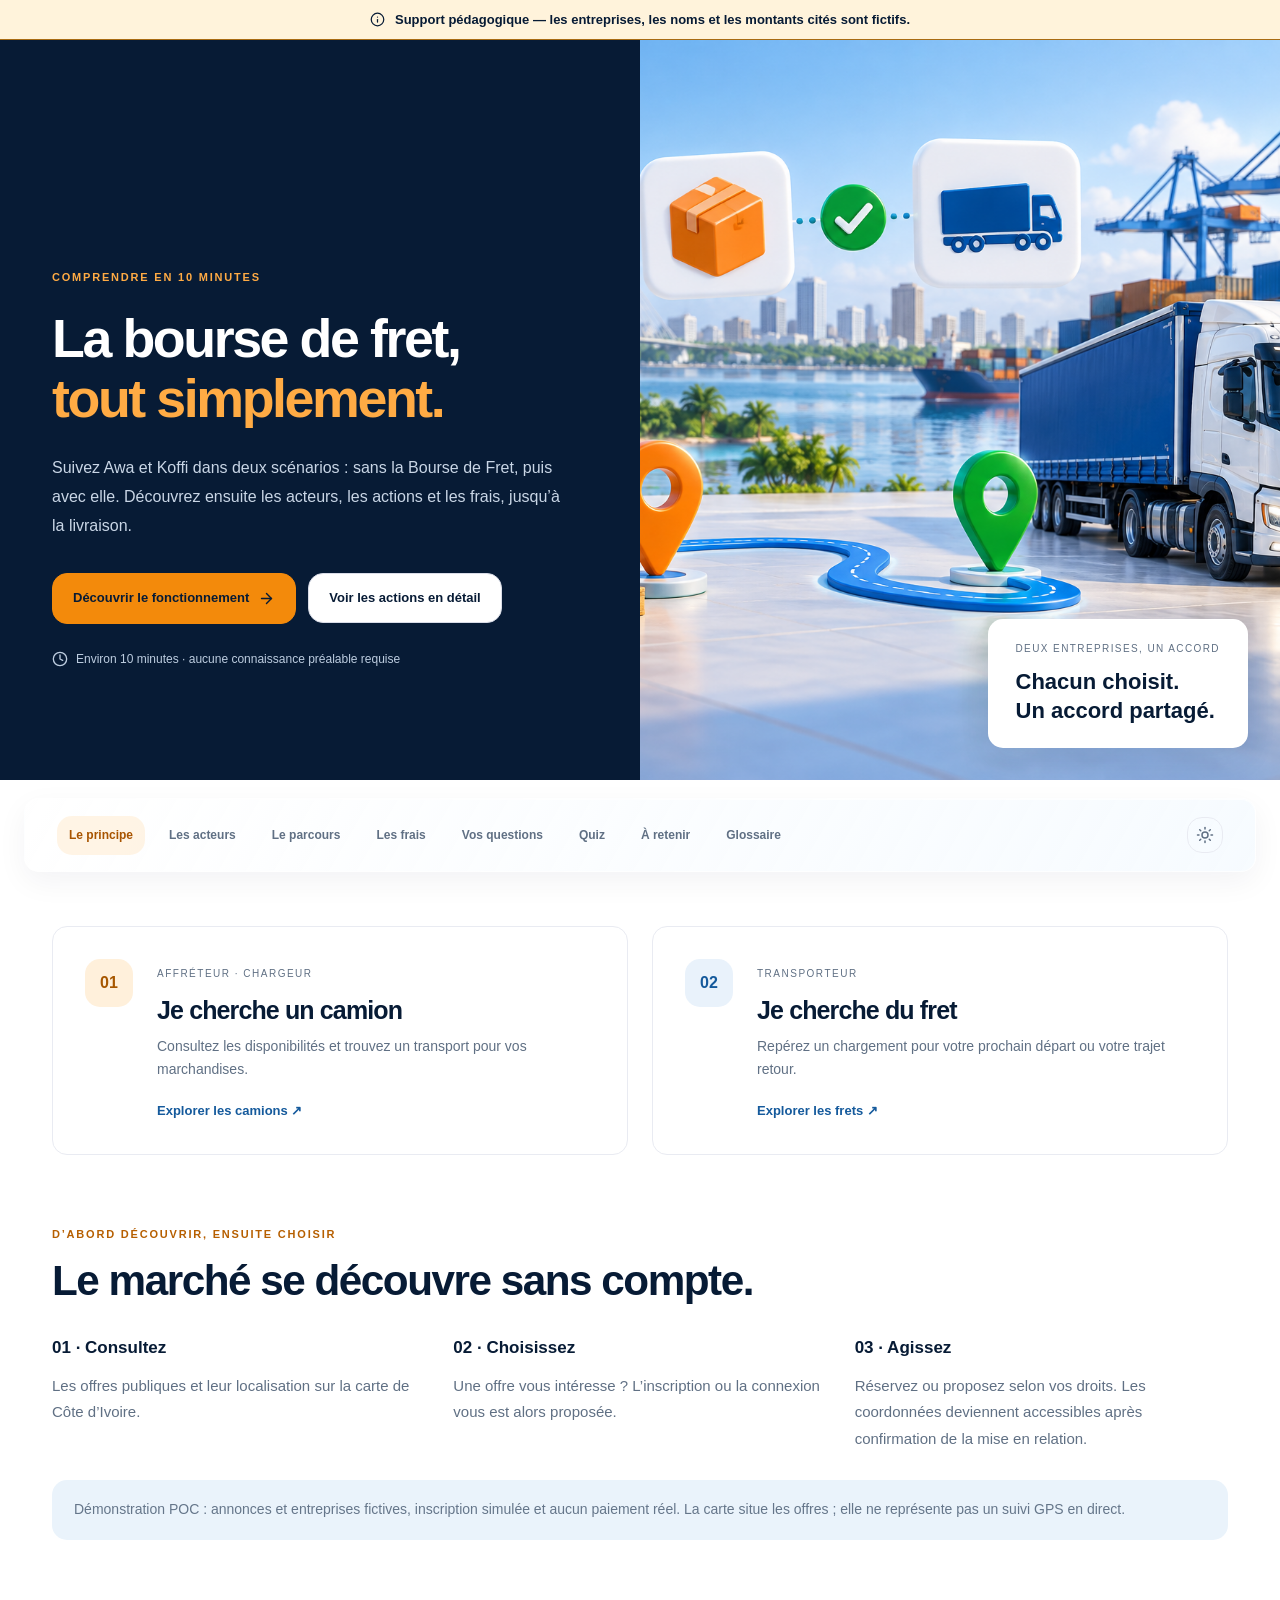
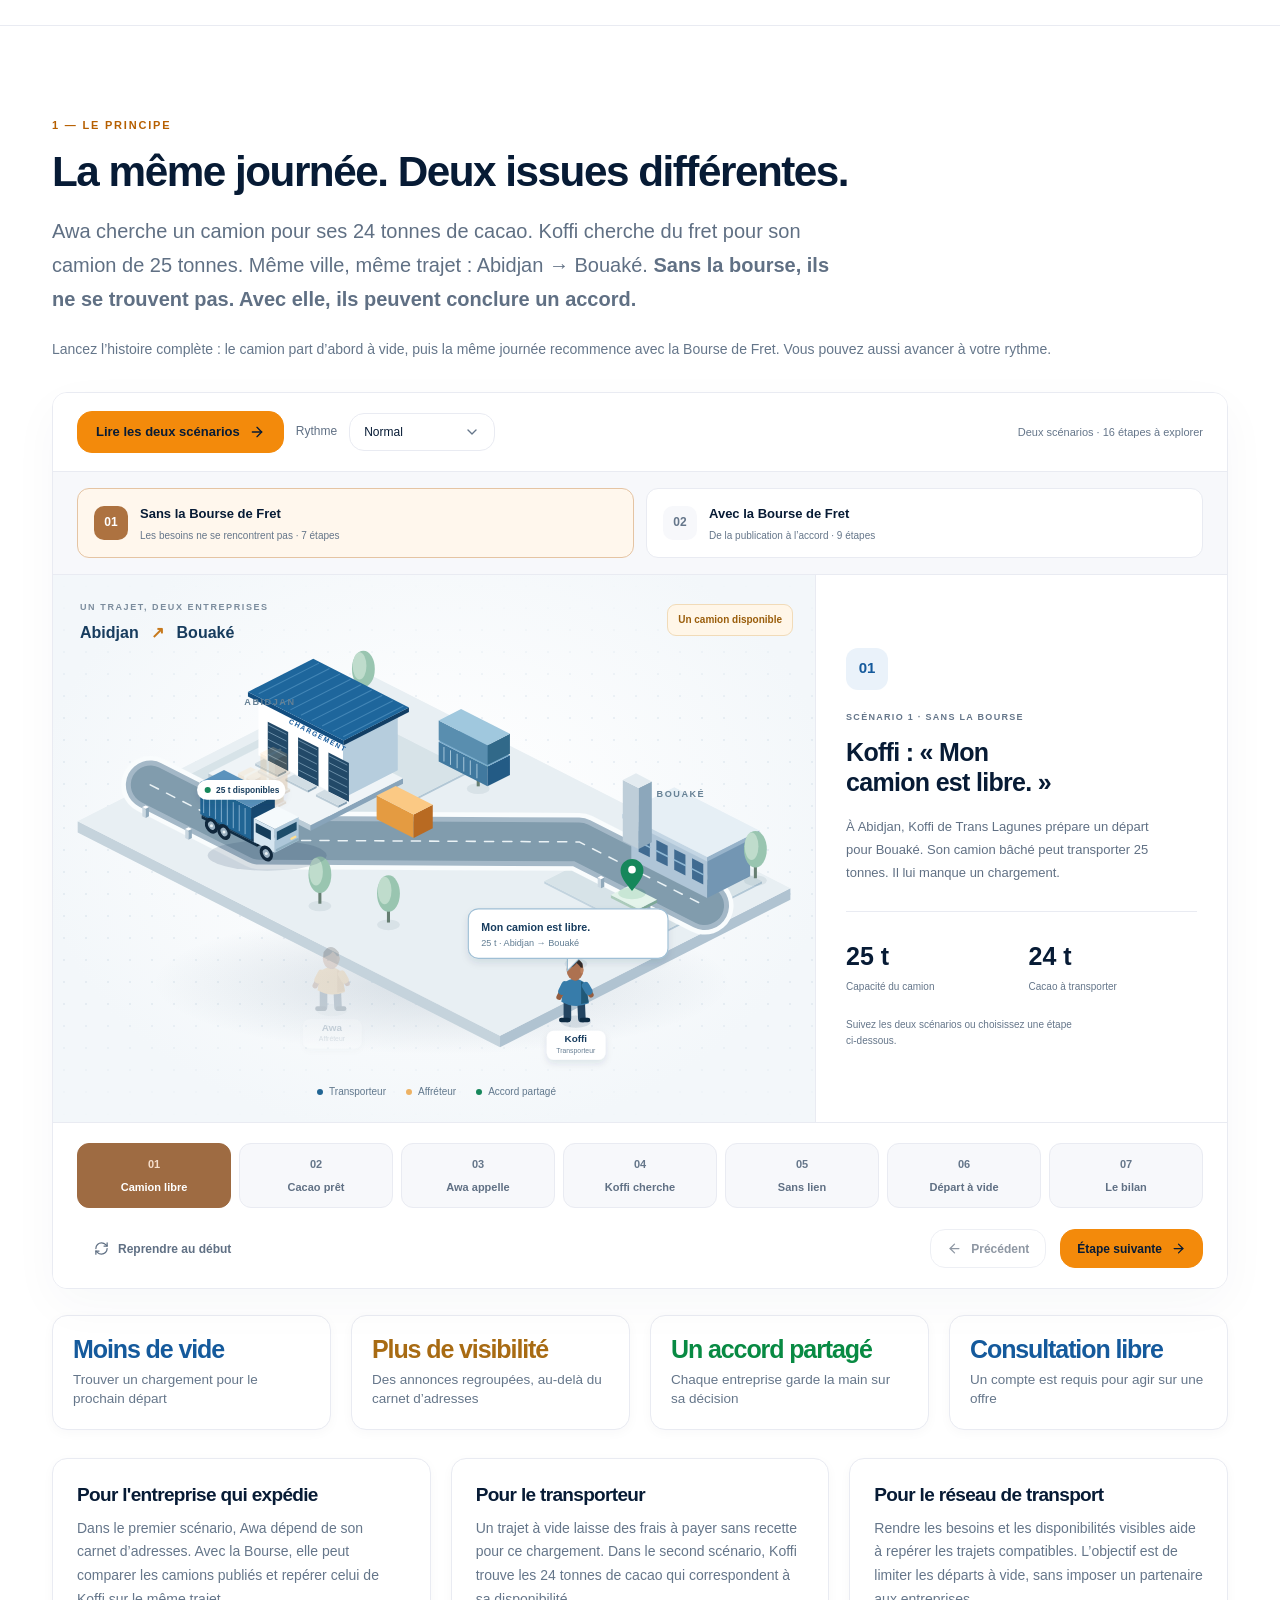
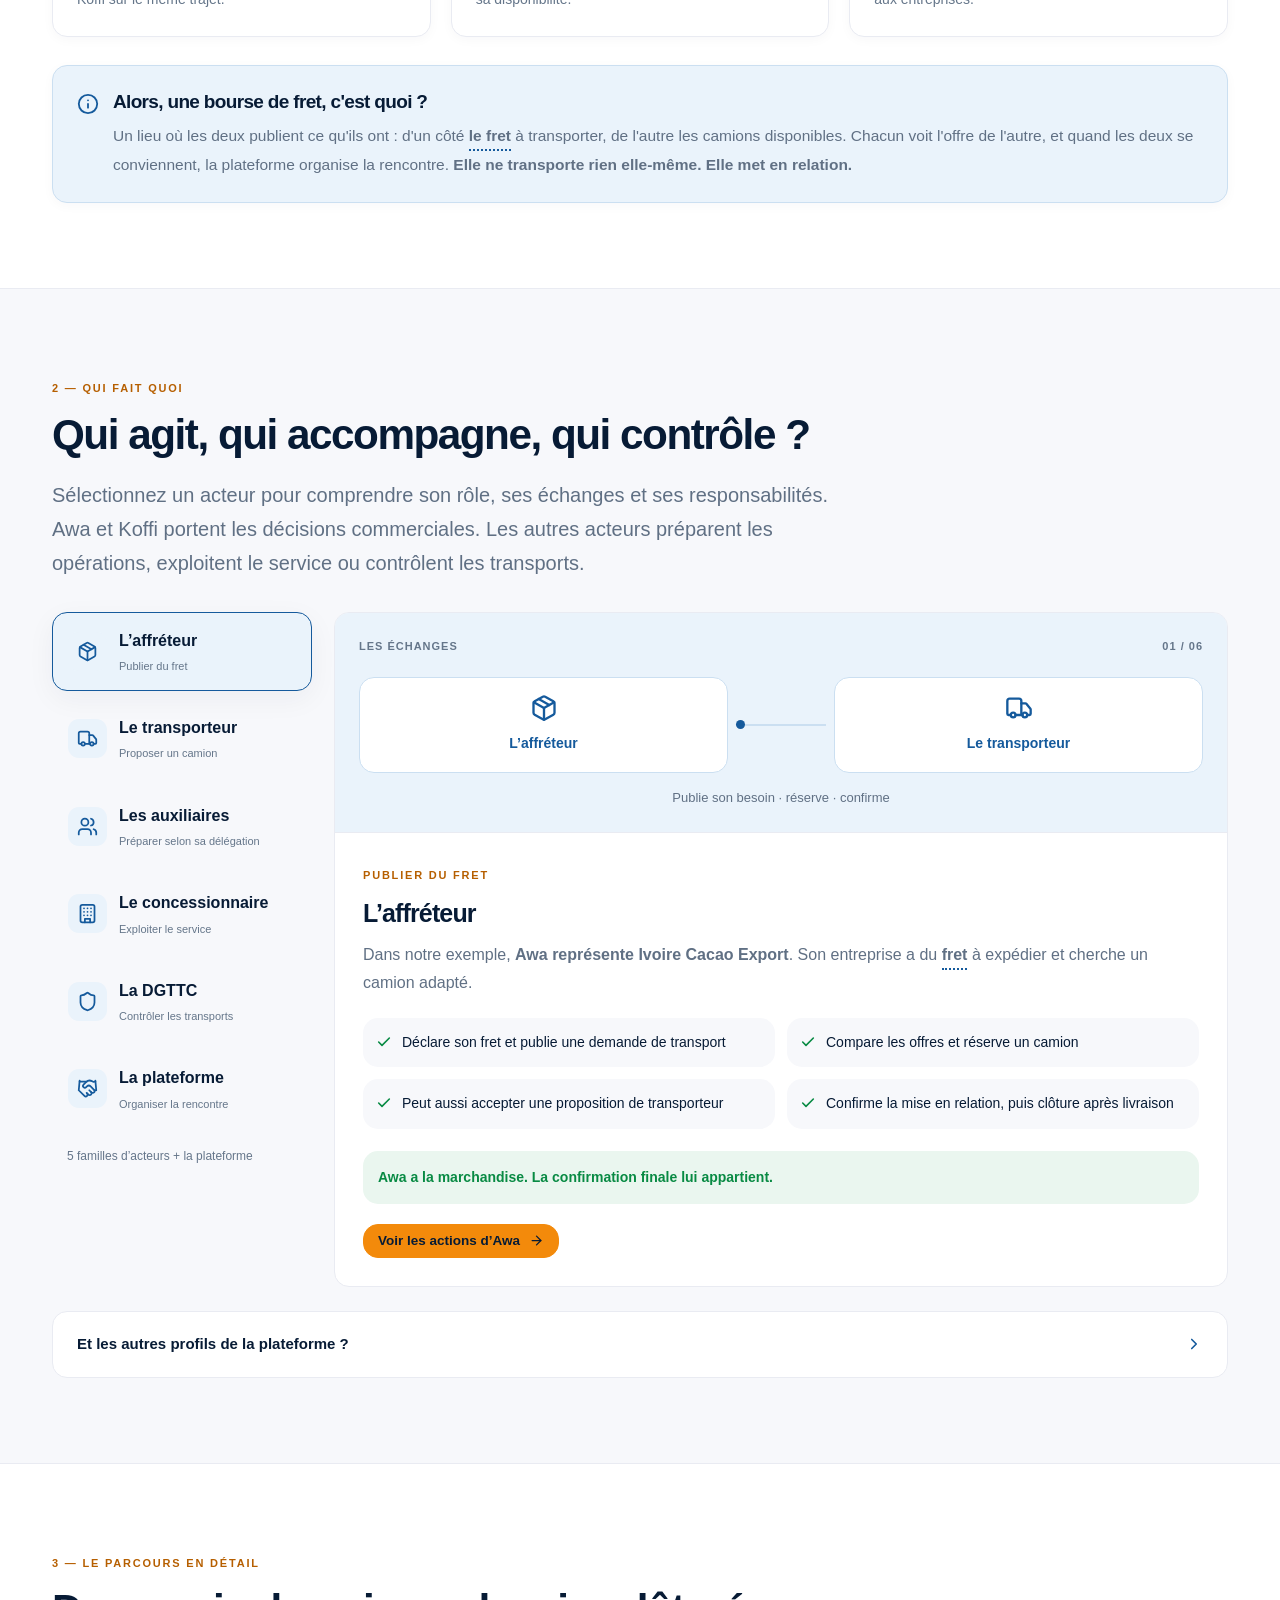
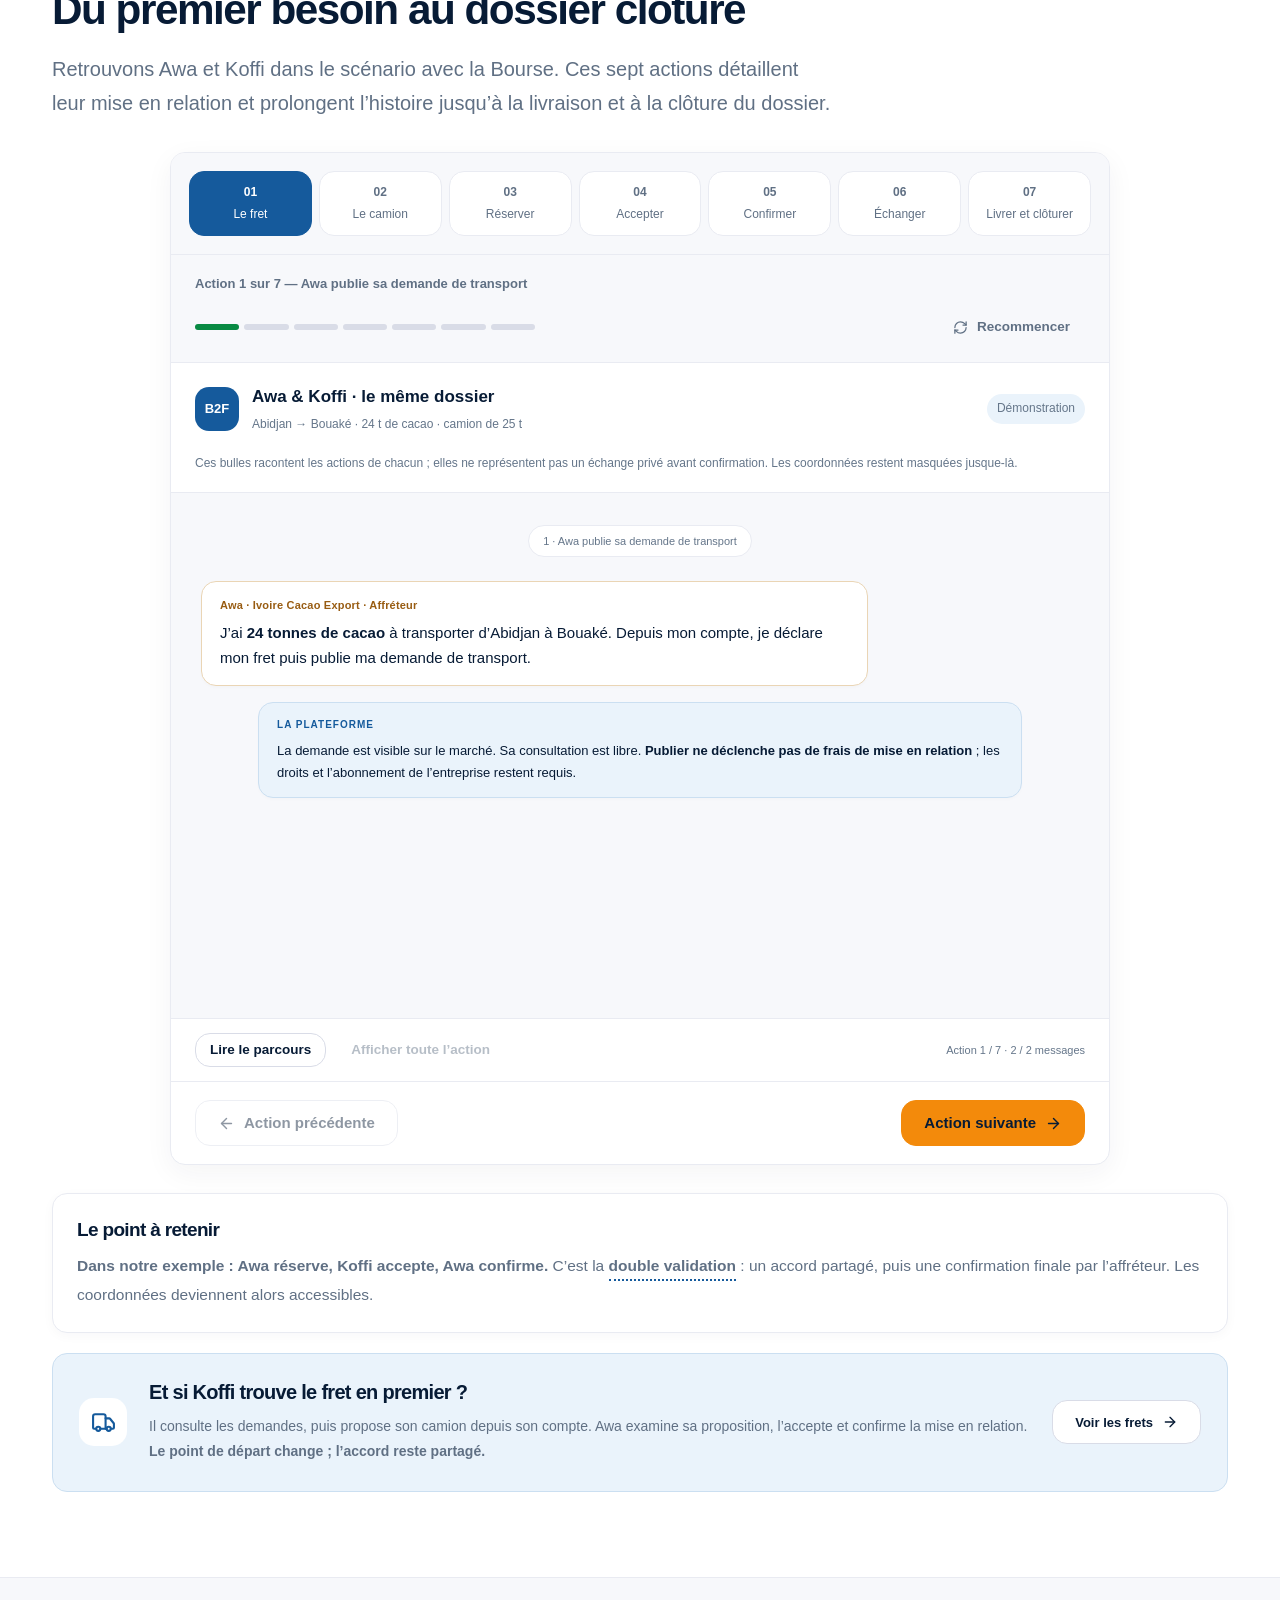
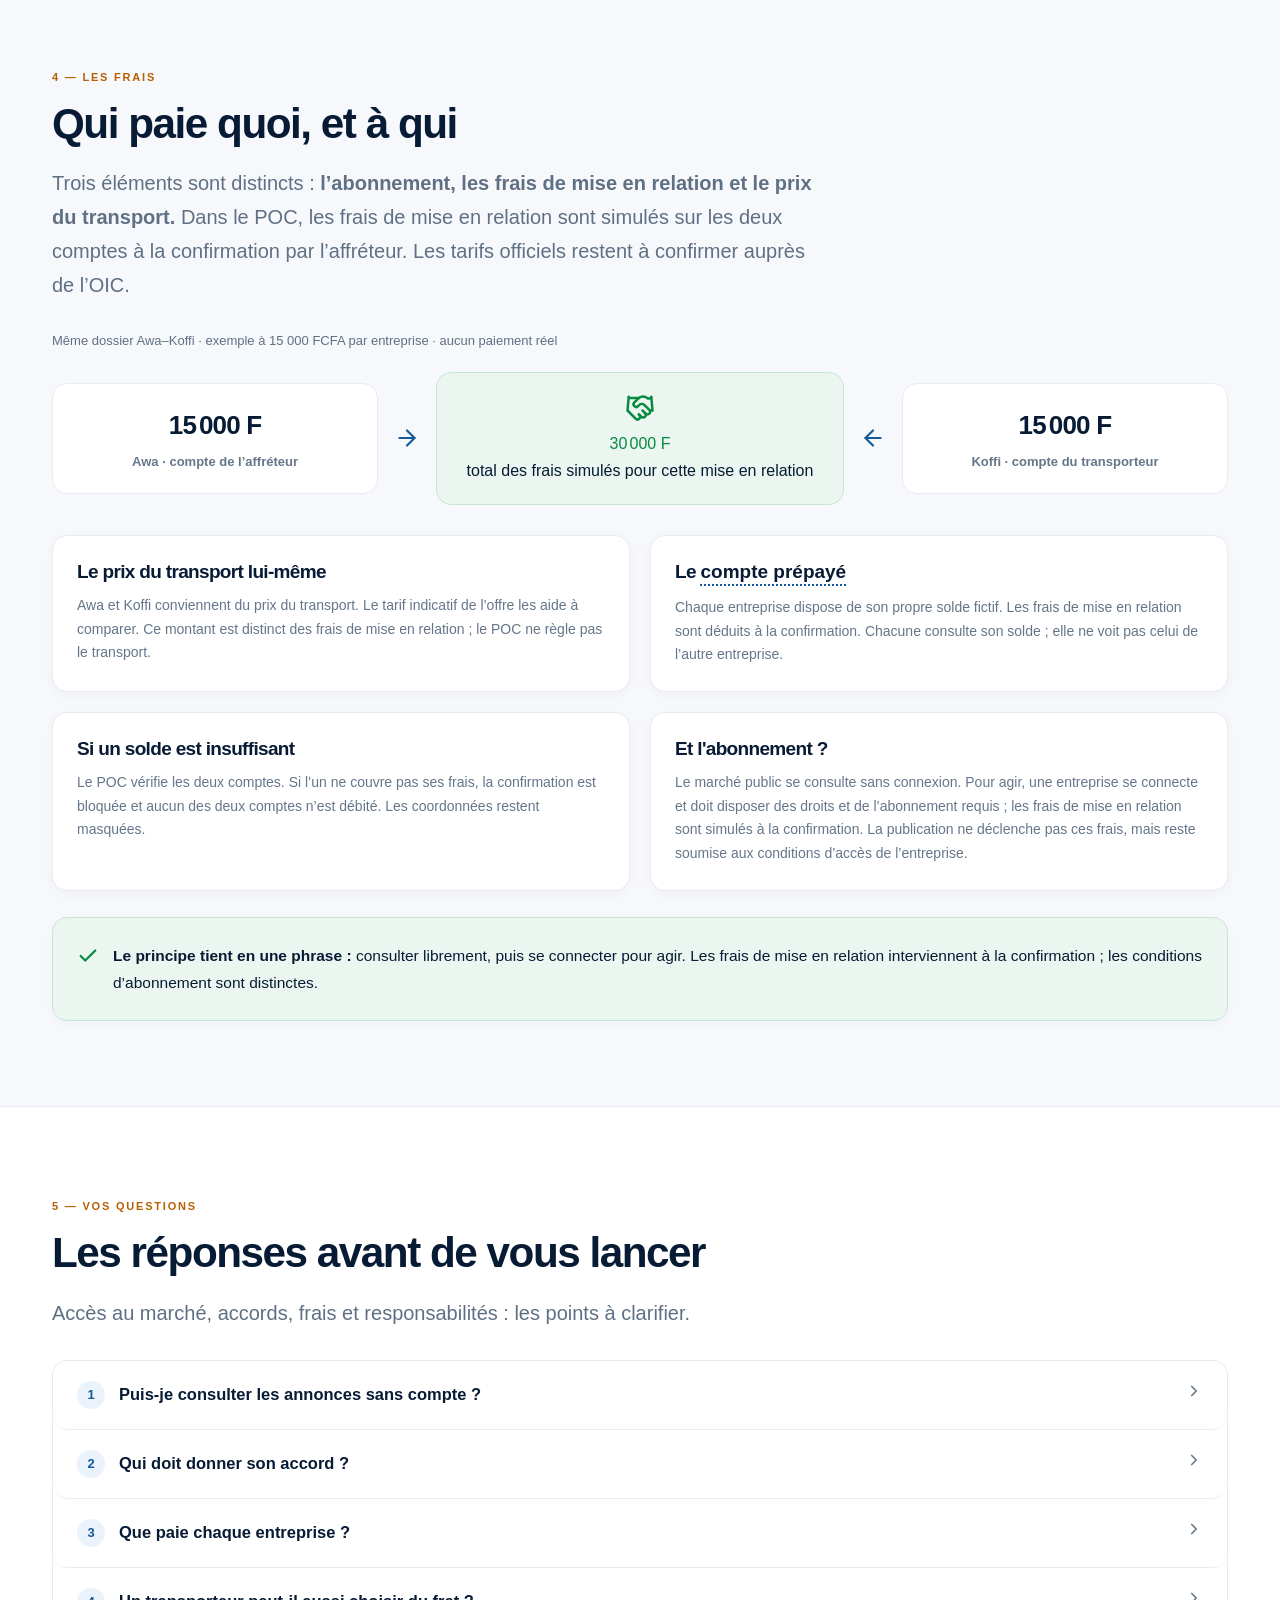
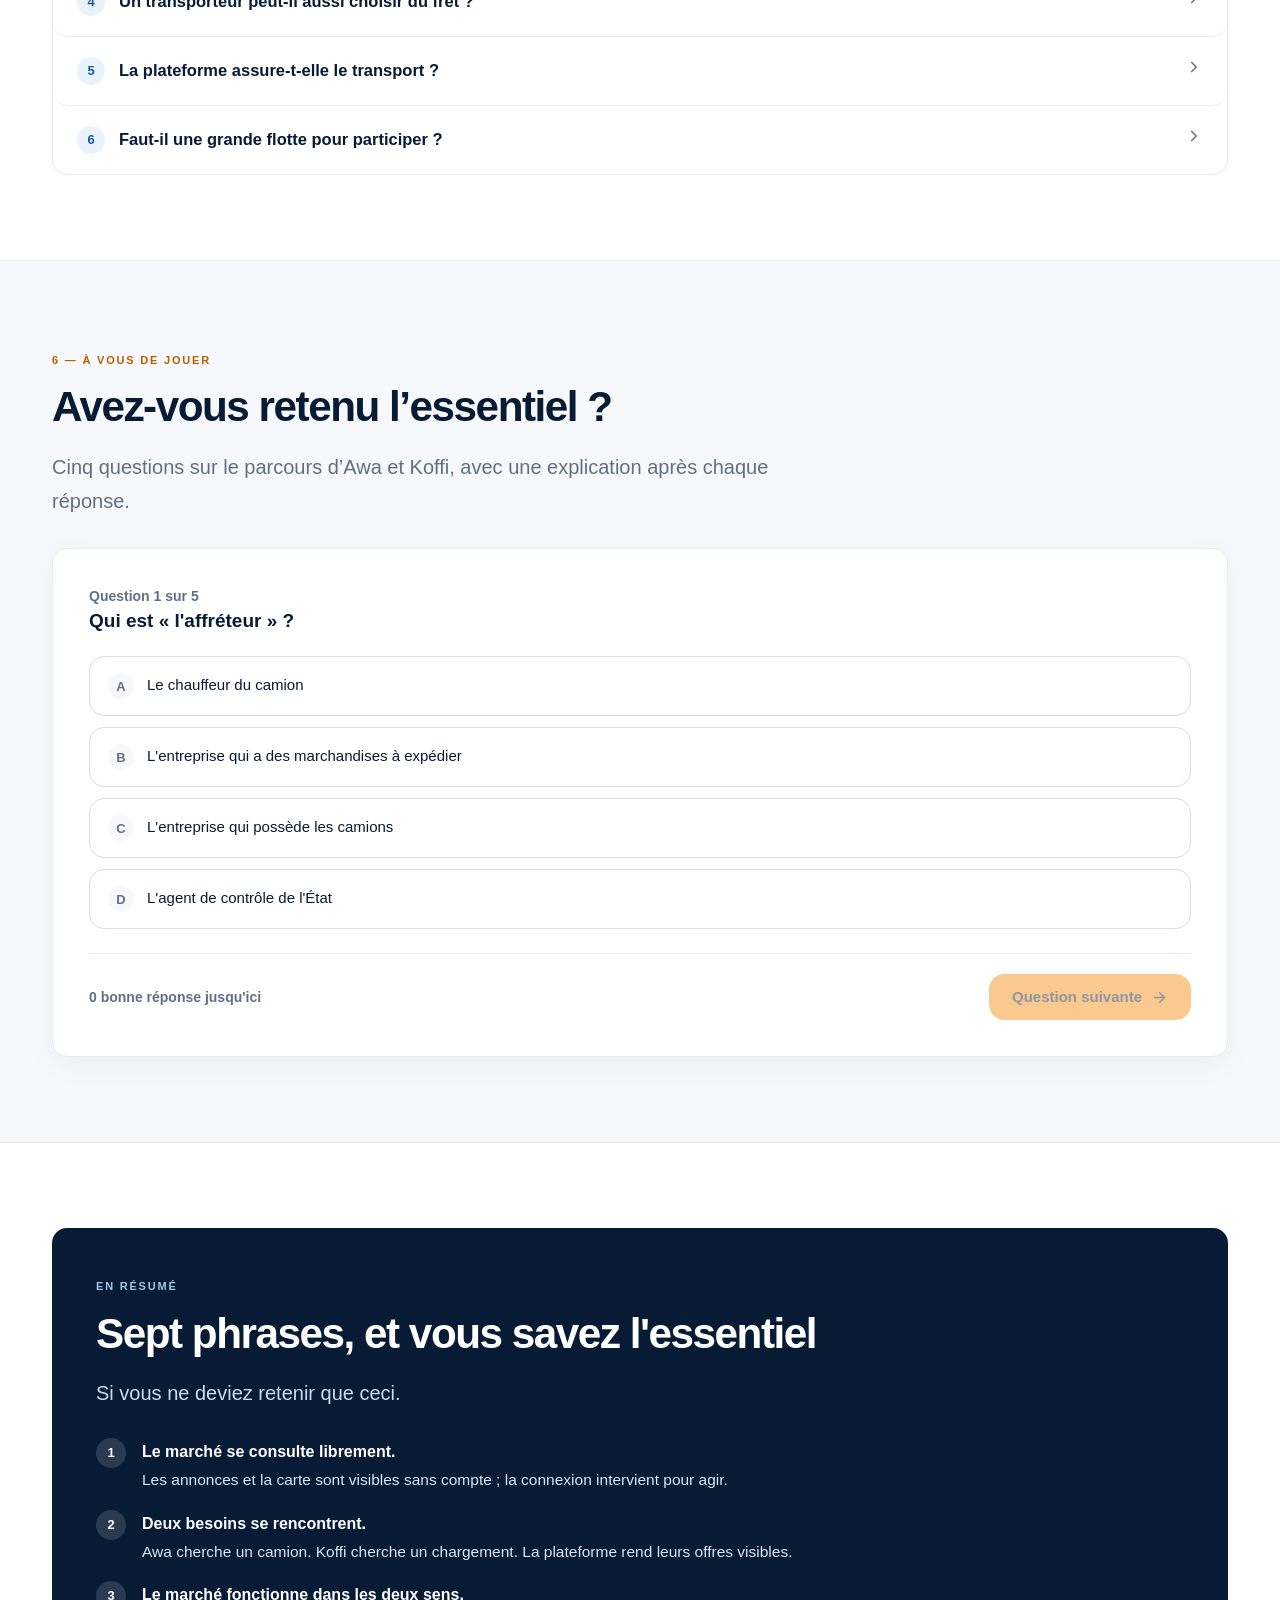
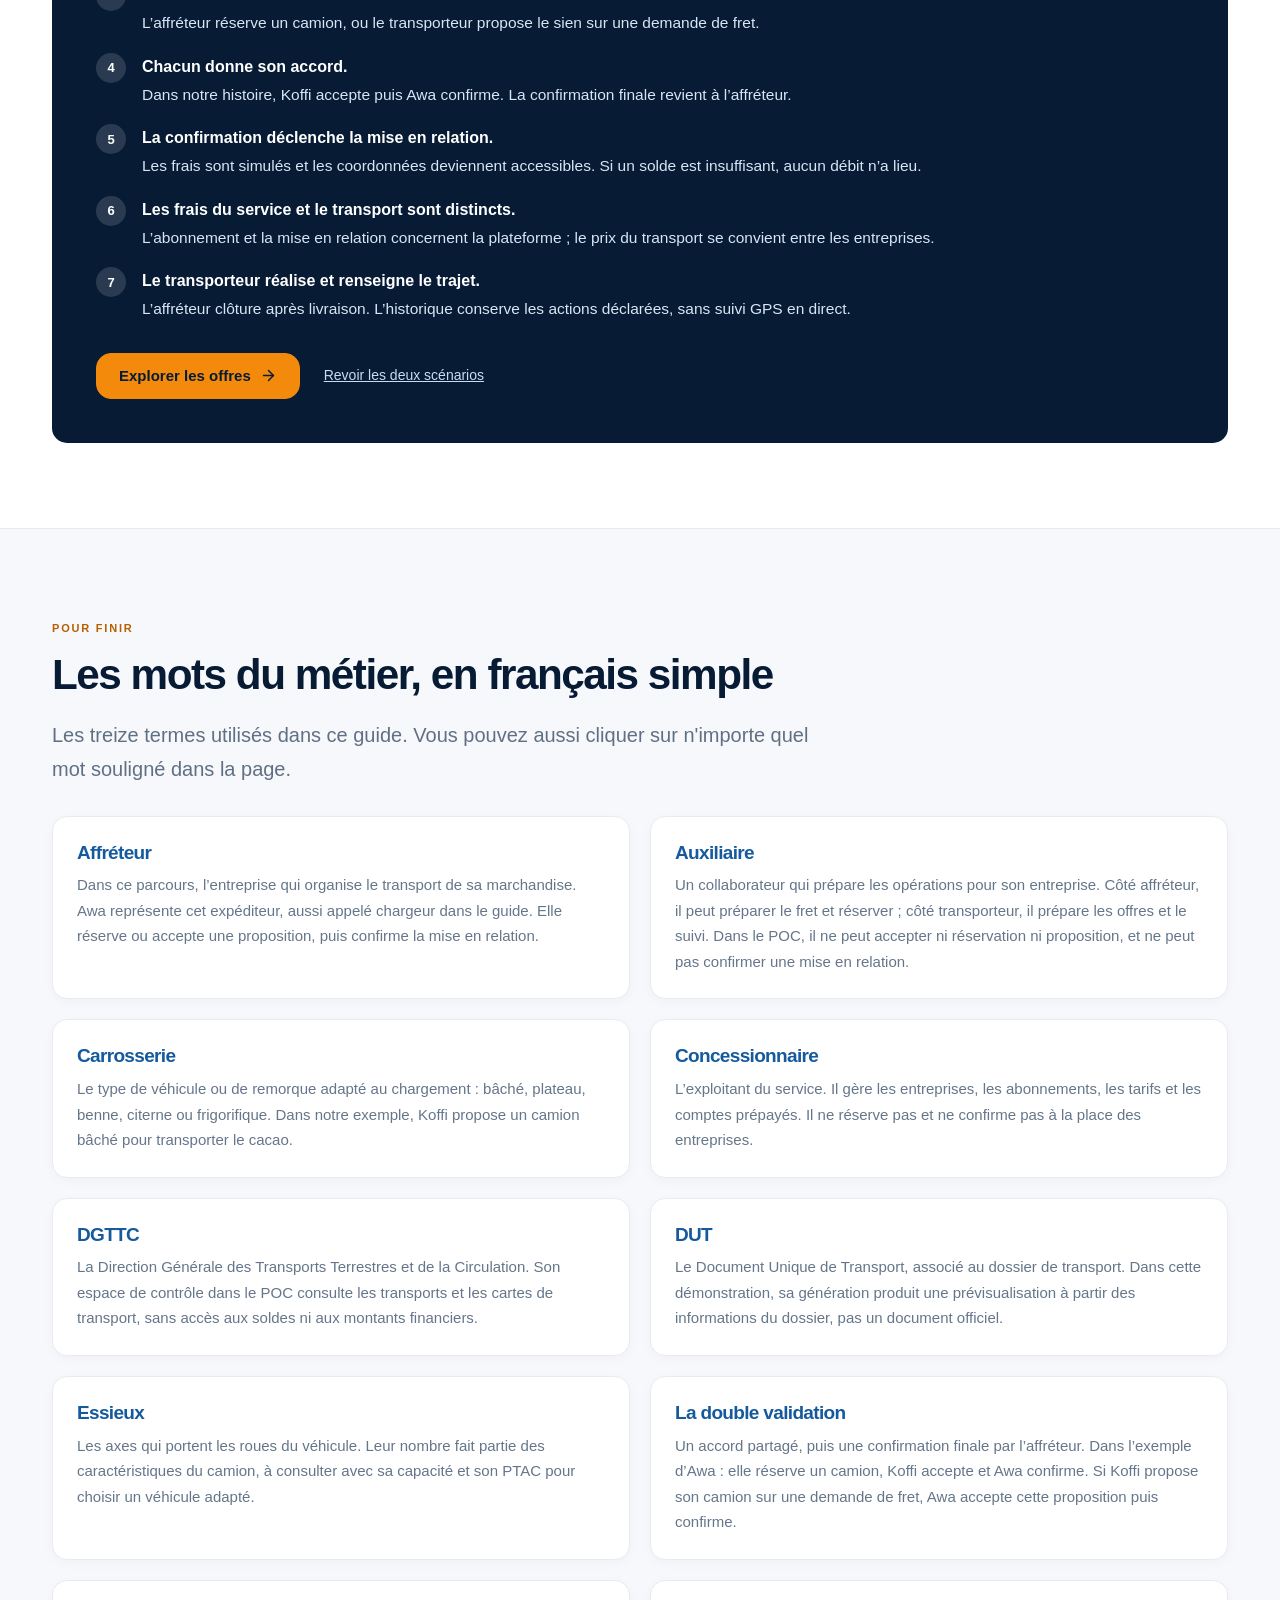
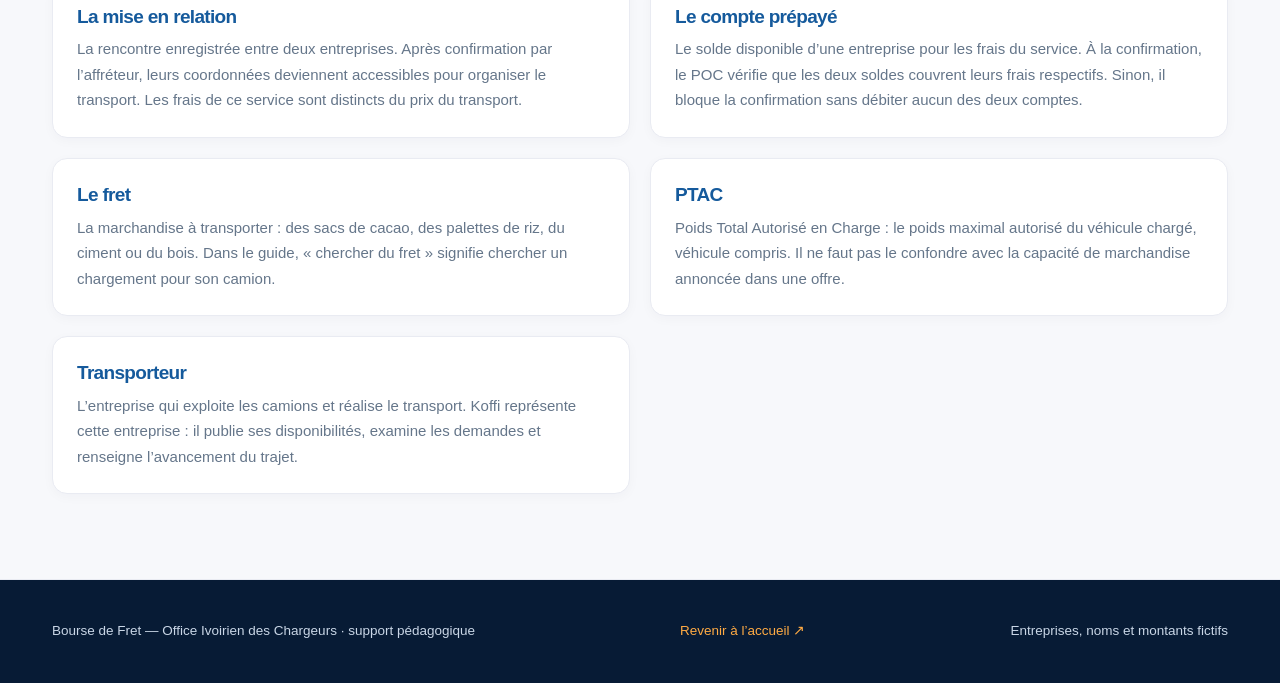
<file: comprendre.html>
<!DOCTYPE html>
<html lang="fr" data-theme="light">
<head>
<meta charset="UTF-8">
<meta name="viewport" content="width=device-width, initial-scale=1.0">
<title>Comprendre la Bourse de Fret — Office Ivoirien des Chargeurs</title>
<meta name="description" content="Explication interactive du fonctionnement d'une bourse de fret, pour qui n'en a jamais entendu parler.">
<style>
/* ==========================================================================
   Page pédagogique B2F — autonome, aucune dépendance réseau.
   Jetons repris du design system B2F (cf. 02-design-system-b2f.md).
   ========================================================================== */
:root{
  --bg:#f6f8fc; --surface:#fff; --surface-2:#f7f8fb; --surface-sunken:#eef0f6;
  --text:#122b46; --text-secondary:#52657c; --text-muted:#65768a;
  --border:#e9ebf2; --border-strong:#d9dce7; --border-hairline:#f0f1f6;
  --accent:#155a9c; --accent-hover:#104b85; --accent-soft:#e9f2fb;
  --accent-soft-border:#cee1f5; --accent-ring:#155a9c30;
  --navy:#163f6e;
  --signature:#088a43; --signature-hover:#066f35;
  --signature-soft:#eaf6ef; --signature-soft-border:#c5e6d3; --signature-on:#fff;
  --success:#168766; --success-soft:#e4f6ee;
  --warning:#a86b13; --warning-soft:#fff3db;
  --error:#d64e67;   --error-soft:#fdebf0;
  --r-sm:6px; --r-md:8px; --r-lg:12px; --r-xl:16px; --r-pill:999px; --r-control:7px;
  --sh-1:0 3px 12px #25283908; --sh-2:0 8px 28px #2528390d; --sh-3:0 16px 50px #122b4618;
  --s1:4px; --s2:8px; --s3:16px; --s4:24px; --s5:32px; --s6:48px;
  --font:'Instrument Sans',-apple-system,BlinkMacSystemFont,'Segoe UI',Helvetica,Arial,sans-serif;
}
:root[data-theme="dark"]{
  color-scheme:dark;
  --bg:#1a1a1a; --surface:#242424; --surface-2:#2a2a2a; --surface-sunken:#303030;
  --text:#ececf3; --text-secondary:#b0b0bd; --text-muted:#9b9ba9;
  --border:#343438; --border-strong:#4c4c55; --border-hairline:#2e2e32;
  --accent:#80baf0; --accent-hover:#a7d4fa; --accent-soft:#20364a; --accent-soft-border:#335978;
  --navy:#16233a;
  --signature:#5ecfc0; --signature-soft:#153b37; --signature-soft-border:#2a5f59; --signature-on:#08322e;
  --success:#67c9a3; --success-soft:#163b31;
  --warning:#edc16e; --warning-soft:#443821;
  --error:#fa90a5;   --error-soft:#48272f;
  --sh-1:none; --sh-2:none; --sh-3:0 16px 50px #0006;
}

*,*::before,*::after{box-sizing:border-box}
html{-webkit-text-size-adjust:100%;scroll-behavior:smooth}
body{
  margin:0;font-family:var(--font);background:var(--bg);color:var(--text);
  font-size:16px;font-weight:500;line-height:1.65;-webkit-font-smoothing:antialiased;
}
h1,h2,h3,h4{margin:0;font-weight:700;letter-spacing:-.4px;line-height:1.25}
h1{font-size:clamp(30px,4.4vw,48px);letter-spacing:-1.3px}
h2{font-size:clamp(24px,3vw,32px);letter-spacing:-.8px}
h3{font-size:19px}
p{margin:0}
ul{margin:0;padding:0;list-style:none}
button{font-family:inherit}
a{color:var(--accent)}
:focus-visible{outline:2px solid var(--accent);outline-offset:3px;border-radius:4px}
.sr-only{position:absolute;width:1px;height:1px;padding:0;margin:-1px;overflow:hidden;clip:rect(0,0,0,0);white-space:nowrap;border:0}
[hidden]{display:none!important}

/* ---------- Mise en page ---------- */
.wrap{max-width:1080px;margin-inline:auto;padding-inline:24px}
section{padding-block:clamp(48px,7vw,86px)}
section+section{border-top:1px solid var(--border)}
.eyebrow{
  display:inline-flex;align-items:center;gap:8px;font-size:12px;font-weight:700;
  letter-spacing:1.4px;text-transform:uppercase;color:var(--accent);margin-bottom:14px;
}
.lede{font-size:clamp(17px,2vw,20px);color:var(--text-secondary);line-height:1.7;max-width:70ch;margin-top:18px}
.note{font-size:14px;color:var(--text-muted);line-height:1.7}

/* ---------- En-tête ---------- */
.topbar{
  position:sticky;top:0;z-index:50;background:color-mix(in srgb,var(--surface) 88%,transparent);
  backdrop-filter:blur(10px);border-bottom:1px solid var(--border);
}
.topbar .wrap{display:flex;align-items:center;gap:16px;height:64px}
.logo{display:flex;align-items:center;gap:12px;font-weight:700}
.logo .mark{
  width:40px;height:40px;border-radius:10px;background:var(--navy);color:#fff;
  display:grid;place-items:center;font-size:13px;font-weight:800;letter-spacing:-.5px;flex:none;
}
.logo small{display:block;font-size:11px;font-weight:600;color:var(--text-muted);letter-spacing:.2px}
.topbar nav{margin-left:auto;display:flex;gap:4px;align-items:center}
.topbar nav a{
  font-size:13.5px;font-weight:600;color:var(--text-secondary);text-decoration:none;
  padding:8px 12px;border-radius:var(--r-control);
}
.topbar nav a:hover{background:var(--surface-2);color:var(--accent)}
.icon-btn{
  background:transparent;border:1px solid var(--border);color:var(--text-secondary);
  cursor:pointer;padding:8px;border-radius:var(--r-control);display:flex;
}
.icon-btn:hover{color:var(--accent);border-color:var(--accent-soft-border);background:var(--accent-soft)}
@media(max-width:820px){ .topbar nav a{display:none} }

/* ---------- Hero ---------- */
.hero{background:linear-gradient(180deg,var(--accent-soft),transparent);border-top:0}
.hero .wrap{display:grid;grid-template-columns:minmax(0,1.15fr) minmax(300px,.85fr);gap:clamp(28px,5vw,64px);align-items:center}
.hero h1 span{color:var(--accent)}
.hero-actions{display:flex;gap:12px;flex-wrap:wrap;margin-top:32px}
.reading-time{display:flex;align-items:center;gap:8px;font-size:13.5px;color:var(--text-muted);margin-top:22px}
@media(max-width:860px){ .hero .wrap{grid-template-columns:1fr} }

/* Illustration : camion / route */
.scene{
  background:var(--surface);border:1px solid var(--border);border-radius:var(--r-xl);
  padding:0;box-shadow:var(--sh-2);overflow:hidden;
}
.scene svg{display:block;width:100%;height:auto}
.hero-road{animation:hero-road 2.4s linear infinite}
@keyframes hero-road{to{stroke-dashoffset:-40}}
.hero-truck{animation:hero-bob 2.6s ease-in-out infinite}
@keyframes hero-bob{0%,100%{transform:translateY(0)}50%{transform:translateY(-3.5px)}}

/* ---------- Boutons ---------- */
.btn{
  display:inline-flex;align-items:center;justify-content:center;gap:9px;
  font-size:15px;font-weight:650;padding:13px 22px;border-radius:var(--r-control);
  border:1px solid transparent;cursor:pointer;line-height:1.2;text-decoration:none;
  transition:background .2s,border-color .2s,box-shadow .2s,color .2s;
}
.btn:disabled{opacity:.45;cursor:not-allowed}
.btn-primary{background:var(--accent);color:#fff;border-color:var(--accent);box-shadow:0 4px 12px #155a9c22}
.btn-primary:hover:not(:disabled){background:var(--accent-hover);border-color:var(--accent-hover)}
.btn-signature{background:var(--signature);color:var(--signature-on);border-color:var(--signature)}
.btn-signature:hover:not(:disabled){background:var(--signature-hover);border-color:var(--signature-hover)}
.btn-secondary{background:var(--surface);color:var(--text);border-color:var(--border-strong)}
.btn-secondary:hover:not(:disabled){border-color:var(--text-secondary)}
.btn-ghost{background:transparent;color:var(--text-secondary);border-color:transparent}
.btn-ghost:hover:not(:disabled){background:var(--surface-2);color:var(--text)}
.btn-sm{padding:8px 14px;font-size:13.5px}

/* ---------- Cartes ---------- */
.card{
  background:var(--surface);border:1px solid var(--border);border-radius:var(--r-lg);
  padding:24px;box-shadow:var(--sh-1);
}
.grid{display:grid;gap:20px}
.grid-2{grid-template-columns:repeat(auto-fit,minmax(300px,1fr))}
.grid-3{grid-template-columns:repeat(auto-fit,minmax(250px,1fr))}

/* ---------- Glossaire ---------- */
.term{
  border:0;background:none;padding:0;font:inherit;color:inherit;cursor:help;
  border-bottom:2px dotted var(--accent);font-weight:650;
}
.term:hover{color:var(--accent)}
.glossary-pop{
  position:fixed;z-index:200;max-width:330px;background:var(--surface);
  border:1px solid var(--accent-soft-border);border-radius:var(--r-md);
  padding:16px 18px;box-shadow:var(--sh-3);font-size:14.5px;line-height:1.65;
}
.glossary-pop strong{display:block;color:var(--accent);margin-bottom:5px;font-size:15px}
.glossary-pop .close{
  position:absolute;top:8px;right:8px;background:none;border:0;cursor:pointer;
  color:var(--text-muted);padding:5px;border-radius:50%;display:flex;
}
.glossary-pop .close:hover{background:var(--surface-2);color:var(--text)}

/* ---------- Scène animée ---------- */
.stage{
  background:var(--surface);border:1px solid var(--border);border-radius:var(--r-xl);
  overflow:hidden;box-shadow:var(--sh-2);margin-top:30px;
}
.stage-canvas{position:relative;overflow:hidden;background:linear-gradient(180deg,var(--accent-soft) 0%,var(--surface) 62%)}
:root[data-theme="dark"] .stage-canvas{background:linear-gradient(180deg,#1d2a38 0%,var(--surface) 62%)}
/* Hauteur fixe : le cadrage (viewBox) bouge, pas la mise en page. */
.stage-canvas svg{display:block;width:100%;height:clamp(290px,34vw,400px)}

.stage-caption{
  border-top:1px solid var(--border);padding:20px 26px;display:flex;gap:16px;align-items:flex-start;
  min-height:104px;background:var(--surface);
}
.stage-caption .num{
  width:34px;height:34px;border-radius:50%;flex:none;display:grid;place-items:center;
  font-size:14px;font-weight:800;background:var(--accent);color:#fff;
}
.stage-caption.bad .num{background:var(--error)}
.stage-caption.good .num{background:var(--signature)}
.stage-caption h3{font-size:18px;margin-bottom:5px}
.stage-caption p{font-size:15px;color:var(--text-secondary);line-height:1.7;max-width:74ch}

.stage-controls{
  display:flex;align-items:center;gap:14px;flex-wrap:wrap;
  padding:16px 26px;border-top:1px solid var(--border);background:var(--surface-2);
}
.stage-dots{display:flex;gap:6px;margin-right:auto}
.stage-dots button{
  width:11px;height:11px;border-radius:50%;border:0;padding:0;cursor:pointer;
  background:var(--border-strong);transition:background .25s,transform .25s;
}
.stage-dots button.done{background:var(--accent-soft-border)}
.stage-dots button.active{background:var(--accent);transform:scale(1.35)}

/* Le trait de mise en relation : un flux qui circule entre les deux écrans */
#link-line{animation:flux 1.1s linear infinite}
@keyframes flux{to{stroke-dashoffset:-28}}
@media(prefers-reduced-motion:reduce){#link-line{animation:none}}

/* Bulles de dialogue dans la scène */
.bubble-text{font:600 13px var(--font);fill:var(--text)}
.bubble-text.small{font-size:11.5px;fill:var(--text-secondary);font-weight:500}
.city-label{font:700 12px var(--font);fill:var(--text-muted);letter-spacing:1.2px}
.screen-text{font:700 10px var(--font);fill:#fff}

/* Chiffres du bilan, sous la scène */
.stat-row{display:grid;grid-template-columns:repeat(auto-fit,minmax(168px,1fr));gap:20px;margin-top:26px}
.stat-box{
  background:var(--surface);border:1px solid var(--border);border-radius:var(--r-lg);
  padding:20px;box-shadow:var(--sh-1);
}
.stat-box b{display:block;font-size:31px;font-weight:750;letter-spacing:-1.1px;line-height:1.1;font-variant-numeric:tabular-nums}
.stat-box span{display:block;font-size:13.5px;color:var(--text-muted);margin-top:6px;line-height:1.45}

/* ---------- Acteurs ---------- */
.actor{
  background:var(--surface);border:1px solid var(--border);border-radius:var(--r-lg);
  padding:22px;align-self:start;
  transition:border-color .2s,box-shadow .2s,background .2s;
}
.actor:hover{border-color:var(--accent-soft-border);box-shadow:var(--sh-2)}
.actor.is-open{border-color:var(--accent-soft-border);background:var(--accent-soft)}
/* Seul l'en-tête est le contrôle : le corps contient des boutons de glossaire,
   qu'un <button> englobant ne peut pas légalement contenir. */
.actor-head{
  display:flex;align-items:center;gap:14px;width:100%;
  background:none;border:0;padding:0;margin:0;font:inherit;color:inherit;
  text-align:left;cursor:pointer;
}
.actor-head:focus-visible{outline:2px solid var(--accent);outline-offset:5px;border-radius:var(--r-sm)}
.actor-ident{min-width:0}
.actor-chevron{margin-left:auto;display:flex;color:var(--text-muted);transition:transform .2s,color .2s}
.actor.is-open .actor-chevron{transform:rotate(90deg);color:var(--accent)}
.actor-icon{
  width:46px;height:46px;border-radius:12px;display:grid;place-items:center;flex:none;
  background:var(--accent-soft);color:var(--accent);
}
.actor.is-open .actor-icon{background:var(--surface)}
.actor h3{font-size:17px}
.actor .role{font-size:13px;color:var(--text-muted);font-weight:600}
.actor-key{margin-top:14px;color:var(--signature);font-weight:650}
.actor-body{margin-top:16px;padding-top:16px;border-top:1px solid var(--border);font-size:14.5px;color:var(--text-secondary);line-height:1.7}
.actor-body strong{color:var(--text)}
.actor-body ul{margin-top:10px;display:grid;gap:7px}
.actor-body li{display:flex;gap:9px;align-items:flex-start}
.actor-body li svg{color:var(--signature);flex:none;margin-top:4px}

/* ---------- Simulation du parcours ---------- */
.sim{background:var(--surface);border:1px solid var(--border);border-radius:var(--r-xl);overflow:hidden;box-shadow:var(--sh-2)}
.sim-head{
  display:flex;align-items:center;justify-content:space-between;gap:16px;flex-wrap:wrap;
  padding:18px 24px;background:var(--surface-2);border-bottom:1px solid var(--border);
}
.sim-progress{display:flex;gap:5px;flex:1;min-width:180px;max-width:340px}
.sim-progress i{flex:1;height:6px;border-radius:3px;background:var(--border-strong);transition:background .3s}
.sim-progress i.done{background:var(--accent)}
.sim-progress i.current{background:var(--signature)}
.sim-step-label{font-size:13px;font-weight:700;color:var(--text-secondary);white-space:nowrap}

.sim-stage{display:grid;grid-template-columns:1fr 1fr;gap:1px;background:var(--border)}
.sim-side{background:var(--surface);padding:24px;min-height:290px}
.sim-side.acting{background:var(--accent-soft)}
.sim-side-head{display:flex;align-items:center;gap:11px;margin-bottom:18px}
.sim-avatar{
  width:42px;height:42px;border-radius:50%;display:grid;place-items:center;flex:none;
  font-weight:750;font-size:13px;background:var(--surface-2);color:var(--text-secondary);
  border:1px solid var(--border-strong);
}
.sim-side.acting .sim-avatar{background:var(--accent);color:#fff;border-color:var(--accent)}
.sim-side-head strong{display:block;font-size:15.5px}
.sim-side-head span{display:block;font-size:12.5px;color:var(--text-muted);font-weight:600}
.sim-badge{
  display:inline-flex;align-items:center;gap:6px;font-size:12px;font-weight:700;
  padding:5px 11px;border-radius:5px;margin-bottom:14px;
}
.sim-badge.wait{background:var(--surface-sunken);color:var(--text-secondary)}
.sim-badge.act{background:var(--warning-soft);color:var(--warning)}
.sim-badge.ok{background:var(--signature-soft);color:var(--signature)}
.sim-badge.done{background:var(--success-soft);color:var(--success)}
.sim-text{font-size:14.5px;color:var(--text-secondary);line-height:1.75}
.sim-text strong{color:var(--text)}
.sim-wallet{
  margin-top:18px;border:1px solid var(--border);border-radius:var(--r-md);
  padding:12px 14px;display:flex;align-items:center;justify-content:space-between;gap:12px;
  background:var(--surface);font-size:13.5px;
}
.sim-wallet span{color:var(--text-muted);font-weight:600}
.sim-wallet b{font-size:16px;font-variant-numeric:tabular-nums;font-weight:750}
.sim-wallet.debited{border-color:var(--error);background:var(--error-soft)}
.sim-wallet.debited b{color:var(--error)}

.sim-middle{
  grid-column:1/-1;background:var(--surface-2);padding:20px 24px;border-top:1px solid var(--border);
  display:flex;align-items:flex-start;gap:12px;font-size:14.5px;line-height:1.7;
}
.sim-middle svg{color:var(--accent);flex:none;margin-top:3px}
.sim-middle strong{color:var(--text)}
.sim-foot{display:flex;align-items:center;justify-content:space-between;gap:12px;flex-wrap:wrap;padding:18px 24px;border-top:1px solid var(--border)}
@media(max-width:760px){ .sim-stage{grid-template-columns:1fr} .sim-side{min-height:0} }

/* ---------- Argent ---------- */
.money-flow{display:grid;grid-template-columns:1fr auto 1.25fr auto 1fr;gap:16px;align-items:center;margin:26px 0}
.money-box{
  background:var(--surface);border:1px solid var(--border);border-radius:var(--r-lg);
  padding:20px;text-align:center;
}
.money-box .amount{font-size:26px;font-weight:750;font-variant-numeric:tabular-nums;letter-spacing:-.8px}
.money-box .who{font-size:13px;color:var(--text-muted);font-weight:650;margin-top:4px}
.money-arrow{display:grid;place-items:center;color:var(--accent)}
.money-center{
  background:var(--signature-soft);border:1px solid var(--signature-soft-border);
  border-radius:var(--r-lg);padding:20px;text-align:center;
}
@media(max-width:860px){ .money-flow{grid-template-columns:1fr} .money-arrow{transform:rotate(90deg)!important} }

/* ---------- Idées reçues ---------- */
.faq{border:1px solid var(--border);border-radius:var(--r-lg);overflow:hidden;background:var(--surface)}
.faq details{border-bottom:1px solid var(--border)}
.faq details:last-child{border-bottom:0}
.faq summary{
  list-style:none;cursor:pointer;padding:20px 24px;font-size:16.5px;font-weight:650;
  display:flex;align-items:center;gap:14px;
}
.faq summary::-webkit-details-marker{display:none}
.faq summary:hover{background:var(--surface-2)}
.faq summary .chev{margin-left:auto;color:var(--text-muted);transition:transform .2s;flex:none}
.faq details[open] summary .chev{transform:rotate(90deg)}
.faq .answer{padding:0 24px 22px 62px;font-size:15px;color:var(--text-secondary);line-height:1.75}
.faq .answer strong{color:var(--text)}
.faq .tag{
  width:28px;height:28px;border-radius:50%;display:grid;place-items:center;flex:none;
  font-size:13px;font-weight:800;background:var(--accent-soft);color:var(--accent);
}

/* ---------- Quiz ---------- */
.quiz{background:var(--surface);border:1px solid var(--border);border-radius:var(--r-xl);padding:clamp(24px,4vw,36px);box-shadow:var(--sh-2)}
.quiz-q{font-size:19px;font-weight:700;line-height:1.4;margin-bottom:22px}
.quiz-opts{display:grid;gap:11px}
.quiz-opt{
  display:flex;align-items:flex-start;gap:13px;padding:16px 18px;border-radius:var(--r-md);
  border:1px solid var(--border-strong);background:var(--surface);cursor:pointer;
  font:inherit;font-size:15px;color:var(--text);text-align:left;transition:border-color .2s,background .2s;
}
.quiz-opt:hover:not(:disabled){border-color:var(--accent)}
.quiz-opt .letter{
  width:26px;height:26px;border-radius:var(--r-sm);display:grid;place-items:center;flex:none;
  font-size:13px;font-weight:750;background:var(--surface-2);color:var(--text-secondary);
}
.quiz-opt.right{border-color:var(--success);background:var(--success-soft)}
.quiz-opt.right .letter{background:var(--success);color:#fff}
.quiz-opt.wrong{border-color:var(--error);background:var(--error-soft)}
.quiz-opt.wrong .letter{background:var(--error);color:#fff}
.quiz-feedback{
  margin-top:20px;padding:16px 18px;border-radius:var(--r-md);font-size:14.5px;line-height:1.7;
  border:1px solid var(--accent-soft-border);background:var(--accent-soft);
}
.quiz-foot{display:flex;align-items:center;justify-content:space-between;gap:14px;flex-wrap:wrap;margin-top:24px;padding-top:20px;border-top:1px solid var(--border)}
.quiz-score{font-size:14px;font-weight:650;color:var(--text-secondary)}

/* ---------- Résumé final ---------- */
.recap{background:var(--navy);color:#fff;border-radius:var(--r-xl);padding:clamp(28px,4vw,44px)}
.recap h2{color:#fff}
.recap .lede{color:#c9dcf0}
.recap ol{counter-reset:r;display:grid;gap:16px;margin-top:28px;padding:0;list-style:none}
.recap li{display:flex;gap:16px;align-items:flex-start;counter-increment:r}
.recap li::before{
  content:counter(r);width:30px;height:30px;border-radius:50%;flex:none;
  display:grid;place-items:center;font-size:13px;font-weight:800;
  background:rgba(255,255,255,.14);color:#fff;
}
.recap li div{font-size:15.5px;line-height:1.7;color:#d8e6f4}
.recap li strong{color:#fff;display:block;font-size:16px;margin-bottom:2px}

footer{padding-block:40px;border-top:1px solid var(--border);color:var(--text-muted);font-size:13.5px}
footer .wrap{display:flex;justify-content:space-between;gap:16px;flex-wrap:wrap}

.demo-ribbon{
  background:var(--warning-soft);color:var(--text);border-bottom:1px solid var(--warning);
  padding:9px 16px;font-size:13px;font-weight:650;display:flex;align-items:center;justify-content:center;gap:10px;text-align:center;
}

@media(prefers-reduced-motion:reduce){
  html{scroll-behavior:auto}
  *{transition:none!important;animation:none!important}
}
</style>
<link rel="stylesheet" href="css/comprendre-interactif.css?v=20261009-carte-2">
<link rel="stylesheet" href="css/comprendre-accueil.css?v=20261009-carte-2">
<link rel="stylesheet" href="css/menu-public.css?v=20261009-carte-2">
<link rel="stylesheet" href="css/comprendre-scene.css?v=20261009-carte-2">
<!-- Lot b0 : recherche intégrée aux listes de choix -->
<link rel="stylesheet" href="css/lot-b0.css">
</head>
<body>

<svg width="0" height="0" style="position:absolute" aria-hidden="true" focusable="false">
  <symbol id="i-truck" viewBox="0 0 24 24" fill="none" stroke="currentColor" stroke-width="2" stroke-linecap="round" stroke-linejoin="round"><path d="M14 18V6a2 2 0 0 0-2-2H4a2 2 0 0 0-2 2v11a1 1 0 0 0 1 1h2"/><path d="M15 18H9"/><path d="M19 18h2a1 1 0 0 0 1-1v-3.65a1 1 0 0 0-.22-.624l-3.48-4.35A1 1 0 0 0 17.52 8H14"/><circle cx="17" cy="18" r="2"/><circle cx="7" cy="18" r="2"/></symbol>
  <symbol id="i-package" viewBox="0 0 24 24" fill="none" stroke="currentColor" stroke-width="2" stroke-linecap="round" stroke-linejoin="round"><path d="m7.5 4.27 9 5.15"/><path d="M21 8a2 2 0 0 0-1-1.73l-7-4a2 2 0 0 0-2 0l-7 4A2 2 0 0 0 3 8v8a2 2 0 0 0 1 1.73l7 4a2 2 0 0 0 2 0l7-4A2 2 0 0 0 21 16Z"/><path d="m3.3 7 8.7 5 8.7-5"/><path d="M12 22V12"/></symbol>
  <symbol id="i-handshake" viewBox="0 0 24 24" fill="none" stroke="currentColor" stroke-width="2" stroke-linecap="round" stroke-linejoin="round"><path d="m11 17 2 2a1 1 0 1 0 3-3"/><path d="m14 14 2.5 2.5a1 1 0 1 0 3-3l-3.88-3.88a3 3 0 0 0-4.24 0l-.88.88a1 1 0 1 1-3-3l2.81-2.81a5.79 5.79 0 0 1 7.06-.87l.47.28a2 2 0 0 0 1.42.25L21 4"/><path d="m21 3 1 11h-2"/><path d="M3 3 2 14l6.5 6.5a1 1 0 1 0 3-3"/><path d="M3 4h8"/></symbol>
  <symbol id="i-wallet" viewBox="0 0 24 24" fill="none" stroke="currentColor" stroke-width="2" stroke-linecap="round" stroke-linejoin="round"><path d="M19 7V4a1 1 0 0 0-1-1H5a2 2 0 0 0 0 4h15a1 1 0 0 1 1 1v4h-3a2 2 0 0 0 0 4h3a1 1 0 0 0 1-1v-2a1 1 0 0 0-1-1"/><path d="M3 5v14a2 2 0 0 0 2 2h15a1 1 0 0 0 1-1v-4"/></symbol>
  <symbol id="i-shield" viewBox="0 0 24 24" fill="none" stroke="currentColor" stroke-width="2" stroke-linecap="round" stroke-linejoin="round"><path d="M20 13c0 5-3.5 7.5-7.66 8.95a1 1 0 0 1-.67-.01C7.5 20.5 4 18 4 13V6a1 1 0 0 1 1-1c2 0 4.5-1.2 6.24-2.72a1.17 1.17 0 0 1 1.52 0C14.51 3.81 17 5 19 5a1 1 0 0 1 1 1z"/></symbol>
  <symbol id="i-users" viewBox="0 0 24 24" fill="none" stroke="currentColor" stroke-width="2" stroke-linecap="round" stroke-linejoin="round"><path d="M16 21v-2a4 4 0 0 0-4-4H6a4 4 0 0 0-4 4v2"/><circle cx="9" cy="7" r="4"/><path d="M22 21v-2a4 4 0 0 0-3-3.87"/><path d="M16 3.13a4 4 0 0 1 0 7.75"/></symbol>
  <symbol id="i-building" viewBox="0 0 24 24" fill="none" stroke="currentColor" stroke-width="2" stroke-linecap="round" stroke-linejoin="round"><rect width="16" height="20" x="4" y="2" rx="2"/><path d="M9 22v-4h6v4"/><path d="M8 6h.01"/><path d="M16 6h.01"/><path d="M12 6h.01"/><path d="M12 10h.01"/><path d="M12 14h.01"/><path d="M16 10h.01"/><path d="M16 14h.01"/><path d="M8 10h.01"/><path d="M8 14h.01"/></symbol>
  <symbol id="i-check" viewBox="0 0 24 24" fill="none" stroke="currentColor" stroke-width="2.4" stroke-linecap="round" stroke-linejoin="round"><path d="M20 6 9 17l-5-5"/></symbol>
  <symbol id="i-x" viewBox="0 0 24 24" fill="none" stroke="currentColor" stroke-width="2.4" stroke-linecap="round" stroke-linejoin="round"><path d="M18 6 6 18"/><path d="m6 6 12 12"/></symbol>
  <symbol id="i-arrow-right" viewBox="0 0 24 24" fill="none" stroke="currentColor" stroke-width="2" stroke-linecap="round" stroke-linejoin="round"><path d="M5 12h14"/><path d="m12 5 7 7-7 7"/></symbol>
  <symbol id="i-arrow-left" viewBox="0 0 24 24" fill="none" stroke="currentColor" stroke-width="2" stroke-linecap="round" stroke-linejoin="round"><path d="m12 19-7-7 7-7"/><path d="M19 12H5"/></symbol>
  <symbol id="i-chevron-right" viewBox="0 0 24 24" fill="none" stroke="currentColor" stroke-width="2.2" stroke-linecap="round" stroke-linejoin="round"><path d="m9 18 6-6-6-6"/></symbol>
  <symbol id="i-info" viewBox="0 0 24 24" fill="none" stroke="currentColor" stroke-width="2" stroke-linecap="round" stroke-linejoin="round"><circle cx="12" cy="12" r="10"/><path d="M12 16v-4"/><path d="M12 8h.01"/></symbol>
  <symbol id="i-alert" viewBox="0 0 24 24" fill="none" stroke="currentColor" stroke-width="2" stroke-linecap="round" stroke-linejoin="round"><path d="m21.73 18-8-14a2 2 0 0 0-3.48 0l-8 14A2 2 0 0 0 4 21h16a2 2 0 0 0 1.73-3"/><path d="M12 9v4"/><path d="M12 17h.01"/></symbol>
  <symbol id="i-clock" viewBox="0 0 24 24" fill="none" stroke="currentColor" stroke-width="2" stroke-linecap="round" stroke-linejoin="round"><circle cx="12" cy="12" r="10"/><path d="M12 6v6l4 2"/></symbol>
  <symbol id="i-sun" viewBox="0 0 24 24" fill="none" stroke="currentColor" stroke-width="2" stroke-linecap="round" stroke-linejoin="round"><circle cx="12" cy="12" r="4"/><path d="M12 2v2"/><path d="M12 20v2"/><path d="m4.93 4.93 1.41 1.41"/><path d="m17.66 17.66 1.41 1.41"/><path d="M2 12h2"/><path d="M20 12h2"/><path d="m6.34 17.66-1.41 1.41"/><path d="m19.07 4.93-1.41 1.41"/></symbol>
  <symbol id="i-moon" viewBox="0 0 24 24" fill="none" stroke="currentColor" stroke-width="2" stroke-linecap="round" stroke-linejoin="round"><path d="M12 3a6 6 0 0 0 9 9 9 9 0 1 1-9-9"/></symbol>
  <symbol id="i-phone" viewBox="0 0 24 24" fill="none" stroke="currentColor" stroke-width="2" stroke-linecap="round" stroke-linejoin="round"><path d="M13.832 16.568a1 1 0 0 0 1.213-.303l.355-.465A2 2 0 0 1 17 15h3a2 2 0 0 1 2 2v3a2 2 0 0 1-2 2A18 18 0 0 1 2 4a2 2 0 0 1 2-2h3a2 2 0 0 1 2 2v3a2 2 0 0 1-.8 1.6l-.468.351a1 1 0 0 0-.292 1.233 14 14 0 0 0 6.392 6.384"/></symbol>
  <symbol id="i-search" viewBox="0 0 24 24" fill="none" stroke="currentColor" stroke-width="2" stroke-linecap="round" stroke-linejoin="round"><circle cx="11" cy="11" r="8"/><path d="m21 21-4.3-4.3"/></symbol>
  <symbol id="i-refresh" viewBox="0 0 24 24" fill="none" stroke="currentColor" stroke-width="2" stroke-linecap="round" stroke-linejoin="round"><path d="M3 12a9 9 0 0 1 9-9 9.75 9.75 0 0 1 6.74 2.74L21 8"/><path d="M21 3v5h-5"/><path d="M21 12a9 9 0 0 1-9 9 9.75 9.75 0 0 1-6.74-2.74L3 16"/><path d="M8 16H3v5"/></symbol>
  <!-- Lot b0 : recherche intégrée aux listes de choix (lucide-static 0.468.0) -->
  <symbol id="ic-search" viewBox="0 0 24 24" fill="none" stroke="currentColor" stroke-width="2" stroke-linecap="round" stroke-linejoin="round"><circle cx="11" cy="11" r="8"/><path d="m21 21-4.3-4.3"/></symbol>
  <symbol id="ic-chevron-down" viewBox="0 0 24 24" fill="none" stroke="currentColor" stroke-width="2" stroke-linecap="round" stroke-linejoin="round"><path d="m6 9 6 6 6-6"/></symbol>
  <symbol id="ic-check" viewBox="0 0 24 24" fill="none" stroke="currentColor" stroke-width="2" stroke-linecap="round" stroke-linejoin="round"><path d="M20 6 9 17l-5-5"/></symbol>
</svg>

<div class="demo-ribbon">
  <svg width="15" height="15" aria-hidden="true"><use href="#i-info"/></svg>
  Support pédagogique — les entreprises, les noms et les montants cités sont fictifs.
</div>


<main>

<!-- ============================ HERO ============================ -->
<section class="hero">
  <div class="guide-public-header" id="guide-public-header"></div>
  <div class="wrap">
    <div>
      <span class="eyebrow">Comprendre en 10 minutes</span>
      <h1>La bourse de fret,<br><span>tout simplement.</span></h1>
      <p class="lede">
        Suivez Awa et Koffi dans deux scénarios : sans la Bourse de Fret, puis avec elle. Découvrez ensuite les acteurs, les actions et les frais, jusqu’à la livraison.
      </p>
      <div class="hero-actions">
        <a class="btn btn-primary" href="#probleme">Découvrir le fonctionnement <svg width="17" height="17" aria-hidden="true"><use href="#i-arrow-right"/></svg></a>
        <a class="btn btn-secondary" href="#parcours">Voir les actions en détail</a>
      </div>
      <p class="reading-time">
        <svg width="16" height="16" aria-hidden="true"><use href="#i-clock"/></svg>
        Environ 10 minutes · aucune connaissance préalable requise
      </p>
    </div>
    <div class="scene guide-visual"><img src="assets/bourse-fret-originale.png" alt="Camion et marchandises : la rencontre entre les acteurs du fret" fetchpriority="high"><div class="guide-visual-caption"><span>DEUX ENTREPRISES, UN ACCORD</span><strong>Chacun choisit.<br>Un accord partagé.</strong></div></div>
  </div>
</section>

<div class="topbar guide-local-nav" aria-label="Navigation du guide">
  <div class="wrap">
    <nav aria-label="Sommaire">
      <a href="#probleme">Le principe</a>
      <a href="#acteurs">Les acteurs</a>
      <a href="#parcours">Le parcours</a>
      <a href="#argent">Les frais</a>
      <a href="#idees">Vos questions</a>
      <a href="#quiz">Quiz</a>
      <a href="#essentiel">À retenir</a>
            <a href="#glossaire">Glossaire</a>
    </nav>
    <button type="button" class="icon-btn" id="theme-toggle" aria-label="Changer le thème">
      <svg width="18" height="18" aria-hidden="true"><use href="#i-sun"/></svg>
    </button>
  </div>
</div>


<section class="guide-entry" aria-label="Choisir votre besoin">
  <div class="wrap">
    <div class="guide-needs">
      <a href="index.html#/explorer?type=camions" class="guide-need"><span class="guide-number">01</span><div><small>AFFRÉTEUR · CHARGEUR</small><h2>Je cherche un camion</h2><p>Consultez les disponibilités et trouvez un transport pour vos marchandises.</p><strong>Explorer les camions ↗</strong></div></a>
      <a href="index.html#/explorer?type=frets" class="guide-need"><span class="guide-number">02</span><div><small>TRANSPORTEUR</small><h2>Je cherche du fret</h2><p>Repérez un chargement pour votre prochain départ ou votre trajet retour.</p><strong>Explorer les frets ↗</strong></div></a>
    </div>
    <div class="guide-public"><span class="eyebrow">D’abord découvrir, ensuite choisir</span><h2>Le marché se découvre sans compte.</h2><div class="guide-journey"><p><b>01 · Consultez</b>Les offres publiques et leur localisation sur la carte de Côte d’Ivoire.</p><p><b>02 · Choisissez</b>Une offre vous intéresse ? L’inscription ou la connexion vous est alors proposée.</p><p><b>03 · Agissez</b>Réservez ou proposez selon vos droits. Les coordonnées deviennent accessibles après confirmation de la mise en relation.</p></div><p class="note">Démonstration POC : annonces et entreprises fictives, inscription simulée et aucun paiement réel. La carte situe les offres ; elle ne représente pas un suivi GPS en direct.</p></div>
  </div>
</section>

<!-- ============================ LE PROBLÈME ============================ -->
<section id="probleme">
  <div class="wrap">
    <span class="eyebrow">1 — Le principe</span>
    <h2>La même journée. Deux issues différentes.</h2>
    <p class="lede">
      Awa cherche un camion pour ses 24 tonnes de cacao. Koffi cherche du fret pour son camion de 25 tonnes. Même ville, même trajet : Abidjan → Bouaké. <strong>Sans la bourse, ils ne se trouvent pas. Avec elle, ils peuvent conclure un accord.</strong>
    </p>

    <p class="note" style="margin-top:22px">
      Lancez l’histoire complète : le camion part d’abord à vide, puis la même journée recommence avec la Bourse de Fret. Vous pouvez aussi avancer à votre rythme.
    </p>

    <div class="stage stage-diorama">
      <div class="story-scenarios" role="group" aria-label="Les deux scénarios">
        <button type="button" data-story-scenario="sans" aria-pressed="true"><span class="story-scenario-number">01</span><span><strong>Sans la Bourse de Fret</strong><small>Les besoins ne se rencontrent pas · 7 étapes</small></span></button>
        <button type="button" data-story-scenario="avec" aria-pressed="false"><span class="story-scenario-number">02</span><span><strong>Avec la Bourse de Fret</strong><small>De la publication à l’accord · 9 étapes</small></span></button>
      </div>
      <div class="stage-canvas">
        <div class="scene-heading"><span>UN TRAJET, DEUX ENTREPRISES</span><strong>Abidjan <span aria-hidden="true">↗</span> Bouaké</strong></div>
        <div class="scene-phase" aria-hidden="true">Camion disponible</div>
<svg id="stage-svg" viewBox="0 0 1000 620" preserveAspectRatio="xMidYMid meet" role="img"><title id="stage-desc">Awa exprime son besoin de transport et Koffi propose son camion. Leurs annonces se rencontrent sur la Bourse de Fret, puis ils donnent chacun leur accord.</title><defs><radialGradient id="site-shadow"><stop stop-color="#325675" stop-opacity=".18"/><stop offset="1" stop-color="#325675" stop-opacity="0"/></radialGradient><filter id="soft-shadow" x="-40%" y="-70%" width="180%" height="240%"><feDropShadow dx="0" dy="5" stdDeviation="5" flood-color="#183852" flood-opacity=".1"/></filter><filter id="hub-shadow" x="-40%" y="-60%" width="180%" height="240%"><feDropShadow dx="0" dy="10" stdDeviation="14" flood-color="#153e63" flood-opacity=".15"/></filter></defs><g class="diorama-world"><ellipse cx="510" cy="476" rx="379" ry="94" fill="url(#site-shadow)"/><polygon points="32.4,279.0 586.6,560.6 586.6,545.6 32.4,264.0" fill="#c5d3dc" /><polygon points="967.6,367.0 586.6,560.6 586.6,545.6 967.6,352.0" fill="#b0c3d1" /><polygon points="413.4,70.4 967.6,352.0 586.6,545.6 32.4,264.0" fill="#e8eff3" /><polygon points="151.0,220.1 329.4,310.7 329.4,307.7 151.0,217.1" fill="#c2d3de" /><polygon points="545.9,200.7 329.4,310.7 329.4,307.7 545.9,197.7" fill="#b2c7d5" /><polygon points="367.5,107.1 545.9,197.7 329.4,307.7 151.0,217.1" fill="#d7e3e8" /><polygon points="644.6,345.9 787.5,418.5 787.5,415.5 644.6,342.9" fill="#c2d3de" /><polygon points="930.4,345.9 787.5,418.5 787.5,415.5 930.4,342.9" fill="#b2c7d5" /><polygon points="787.5,270.3 930.4,342.9 787.5,415.5 644.6,342.9" fill="#d7e3e8" /><polyline points="127.6,216.4 270.5,289.0 690.5,291.2 855.1,374.8" fill="none" stroke="#f9fcfd" stroke-width="76" stroke-linecap="round" stroke-linejoin="round" /><polyline points="127.6,216.4 270.5,289.0 690.5,291.2 855.1,374.8" fill="none" stroke="#a4b8c7" stroke-width="64" stroke-linecap="round" stroke-linejoin="round" /><polyline points="127.6,216.4 270.5,289.0 690.5,291.2 855.1,374.8" fill="none" stroke="#819cad" stroke-width="51" stroke-linecap="round" stroke-linejoin="round" /><polyline points="127.6,216.4 270.5,289.0 690.5,291.2 855.1,374.8" fill="none" stroke="#eaf2f5" stroke-width="2" stroke-linecap="round" stroke-linejoin="round" stroke-dasharray="12 12"/><polyline points="127.6,216.4 270.5,289.0 690.5,291.2 855.1,374.8" fill="none" stroke="#159c71" stroke-width="5" stroke-linecap="round" stroke-linejoin="round" class="scene-route-success" stroke-dasharray="9 11"/><polyline points="127.6,216.4 270.5,289.0 690.5,291.2 855.1,374.8" fill="none" stroke="#cc8050" stroke-width="5" stroke-linecap="round" stroke-linejoin="round" class="scene-route-empty" stroke-dasharray="9 11"/><polygon points="117.2,257.5 121.6,259.7 121.6,247.7 117.2,245.5" fill="#cbd8e1" /><polygon points="125.9,257.5 121.6,259.7 121.6,247.7 125.9,245.5" fill="#90a9bb" /><polygon points="121.6,243.3 125.9,245.5 121.6,247.7 117.2,245.5" fill="#fff" /><polygon points="173.5,286.1 177.8,288.3 177.8,276.3 173.5,274.1" fill="#cbd8e1" /><polygon points="182.2,286.1 177.8,288.3 177.8,276.3 182.2,274.1" fill="#90a9bb" /><polygon points="177.8,271.9 182.2,274.1 177.8,276.3 173.5,274.1" fill="#fff" /><polygon points="714.8,349.9 719.1,352.1 719.1,340.1 714.8,337.9" fill="#cbd8e1" /><polygon points="723.4,349.9 719.1,352.1 719.1,340.1 723.4,337.9" fill="#90a9bb" /><polygon points="719.1,335.7 723.4,337.9 719.1,340.1 714.8,337.9" fill="#fff" /><polygon points="775.4,380.7 779.7,382.9 779.7,370.9 775.4,368.7" fill="#cbd8e1" /><polygon points="784.0,380.7 779.7,382.9 779.7,370.9 784.0,368.7" fill="#90a9bb" /><polygon points="779.7,366.5 784.0,368.7 779.7,370.9 775.4,368.7" fill="#fff" /><polygon points="758.9,314.2 858.5,364.8 858.5,311.8 758.9,261.2" fill="#afc5d7" /><polygon points="914.8,336.2 858.5,364.8 858.5,311.8 914.8,283.2" fill="#7396b3" /><polygon points="815.2,232.6 914.8,283.2 858.5,311.8 758.9,261.2" fill="#d4e2ec" /><polygon points="746.8,260.2 858.5,317.0 858.5,311.0 746.8,254.2" fill="#c4d6e4" /><polygon points="926.9,282.2 858.5,317.0 858.5,311.0 926.9,276.2" fill="#97b3ca" /><polygon points="815.2,219.5 926.9,276.2 858.5,311.0 746.8,254.2" fill="#e6eff5" /><polygon points="768.5,304.0 783.2,311.4 783.2,284.4 768.5,277.0" fill="#406b91" /><polyline points="768.5,291.0 783.2,298.4" fill="none" stroke="#91b9d5" stroke-width="2" stroke-linecap="round" stroke-linejoin="round" /><polygon points="791.8,315.8 806.6,323.3 806.6,296.3 791.8,288.8" fill="#406b91" /><polyline points="791.8,302.8 806.6,310.3" fill="none" stroke="#91b9d5" stroke-width="2" stroke-linecap="round" stroke-linejoin="round" /><polygon points="815.2,327.7 829.9,335.2 829.9,308.2 815.2,300.7" fill="#406b91" /><polyline points="815.2,314.7 829.9,322.2" fill="none" stroke="#91b9d5" stroke-width="2" stroke-linecap="round" stroke-linejoin="round" /><polygon points="838.6,339.6 853.3,347.1 853.3,320.1 838.6,312.6" fill="#406b91" /><polyline points="838.6,326.6 853.3,334.1" fill="none" stroke="#91b9d5" stroke-width="2" stroke-linecap="round" stroke-linejoin="round" /><polygon points="747.7,290.0 768.5,300.6 768.5,220.6 747.7,210.0" fill="#beced9" /><polygon points="785.8,291.8 768.5,300.6 768.5,220.6 785.8,211.8" fill="#8ca7bb" /><polygon points="765.0,201.2 785.8,211.8 768.5,220.6 747.7,210.0" fill="#e3ebf0" /><ellipse cx="407.3" cy="105.2" rx="15" ry="7" fill="#133f5912"/><path d="M407.3 102.2v-29" stroke="#667e72" stroke-width="4"/><ellipse cx="407.3" cy="64.2" rx="15" ry="24" fill="#99c5b0"/><ellipse cx="402.3" cy="60.2" rx="9" ry="18" fill="#bfdccc"/><ellipse cx="558.0" cy="221.3" rx="15" ry="7" fill="#133f5912"/><path d="M558.0 218.3v-29" stroke="#667e72" stroke-width="4"/><ellipse cx="558.0" cy="180.3" rx="15" ry="24" fill="#99c5b0"/><ellipse cx="553.0" cy="176.3" rx="9" ry="18" fill="#bfdccc"/><ellipse cx="686.2" cy="451.0" rx="15" ry="7" fill="#133f5912"/><path d="M686.2 448.0v-29" stroke="#667e72" stroke-width="4"/><ellipse cx="686.2" cy="410.0" rx="15" ry="24" fill="#99c5b0"/><ellipse cx="681.2" cy="406.0" rx="9" ry="18" fill="#bfdccc"/><ellipse cx="921.7" cy="341.9" rx="15" ry="7" fill="#133f5912"/><path d="M921.7 338.9v-29" stroke="#667e72" stroke-width="4"/><ellipse cx="921.7" cy="300.9" rx="15" ry="24" fill="#99c5b0"/><ellipse cx="916.7" cy="296.9" rx="9" ry="18" fill="#bfdccc"/><ellipse cx="350.2" cy="375.3" rx="15" ry="7" fill="#133f5912"/><path d="M350.2 372.3v-29" stroke="#667e72" stroke-width="4"/><ellipse cx="350.2" cy="334.3" rx="15" ry="24" fill="#99c5b0"/><ellipse cx="345.2" cy="330.3" rx="9" ry="18" fill="#bfdccc"/><ellipse cx="440.2" cy="400.0" rx="15" ry="7" fill="#133f5912"/><path d="M440.2 397.0v-29" stroke="#667e72" stroke-width="4"/><ellipse cx="440.2" cy="359.0" rx="15" ry="24" fill="#99c5b0"/><ellipse cx="435.2" cy="355.0" rx="9" ry="18" fill="#bfdccc"/><polygon points="506.1,185.8 570.1,218.3 570.1,192.3 506.1,159.8" fill="#41799f" /><polygon points="599.6,203.4 570.1,218.3 570.1,192.3 599.6,177.4" fill="#235b85" /><polygon points="535.5,144.8 599.6,177.4 570.1,192.3 506.1,159.8" fill="#79accd" /><polygon points="506.1,157.8 570.1,190.3 570.1,164.3 506.1,131.8" fill="#598eaf" /><polygon points="599.6,175.4 570.1,190.3 570.1,164.3 599.6,149.4" fill="#316989" /><polygon points="535.5,116.8 599.6,149.4 570.1,164.3 506.1,131.8" fill="#a0c8de" /><polyline points="513.0,185.2 513.0,167.2" fill="none" stroke="#c6deec" stroke-width="1" stroke-linecap="round" stroke-linejoin="round" /><polyline points="521.6,189.6 521.6,171.6" fill="none" stroke="#c6deec" stroke-width="1" stroke-linecap="round" stroke-linejoin="round" /><polyline points="530.3,194.0 530.3,176.0" fill="none" stroke="#c6deec" stroke-width="1" stroke-linecap="round" stroke-linejoin="round" /><polyline points="539.0,198.4 539.0,180.4" fill="none" stroke="#c6deec" stroke-width="1" stroke-linecap="round" stroke-linejoin="round" /><polyline points="547.6,202.8 547.6,184.8" fill="none" stroke="#c6deec" stroke-width="1" stroke-linecap="round" stroke-linejoin="round" /><polyline points="556.3,207.2 556.3,189.2" fill="none" stroke="#c6deec" stroke-width="1" stroke-linecap="round" stroke-linejoin="round" /><polygon points="203.8,208.2 338.1,276.4 338.1,269.4 203.8,201.2" fill="#bacbd6" /><polygon points="459.3,214.8 338.1,276.4 338.1,269.4 459.3,207.8" fill="#88a4ba" /><polygon points="325.1,139.6 459.3,207.8 338.1,269.4 203.8,201.2" fill="#eff4f7" /><polygon points="269.6,177.4 380.5,233.8 380.5,156.8 269.6,100.4" fill="#fff" /><polygon points="452.4,197.2 380.5,233.8 380.5,156.8 452.4,120.2" fill="#b6cddd" /><polygon points="341.5,63.9 452.4,120.2 380.5,156.8 269.6,100.4" fill="#e6eff5" /><polygon points="255.8,100.4 381.4,164.2 381.4,158.2 255.8,94.4" fill="#124d7f" /><polygon points="467.1,120.7 381.4,164.2 381.4,158.2 467.1,114.7" fill="#123e64" /><polygon points="341.5,50.9 467.1,114.7 381.4,158.2 255.8,94.4" fill="#1e669c" /><polyline points="348.4,56.9 270.5,96.5" fill="none" stroke="#4386b6" stroke-width="1.4" stroke-linecap="round" stroke-linejoin="round" /><polyline points="362.3,64.0 284.4,103.6" fill="none" stroke="#4386b6" stroke-width="1.4" stroke-linecap="round" stroke-linejoin="round" /><polyline points="376.2,71.0 298.2,110.6" fill="none" stroke="#4386b6" stroke-width="1.4" stroke-linecap="round" stroke-linejoin="round" /><polyline points="390.0,78.0 312.1,117.6" fill="none" stroke="#4386b6" stroke-width="1.4" stroke-linecap="round" stroke-linejoin="round" /><polyline points="403.9,85.1 325.9,124.7" fill="none" stroke="#4386b6" stroke-width="1.4" stroke-linecap="round" stroke-linejoin="round" /><polyline points="417.7,92.1 339.8,131.7" fill="none" stroke="#4386b6" stroke-width="1.4" stroke-linecap="round" stroke-linejoin="round" /><polyline points="431.6,99.2 353.6,138.8" fill="none" stroke="#4386b6" stroke-width="1.4" stroke-linecap="round" stroke-linejoin="round" /><polyline points="445.4,106.2 367.5,145.8" fill="none" stroke="#4386b6" stroke-width="1.4" stroke-linecap="round" stroke-linejoin="round" /><polyline points="459.3,113.2 381.4,152.8" fill="none" stroke="#4386b6" stroke-width="1.4" stroke-linecap="round" stroke-linejoin="round" /><polygon points="281.8,184.5 308.6,198.1 308.6,147.1 281.8,133.5" fill="#224968" /><polyline points="282.6,176.8 306.0,188.7" fill="none" stroke="#6b8ea7" stroke-width="1.3" stroke-linecap="round" stroke-linejoin="round" /><polyline points="282.6,166.8 306.0,178.7" fill="none" stroke="#6b8ea7" stroke-width="1.3" stroke-linecap="round" stroke-linejoin="round" /><polyline points="282.6,156.8 306.0,168.7" fill="none" stroke="#6b8ea7" stroke-width="1.3" stroke-linecap="round" stroke-linejoin="round" /><polyline points="282.6,146.8 306.0,158.7" fill="none" stroke="#6b8ea7" stroke-width="1.3" stroke-linecap="round" stroke-linejoin="round" /><polyline points="282.6,137.8 306.0,149.7" fill="none" stroke="#6b8ea7" stroke-width="1.3" stroke-linecap="round" stroke-linejoin="round" /><polygon points="265.3,191.1 294.8,206.0 294.8,203.0 265.3,188.1" fill="#b9cad5" /><polygon points="306.0,200.3 294.8,206.0 294.8,203.0 306.0,197.3" fill="#849fb3" /><polygon points="276.6,182.4 306.0,197.3 294.8,203.0 265.3,188.1" fill="#d1dde4" /><polygon points="321.6,204.7 348.4,218.4 348.4,167.4 321.6,153.7" fill="#224968" /><polyline points="322.5,197.0 345.9,208.9" fill="none" stroke="#6b8ea7" stroke-width="1.3" stroke-linecap="round" stroke-linejoin="round" /><polyline points="322.5,187.0 345.9,198.9" fill="none" stroke="#6b8ea7" stroke-width="1.3" stroke-linecap="round" stroke-linejoin="round" /><polyline points="322.5,177.0 345.9,188.9" fill="none" stroke="#6b8ea7" stroke-width="1.3" stroke-linecap="round" stroke-linejoin="round" /><polyline points="322.5,167.0 345.9,178.9" fill="none" stroke="#6b8ea7" stroke-width="1.3" stroke-linecap="round" stroke-linejoin="round" /><polyline points="322.5,158.0 345.9,169.9" fill="none" stroke="#6b8ea7" stroke-width="1.3" stroke-linecap="round" stroke-linejoin="round" /><polygon points="305.1,211.3 334.6,226.3 334.6,223.3 305.1,208.3" fill="#b9cad5" /><polygon points="345.9,220.6 334.6,226.3 334.6,223.3 345.9,217.6" fill="#849fb3" /><polygon points="316.4,202.6 345.9,217.6 334.6,223.3 305.1,208.3" fill="#d1dde4" /><polygon points="361.4,225.0 388.3,238.6 388.3,187.6 361.4,174.0" fill="#224968" /><polyline points="362.3,217.3 385.7,229.2" fill="none" stroke="#6b8ea7" stroke-width="1.3" stroke-linecap="round" stroke-linejoin="round" /><polyline points="362.3,207.3 385.7,219.2" fill="none" stroke="#6b8ea7" stroke-width="1.3" stroke-linecap="round" stroke-linejoin="round" /><polyline points="362.3,197.3 385.7,209.2" fill="none" stroke="#6b8ea7" stroke-width="1.3" stroke-linecap="round" stroke-linejoin="round" /><polyline points="362.3,187.3 385.7,199.2" fill="none" stroke="#6b8ea7" stroke-width="1.3" stroke-linecap="round" stroke-linejoin="round" /><polyline points="362.3,178.3 385.7,190.2" fill="none" stroke="#6b8ea7" stroke-width="1.3" stroke-linecap="round" stroke-linejoin="round" /><polygon points="345.0,231.6 374.4,246.5 374.4,243.5 345.0,228.6" fill="#b9cad5" /><polygon points="385.7,240.8 374.4,246.5 374.4,243.5 385.7,237.8" fill="#849fb3" /><polygon points="356.2,222.8 385.7,237.8 374.4,243.5 345.0,228.6" fill="#d1dde4" /><text x="308.6" y="135.1" transform="rotate(27 308.6 135.1)" fill="#155a9c" font-size="9" font-weight="800" letter-spacing="2">CHARGEMENT</text><polygon points="424.7,261.4 473.2,286.1 473.2,255.1 424.7,230.4" fill="#e49b41" /><polygon points="498.3,273.3 473.2,286.1 473.2,255.1 498.3,242.3" fill="#b86a22" /><polygon points="449.8,217.7 498.3,242.3 473.2,255.1 424.7,230.4" fill="#fbc984" /><g class="scene-cargo"><polygon points="239.3,227.1 261.9,238.6 261.9,235.6 239.3,224.1" fill="#bd9765" /><polygon points="281.8,228.4 261.9,238.6 261.9,235.6 281.8,225.4" fill="#a87b4e" /><polygon points="259.3,214.0 281.8,225.4 261.9,235.6 239.3,224.1" fill="#d4b78c" /><polygon points="242.8,224.1 261.9,233.8 261.9,210.8 242.8,201.1" fill="#edb264" /><polygon points="278.3,225.4 261.9,233.8 261.9,210.8 278.3,202.4" fill="#ce8b3f" /><polygon points="259.3,192.8 278.3,202.4 261.9,210.8 242.8,201.1" fill="#ffd398" /><polyline points="268.8,196.6 252.3,205.0 252.3,228.0" fill="none" stroke="#fff0cf" stroke-width="3" stroke-linecap="round" stroke-linejoin="round" /><polygon points="263.6,239.4 286.1,250.9 286.1,247.9 263.6,236.4" fill="#bd9765" /><polygon points="306.0,240.8 286.1,250.9 286.1,247.9 306.0,237.8" fill="#a87b4e" /><polygon points="283.5,226.3 306.0,237.8 286.1,247.9 263.6,236.4" fill="#d4b78c" /><polygon points="267.0,236.4 286.1,246.1 286.1,223.1 267.0,213.4" fill="#edb264" /><polygon points="302.6,237.8 286.1,246.1 286.1,223.1 302.6,214.8" fill="#ce8b3f" /><polygon points="283.5,205.1 302.6,214.8 286.1,223.1 267.0,213.4" fill="#ffd398" /><polyline points="293.0,208.9 276.6,217.3 276.6,240.3" fill="none" stroke="#fff0cf" stroke-width="3" stroke-linecap="round" stroke-linejoin="round" /><polygon points="268.8,223.6 291.3,235.0 291.3,232.0 268.8,220.6" fill="#bd9765" /><polygon points="311.2,224.9 291.3,235.0 291.3,232.0 311.2,221.9" fill="#a87b4e" /><polygon points="288.7,210.5 311.2,221.9 291.3,232.0 268.8,220.6" fill="#d4b78c" /><polygon points="272.2,220.6 291.3,230.3 291.3,207.3 272.2,197.6" fill="#edb264" /><polygon points="307.7,221.9 291.3,230.3 291.3,207.3 307.7,198.9" fill="#ce8b3f" /><polygon points="288.7,189.2 307.7,198.9 291.3,207.3 272.2,197.6" fill="#ffd398" /><polyline points="298.2,193.1 281.8,201.4 281.8,224.4" fill="none" stroke="#fff0cf" stroke-width="3" stroke-linecap="round" stroke-linejoin="round" /><polygon points="268.8,200.6 291.3,212.0 291.3,209.0 268.8,197.6" fill="#bd9765" /><polygon points="311.2,201.9 291.3,212.0 291.3,209.0 311.2,198.9" fill="#a87b4e" /><polygon points="288.7,187.5 311.2,198.9 291.3,209.0 268.8,197.6" fill="#d4b78c" /><polygon points="272.2,197.6 291.3,207.3 291.3,184.3 272.2,174.6" fill="#edb264" /><polygon points="307.7,198.9 291.3,207.3 291.3,184.3 307.7,175.9" fill="#ce8b3f" /><polygon points="288.7,166.2 307.7,175.9 291.3,184.3 272.2,174.6" fill="#ffd398" /><polyline points="298.2,170.1 281.8,178.4 281.8,201.4" fill="none" stroke="#fff0cf" stroke-width="3" stroke-linecap="round" stroke-linejoin="round" /></g><polygon points="732.1,364.8 768.5,383.3 768.5,379.3 732.1,360.8" fill="#abcbbb" /><polygon points="792.7,371.0 768.5,383.3 768.5,379.3 792.7,367.0" fill="#7da897" /><polygon points="756.3,348.5 792.7,367.0 768.5,379.3 732.1,360.8" fill="#e4f4eb" /><g class="scene-destination"><ellipse cx="759.8" cy="358.6" rx="18" ry="8" fill="#088a4320"/><path d="M759.8 355.6c-8-10-15-18-15-27a15 15 0 0 1 30 0c0 9-7 17-15 27Z" fill="#16875b"/><circle cx="759.8" cy="327.6" r="5" fill="#fff"/></g><g class="scene-place"><text x="251" y="111" class="scene-city-title">ABIDJAN</text><text x="792" y="232" class="scene-city-title">BOUAKÉ</text></g><g class="scene-truck-position" transform="translate(266 292)"><g class="scene-truck"><ellipse cx="15" cy="17" rx="78" ry="20" fill="#0b284a22"/><g transform="translate(-500 -305)"><polygon points="429.0,273.5 501.7,310.5 501.7,306.5 429.0,269.5" fill="#102d44" /><polygon points="532.9,294.6 501.7,310.5 501.7,306.5 532.9,290.6" fill="#081e30" /><polygon points="460.2,253.7 532.9,290.6 501.7,306.5 429.0,269.5" fill="#173c59" /></g><g transform="translate(-500 -305)"><polygon points="427.3,267.6 493.9,301.5 493.9,259.5 427.3,225.6" fill="#216594" /><polygon points="525.1,285.7 493.9,301.5 493.9,259.5 525.1,243.7" fill="#164870" /><polygon points="458.4,209.8 525.1,243.7 493.9,259.5 427.3,225.6" fill="#5b93bd" /></g><g transform="translate(-500 -305)"><polygon points="497.4,304.3 525.1,318.4 525.1,287.4 497.4,273.3" fill="#d5e5f0" /><polygon points="556.3,302.5 525.1,318.4 525.1,287.4 556.3,271.5" fill="#adc7d9" /><polygon points="528.6,257.4 556.3,271.5 525.1,287.4 497.4,273.3" fill="#f5fafc" /></g><g transform="translate(-500 -305)"><polyline points="431.6,265.7 431.6,232.7" fill="none" stroke="#76a5c7" stroke-width="1.5" stroke-linecap="round" stroke-linejoin="round" /></g><g transform="translate(-500 -305)"><polyline points="439.4,269.7 439.4,236.7" fill="none" stroke="#76a5c7" stroke-width="1.5" stroke-linecap="round" stroke-linejoin="round" /></g><g transform="translate(-500 -305)"><polyline points="447.2,273.6 447.2,240.6" fill="none" stroke="#76a5c7" stroke-width="1.5" stroke-linecap="round" stroke-linejoin="round" /></g><g transform="translate(-500 -305)"><polyline points="455.0,277.6 455.0,244.6" fill="none" stroke="#76a5c7" stroke-width="1.5" stroke-linecap="round" stroke-linejoin="round" /></g><g transform="translate(-500 -305)"><polyline points="462.8,281.6 462.8,248.6" fill="none" stroke="#76a5c7" stroke-width="1.5" stroke-linecap="round" stroke-linejoin="round" /></g><g transform="translate(-500 -305)"><polyline points="470.6,285.5 470.6,252.5" fill="none" stroke="#76a5c7" stroke-width="1.5" stroke-linecap="round" stroke-linejoin="round" /></g><g transform="translate(-500 -305)"><polyline points="478.4,289.5 478.4,256.5" fill="none" stroke="#76a5c7" stroke-width="1.5" stroke-linecap="round" stroke-linejoin="round" /></g><g transform="translate(-500 -305)"><polyline points="486.1,293.4 486.1,260.4" fill="none" stroke="#76a5c7" stroke-width="1.5" stroke-linecap="round" stroke-linejoin="round" /></g><g transform="translate(-500 -305)"><polygon points="500.0,291.5 519.9,301.6 519.9,289.6 500.0,279.5" fill="#143c59" /><polygon points="553.7,288.7 527.7,301.9 527.7,290.9 553.7,277.7" fill="#1e4d6a" /></g><ellipse cx="-58.0" cy="-22.100000000000023" rx="8" ry="11" fill="#10273c" transform="rotate(-28 -58.0 -22.100000000000023)"/><ellipse cx="-58.0" cy="-22.100000000000023" rx="4" ry="6" fill="#9ab0c1" transform="rotate(-28 -58.0 -22.100000000000023)"/><circle cx="-58.0" cy="-22.100000000000023" r="2" fill="#e9f1f5"/><ellipse cx="-41.60000000000002" cy="-13.800000000000011" rx="8" ry="11" fill="#10273c" transform="rotate(-28 -41.60000000000002 -13.800000000000011)"/><ellipse cx="-41.60000000000002" cy="-13.800000000000011" rx="4" ry="6" fill="#9ab0c1" transform="rotate(-28 -41.60000000000002 -13.800000000000011)"/><circle cx="-41.60000000000002" cy="-13.800000000000011" r="2" fill="#e9f1f5"/><ellipse cx="13.899999999999977" cy="14.399999999999977" rx="8" ry="11" fill="#10273c" transform="rotate(-28 13.899999999999977 14.399999999999977)"/><ellipse cx="13.899999999999977" cy="14.399999999999977" rx="4" ry="6" fill="#9ab0c1" transform="rotate(-28 13.899999999999977 14.399999999999977)"/><circle cx="13.899999999999977" cy="14.399999999999977" r="2" fill="#e9f1f5"/><g transform="translate(-500 -305)"><polyline points="555.4,300.7 527.7,314.8" fill="none" stroke="#8faebf" stroke-width="3" stroke-linecap="round" stroke-linejoin="round" /><polyline points="552.0,297.4 546.8,300.0" fill="none" stroke="#ffdf90" stroke-width="3" stroke-linecap="round" stroke-linejoin="round" /></g><g class="scene-truck-label"><rect x="-77" y="-82" width="116" height="26" rx="13" fill="#fff" filter="url(#soft-shadow)"/><circle cx="-63" cy="-69" r="4" fill="#16875b"/><text x="-52" y="-65" font-size="11" font-weight="750" fill="#183e5e" class="truck-status-available">25 t disponibles</text><text x="-52" y="-65" font-size="11" font-weight="800" fill="#b25d22" class="truck-status-empty">VIDE · 0 t</text><text x="-52" y="-65" font-size="11" font-weight="750" fill="#16875b" class="truck-status-loaded">24 t à bord</text></g></g></g><g class="scene-person person-awa" transform="translate(365 510)"><ellipse cx="1" cy="2" rx="20" ry="8" fill="#193f6020"/><path d="M-10-24-10-2M8-24 9-2" stroke="#244561" stroke-width="10" stroke-linecap="round"/><path d="M-9 0h-9M9 0h8" stroke="#0d2b43" stroke-width="6" stroke-linecap="round"/><path d="M-14-49Q0-60 14-48L18-22Q0-14-18-24Z" fill="#ecad57"/><path d="M8-51 14-47 18-23 8-21Z" fill="#d18c37"/><path d="M-13-46-21-30M14-45 21-33" stroke="#955d3f" stroke-width="7" stroke-linecap="round"/><path d="M-13-46-17-38M14-45 18-38" stroke="#ecad57" stroke-width="10" stroke-linecap="round"/><rect x="-3" y="-61" width="8" height="9" rx="3" fill="#9d6244"/><ellipse cx="0" cy="-66" rx="11" ry="14" fill="#ad7150"/><path d="M-10-67v-7q9-14 20 0v8q-5-7-8-9-3 5-12 8" fill="#332b29"/><ellipse cx="9" cy="-65" rx="2" ry="4" fill="#c08460"/><rect x="-37" y="14" width="77" height="38" rx="9" fill="#fff" filter="url(#soft-shadow)"/><text x="1" y="29" text-anchor="middle" font-size="13" font-weight="800" fill="#173c5e">Awa</text><text x="1" y="43" text-anchor="middle" font-size="9" fill="#687f93">Affréteur</text></g><g class="scene-person person-koffi" transform="translate(685 525)"><ellipse cx="1" cy="2" rx="20" ry="8" fill="#193f6020"/><path d="M-10-24-10-2M8-24 9-2" stroke="#244561" stroke-width="10" stroke-linecap="round"/><path d="M-9 0h-9M9 0h8" stroke="#0d2b43" stroke-width="6" stroke-linecap="round"/><path d="M-14-49Q0-60 14-48L18-22Q0-14-18-24Z" fill="#377caa"/><path d="M8-51 14-47 18-23 8-21Z" fill="#205978"/><path d="M-13-46-21-30M14-45 21-33" stroke="#955d3f" stroke-width="7" stroke-linecap="round"/><path d="M-13-46-17-38M14-45 18-38" stroke="#377caa" stroke-width="10" stroke-linecap="round"/><rect x="-3" y="-61" width="8" height="9" rx="3" fill="#9d6244"/><ellipse cx="0" cy="-66" rx="11" ry="14" fill="#ad7150"/><path d="M-10-67v-7q9-14 20 0v8q-5-7-8-9-3 5-12 8" fill="#332b29"/><ellipse cx="9" cy="-65" rx="2" ry="4" fill="#c08460"/><rect x="-37" y="14" width="77" height="38" rx="9" fill="#fff" filter="url(#soft-shadow)"/><text x="1" y="29" text-anchor="middle" font-size="13" font-weight="800" fill="#173c5e">Koffi</text><text x="1" y="43" text-anchor="middle" font-size="9" fill="#687f93">Transporteur</text></g><g class="scene-speech speech-awa"><path d="M350 425v20l20-20" fill="#fff" stroke="#e6bb77" stroke-width="1.5"/><rect x="220" y="364" width="246" height="65" rx="13" fill="#fff" stroke="#e6bb77" stroke-width="1.5" filter="url(#soft-shadow)"/><text x="237" y="393" class="voice-main" id="voice-awa-main"></text><text x="237" y="413" class="voice-sub" id="voice-awa-sub"></text></g><g class="scene-speech speech-koffi"><path d="M675 440v20l20-20" fill="#fff" stroke="#9fbfd5" stroke-width="1.5"/><rect x="545" y="379" width="262" height="65" rx="13" fill="#fff" stroke="#9fbfd5" stroke-width="1.5" filter="url(#soft-shadow)"/><text x="562" y="408" class="voice-main" id="voice-koffi-main"></text><text x="562" y="428" class="voice-sub" id="voice-koffi-sub"></text></g><g class="scene-human-match"><path d="M405 485Q525 526 645 500" stroke="#16875b" stroke-width="3" stroke-dasharray="6 7" fill="none"/><circle cx="525" cy="505" r="17" fill="#16875b"/><path d="m518 505 5 5 10-11" stroke="#fff" stroke-width="2.5" stroke-linecap="round" stroke-linejoin="round" fill="none"/></g><g class="scene-match-label"><rect x="406" y="165" width="246" height="31" rx="10" fill="#e5f5ec" stroke="#c1dfcd"/><text x="529" y="185" text-anchor="middle" font-size="11" font-weight="800" fill="#16875b">MISE EN RELATION CONFIRMÉE</text></g><g class="scene-failed-link"><path d="M405 485Q455 505 495 506M554 506Q595 510 645 500" stroke="#cc8050" stroke-width="3" stroke-dasharray="5 7" fill="none"/><circle cx="525" cy="505" r="17" fill="#fff1e5" stroke="#e4b892"/><path d="m519 499 12 12m0-12-12 12" stroke="#b46f3d" stroke-width="2.5" stroke-linecap="round"/></g>
<g class="scene-outcome-empty"><rect x="400" y="55" width="248" height="99" rx="15" fill="#fff" filter="url(#hub-shadow)"/><text x="419" y="80" fill="#a46334" font-size="10" font-weight="750" letter-spacing="1">UNE OCCASION MANQUÉE</text><text x="419" y="110" fill="#173c5e" font-size="19" font-weight="800">Le camion part vide.</text><text x="419" y="133" fill="#657d92" font-size="13">Les 24 t de cacao restent à quai.</text></g>
<g class="scene-connection"><path d="M325 197 C335 110 394 133 437 116 M635 134 C720 135 759 194 793 249" fill="none" stroke="#4d90bd" stroke-width="2" stroke-dasharray="5 7"/><circle cx="325" cy="197" r="5" fill="#155a9c"/><circle cx="793" cy="249" r="5" fill="#16875b"/></g><g class="scene-hub"><rect x="417" y="43" width="226" height="107" rx="17" fill="#fff" filter="url(#hub-shadow)"/><rect x="430" y="56" width="38" height="38" rx="11" fill="#e9f2fa"/><path d="M439 68h16v15h-16zM455 73h5l5 6v4h-10M443 83v3M461 83v3" fill="none" stroke="#155a9c" stroke-width="2" stroke-linejoin="round"/><text x="480" y="73" font-size="15" font-weight="800" fill="#071b35">Bourse de Fret</text><text x="480" y="91" font-size="11" fill="#657d92">Les bonnes offres se rencontrent</text><g class="hub-ad-truck"><rect x="431" y="111" width="87" height="23" rx="8" fill="#e8f3fb"/><text x="474" y="126" text-anchor="middle" font-size="10" font-weight="700" fill="#155a9c">CAMION · 25 T</text></g><g class="hub-ad-cargo"><rect x="526" y="111" width="103" height="23" rx="8" fill="#fff1dc"/><text x="577" y="126" text-anchor="middle" font-size="10" font-weight="700" fill="#a86210">CACAO · 24 T</text></g></g>
<g class="scene-match"><circle cx="656" cy="56" r="20" fill="#16875b" filter="url(#soft-shadow)"/><path d="m647 56 6 6 11-12" fill="none" stroke="#fff" stroke-width="3" stroke-linecap="round" stroke-linejoin="round"/></g></g></svg><div class="scene-mobile-dialogue" aria-hidden="true"><div class="mobile-speech speech-awa"><strong>Awa <small>· Affréteur</small></strong><span id="voice-awa-mobile"></span></div><div class="mobile-speech speech-koffi"><strong>Koffi <small>· Transporteur</small></strong><span id="voice-koffi-mobile"></span></div></div><div class="scene-legend"><span><i></i> Transporteur</span><span><i></i> Affréteur</span><span><i></i> Accord partagé</span></div>
      </div>

      <div class="stage-caption" id="stage-caption">
        <span class="num" id="stage-num">1</span>
        <div><span class="stage-chapter-label">L’HISTOIRE D’UNE RENCONTRE</span><h3 id="stage-title"></h3><p id="stage-text"></p><div class="stage-facts"><span><b>25 t</b>Capacité du camion</span><span><b>24 t</b>Cacao à transporter</span></div><p class="stage-hint">Suivez les deux scénarios ou choisissez une étape ci-dessous.</p></div>
      </div>

      <div class="stage-controls">
        <div class="stage-dots" id="stage-dots" role="tablist" aria-label="Étapes de la scène"></div>
        <button type="button" class="btn btn-sm btn-ghost" id="stage-replay">
          <svg width="15" height="15" aria-hidden="true"><use href="#i-refresh"/></svg> Reprendre au début
        </button>
        <button type="button" class="btn btn-sm btn-secondary" id="stage-prev">
          <svg width="15" height="15" aria-hidden="true"><use href="#i-arrow-left"/></svg> Précédent
        </button>
        <button type="button" class="btn btn-sm btn-primary" id="stage-next">
          Suivant <svg width="15" height="15" aria-hidden="true"><use href="#i-arrow-right"/></svg>
        </button>
      </div>
    </div>

    <div class="stat-row" id="stat-row"></div>

    <div class="grid grid-3" style="margin-top:28px">
      <div class="card">
        <h3>Pour l'entreprise qui expédie</h3>
        <p class="note" style="margin-top:10px">
          Dans le premier scénario, Awa dépend de son carnet d’adresses. Avec la Bourse, elle peut comparer
          les camions publiés et repérer celui de Koffi sur le même trajet.
        </p>
      </div>
      <div class="card">
        <h3>Pour le transporteur</h3>
        <p class="note" style="margin-top:10px">
          Un trajet à vide laisse des frais à payer sans recette pour ce chargement. Dans le second scénario,
          Koffi trouve les 24 tonnes de cacao qui correspondent à sa disponibilité.
        </p>
      </div>
      <div class="card">
        <h3>Pour le réseau de transport</h3>
        <p class="note" style="margin-top:10px">
          Rendre les besoins et les disponibilités visibles aide à repérer les trajets compatibles.
          L’objectif est de limiter les départs à vide, sans imposer un partenaire aux entreprises.
        </p>
      </div>
    </div>

    <div class="card" style="margin-top:28px;border-color:var(--accent-soft-border);background:var(--accent-soft)">
      <div style="display:flex;gap:14px;align-items:flex-start">
        <svg width="22" height="22" aria-hidden="true" style="color:var(--accent);flex:none;margin-top:3px"><use href="#i-info"/></svg>
        <div>
          <h3>Alors, une bourse de fret, c'est quoi ?</h3>
          <p style="margin-top:8px;font-size:15.5px;line-height:1.75;color:var(--text-secondary)">
            Un lieu où les deux publient ce qu'ils ont : d'un côté
            <button class="term" data-term="fret">le fret</button> à transporter,
            de l'autre les camions disponibles. Chacun voit l'offre de l'autre, et quand les deux se conviennent,
            la plateforme organise la rencontre. <strong>Elle ne transporte rien elle-même. Elle met en relation.</strong>
          </p>
        </div>
      </div>
    </div>
  </div>
</section>

<!-- ============================ LES ACTEURS ============================ -->
<section id="acteurs">
  <div class="wrap">
    <span class="eyebrow">2 — Qui fait quoi</span>
    <h2>Qui agit, qui accompagne, qui contrôle ?</h2>
    <p class="lede">
      Sélectionnez un acteur pour comprendre son rôle, ses échanges et ses responsabilités.
      Awa et Koffi portent les décisions commerciales. Les autres acteurs préparent les opérations, exploitent le service ou contrôlent les transports.
    </p>
    <div id="actors" class="actor-explorer"></div>
    <details class="guide-profiles">
      <summary>Et les autres profils de la plateforme ? <svg width="18" height="18" aria-hidden="true"><use href="#i-chevron-right"/></svg></summary>
      <div class="guide-profiles-body">
        <p>Ces cinq familles présentent les responsabilités. Le POC distingue <strong>19 profils d’accès</strong>, avec des droits différents.</p>
        <ul>
          <li><strong>6 profils principaux :</strong> affréteur, transporteur, leurs deux auxiliaires, concessionnaire et DGTTC.</li>
          <li><strong>3 variantes :</strong> transporteur privé, transporteur étranger et partenaire. Leurs droits diffèrent : le transporteur privé répond aux demandes sans publier d’offre publique ; le partenaire n’intervient pas sur le marché.</li>
          <li><strong>10 profils de gestion :</strong> administration, comptabilité, caisse, comptes, contentieux, DUT et activation des inscriptions. Ils sont déclarés dans le POC ; leurs espaces spécialisés ne sont pas tous développés.</li>
        </ul>
        <a href="index.html#/connexion">Découvrir les espaces de démonstration ↗</a>
      </div>
    </details>
  </div>
</section>

<!-- ============================ LE PARCOURS ============================ -->
<section id="parcours">
  <div class="wrap">
    <span class="eyebrow">3 — Le parcours en détail</span>
    <h2>Du premier besoin au dossier clôturé</h2>
    <p class="lede">
      Retrouvons Awa et Koffi dans le scénario avec la Bourse. Ces sept actions détaillent leur mise en relation
      et prolongent l’histoire jusqu’à la livraison et à la clôture du dossier.
    </p>

    <div class="sim" style="margin-top:32px">
      <div class="sim-head">
        <span class="sim-step-label" id="sim-label">Action 1 sur 7</span>
        <div class="sim-progress" id="sim-progress" role="progressbar" aria-valuemin="1" aria-valuemax="7" aria-valuenow="1" aria-label="Avancement"></div>
        <button type="button" class="btn btn-sm btn-ghost" id="sim-reset">
          <svg width="15" height="15" aria-hidden="true"><use href="#i-refresh"/></svg> Recommencer
        </button>
      </div>
      <div class="chat-header">
        <div class="chat-brand">B2F</div>
        <div><strong>Awa &amp; Koffi · le même dossier</strong><span>Abidjan → Bouaké · 24 t de cacao · camion de 25 t</span></div>
        <span class="chat-demo">Démonstration</span>
      </div>
      <p class="chat-disclaimer">Ces bulles racontent les actions de chacun ; elles ne représentent pas un échange privé avant confirmation. Les coordonnées restent masquées jusque-là.</p>
      <div class="chat-thread" id="chat-thread" role="log" aria-live="polite" aria-relevant="additions" aria-label="Histoire de la mise en relation" tabindex="0"></div>
      <div class="chat-typing" id="chat-typing" aria-live="off"></div>
      <div class="chat-tools">
        <button type="button" class="btn btn-secondary btn-sm" id="chat-play">Lire le parcours</button>
        <button type="button" class="btn btn-ghost btn-sm" id="chat-reveal">Afficher toute l’action</button>
        <span id="chat-status" role="status"></span>
      </div>
      <div class="sim-foot">
        <button type="button" class="btn btn-secondary" id="sim-prev">
          <svg width="17" height="17" aria-hidden="true"><use href="#i-arrow-left"/></svg> Action précédente
        </button>
        <button type="button" class="btn btn-primary" id="sim-next">
          Action suivante <svg width="17" height="17" aria-hidden="true"><use href="#i-arrow-right"/></svg>
        </button>
      </div>
    </div>

    <div class="card" style="margin-top:28px">
      <h3>Le point à retenir</h3>
      <p style="margin-top:10px;font-size:15.5px;line-height:1.75;color:var(--text-secondary)">
        <strong>Dans notre exemple : Awa réserve, Koffi accepte, Awa confirme.</strong>
        C’est la <button class="term" data-term="double-validation">double validation</button> :
        un accord partagé, puis une confirmation finale par l’affréteur. Les coordonnées deviennent alors accessibles.
      </p>
    </div>
    <div class="guide-other-way">
      <span class="guide-other-icon"><svg width="25" height="25" aria-hidden="true"><use href="#i-truck"/></svg></span>
      <div><h3>Et si Koffi trouve le fret en premier ?</h3><p>Il consulte les demandes, puis propose son camion depuis son compte. Awa examine sa proposition, l’accepte et confirme la mise en relation. <strong>Le point de départ change ; l’accord reste partagé.</strong></p></div>
      <a class="btn btn-secondary" href="index.html#/explorer?type=frets">Voir les frets <svg width="16" height="16" aria-hidden="true"><use href="#i-arrow-right"/></svg></a>
    </div>
  </div>
</section>

<!-- ============================ L'ARGENT ============================ -->
<section id="argent">
  <div class="wrap">
    <span class="eyebrow">4 — Les frais</span>
    <h2>Qui paie quoi, et à qui</h2>
    <p class="lede">
      Trois éléments sont distincts : <strong>l’abonnement, les frais de mise en relation et le prix du transport.</strong>
      Dans le POC, les frais de mise en relation sont simulés sur les deux comptes à la confirmation par l’affréteur. Les tarifs officiels restent à confirmer auprès de l’OIC.
    </p>

    <p class="guide-demo-note">Même dossier Awa–Koffi · exemple à 15 000 FCFA par entreprise · aucun paiement réel</p>
    <div class="money-flow">
      <div class="money-box">
        <div class="amount" data-example-fee="affreteur">15 000 F</div>
        <div class="who">Awa · compte de l’affréteur</div>
      </div>
      <div class="money-arrow"><svg width="26" height="26" aria-hidden="true"><use href="#i-arrow-right"/></svg></div>
      <div class="money-center">
        <svg width="30" height="30" aria-hidden="true" style="color:var(--signature)"><use href="#i-handshake"/></svg>
        <div class="amount" style="color:var(--signature)" data-example-fee="total">30 000 F</div>
        <div class="who">total des frais simulés pour cette mise en relation</div>
      </div>
      <div class="money-arrow" style="transform:rotate(180deg)"><svg width="26" height="26" aria-hidden="true"><use href="#i-arrow-right"/></svg></div>
      <div class="money-box">
        <div class="amount" data-example-fee="transporteur">15 000 F</div>
        <div class="who">Koffi · compte du transporteur</div>
      </div>
    </div>

    <div class="grid grid-2" style="margin-top:30px">
      <div class="card">
        <h3>Le prix du transport lui-même</h3>
        <p class="note" style="margin-top:10px">
          Awa et Koffi conviennent du prix du transport. Le tarif indicatif de l’offre les aide à comparer.
          Ce montant est distinct des frais de mise en relation ; le POC ne règle pas le transport.
        </p>
      </div>
      <div class="card">
        <h3>Le <button class="term" data-term="compte-prepaye">compte prépayé</button></h3>
        <p class="note" style="margin-top:10px">
          Chaque entreprise dispose de son propre solde fictif. Les frais de mise en relation sont déduits à la confirmation.
          Chacune consulte son solde ; elle ne voit pas celui de l’autre entreprise.
        </p>
      </div>
      <div class="card">
        <h3>Si un solde est insuffisant</h3>
        <p class="note" style="margin-top:10px">
          Le POC vérifie les deux comptes. Si l’un ne couvre pas ses frais, la confirmation est bloquée et aucun des deux comptes n’est débité. Les coordonnées restent masquées.
        </p>
      </div>
      <div class="card">
        <h3>Et l'abonnement ?</h3>
        <p class="note" style="margin-top:10px">
          Le marché public se consulte sans connexion. Pour agir, une entreprise se connecte et doit disposer des droits et de l’abonnement requis ;
          les frais de mise en relation sont simulés à la confirmation. La publication ne déclenche pas ces frais, mais reste soumise aux conditions d’accès de l’entreprise.
        </p>
      </div>
    </div>

    <div class="card" style="margin-top:26px;border-color:var(--signature-soft-border);background:var(--signature-soft)">
      <div style="display:flex;gap:14px;align-items:flex-start">
        <svg width="22" height="22" aria-hidden="true" style="color:var(--signature);flex:none;margin-top:3px"><use href="#i-check"/></svg>
        <p style="font-size:15.5px;line-height:1.75">
          <strong>Le principe tient en une phrase :</strong> consulter librement, puis se connecter pour agir. Les frais de mise en relation interviennent à la confirmation ; les conditions d’abonnement sont distinctes.
        </p>
      </div>
    </div>
  </div>
</section>

<!-- ============================ IDÉES REÇUES ============================ -->
<section id="idees">
  <div class="wrap">
    <span class="eyebrow">5 — Vos questions</span>
    <h2>Les réponses avant de vous lancer</h2>
    <p class="lede">Accès au marché, accords, frais et responsabilités : les points à clarifier.</p>
    <div class="faq" style="margin-top:30px" id="faq"></div>
  </div>
</section>

<!-- ============================ QUIZ ============================ -->
<section id="quiz">
  <div class="wrap">
    <span class="eyebrow">6 — À vous de jouer</span>
    <h2>Avez-vous retenu l’essentiel ?</h2>
    <p class="lede">Cinq questions sur le parcours d’Awa et Koffi, avec une explication après chaque réponse.</p>
    <div class="quiz" style="margin-top:30px" id="quiz-box"></div>
  </div>
</section>

<!-- ============================ RÉSUMÉ ============================ -->
<section id="essentiel">
  <div class="wrap">
    <div class="recap">
      <span class="eyebrow" style="color:#9ec6ea">En résumé</span>
      <h2>Sept phrases, et vous savez l'essentiel</h2>
      <p class="lede">Si vous ne deviez retenir que ceci.</p>
      <ol>
        <li><div><strong>Le marché se consulte librement.</strong>Les annonces et la carte sont visibles sans compte ; la connexion intervient pour agir.</div></li>
        <li><div><strong>Deux besoins se rencontrent.</strong>Awa cherche un camion. Koffi cherche un chargement. La plateforme rend leurs offres visibles.</div></li>
        <li><div><strong>Le marché fonctionne dans les deux sens.</strong>L’affréteur réserve un camion, ou le transporteur propose le sien sur une demande de fret.</div></li>
        <li><div><strong>Chacun donne son accord.</strong>Dans notre histoire, Koffi accepte puis Awa confirme. La confirmation finale revient à l’affréteur.</div></li>
        <li><div><strong>La confirmation déclenche la mise en relation.</strong>Les frais sont simulés et les coordonnées deviennent accessibles. Si un solde est insuffisant, aucun débit n’a lieu.</div></li>
        <li><div><strong>Les frais du service et le transport sont distincts.</strong>L’abonnement et la mise en relation concernent la plateforme ; le prix du transport se convient entre les entreprises.</div></li>
        <li><div><strong>Le transporteur réalise et renseigne le trajet.</strong>L’affréteur clôture après livraison. L’historique conserve les actions déclarées, sans suivi GPS en direct.</div></li>
      </ol>
      <div class="guide-recap-actions"><a class="btn btn-primary" href="index.html#/explorer">Explorer les offres <svg width="17" height="17" aria-hidden="true"><use href="#i-arrow-right"/></svg></a><a href="#probleme">Revoir les deux scénarios</a></div>
    </div>
  </div>
</section>

<!-- ============================ GLOSSAIRE ============================ -->
<section id="glossaire">
  <div class="wrap">
    <span class="eyebrow">Pour finir</span>
    <h2>Les mots du métier, en français simple</h2>
    <p class="lede">
      Les treize termes utilisés dans ce guide.
      Vous pouvez aussi cliquer sur n'importe quel mot souligné dans la page.
    </p>
    <div class="grid grid-2" style="margin-top:30px" id="glossaire-liste"></div>
  </div>
</section>

</main>

<footer>
  <div class="wrap">
    <span>Bourse de Fret — Office Ivoirien des Chargeurs · support pédagogique</span>
    <a href="index.html#/accueil">Revenir à l’accueil ↗</a><span>Entreprises, noms et montants fictifs</span>
  </div>
</footer>

<script src="js/pages/comprendre.js?v=20261009-carte-2"></script>
<script src="js/pages/comprendre-interactif.js?v=20261009-carte-2"></script>
<script type="module">
import { menuPublic } from "js/core/menu-public.js?v=20261009-carte-2";
document.getElementById("guide-public-header").append(menuPublic("comprendre"));
</script>
<!-- Lot b0 : recherche intégrée à toutes les listes de choix. -->
<script type="module">
import { installerListesRecherche } from "./js/core/liste-recherche.js";
installerListesRecherche();
</script>
</body>
</html>
</file>
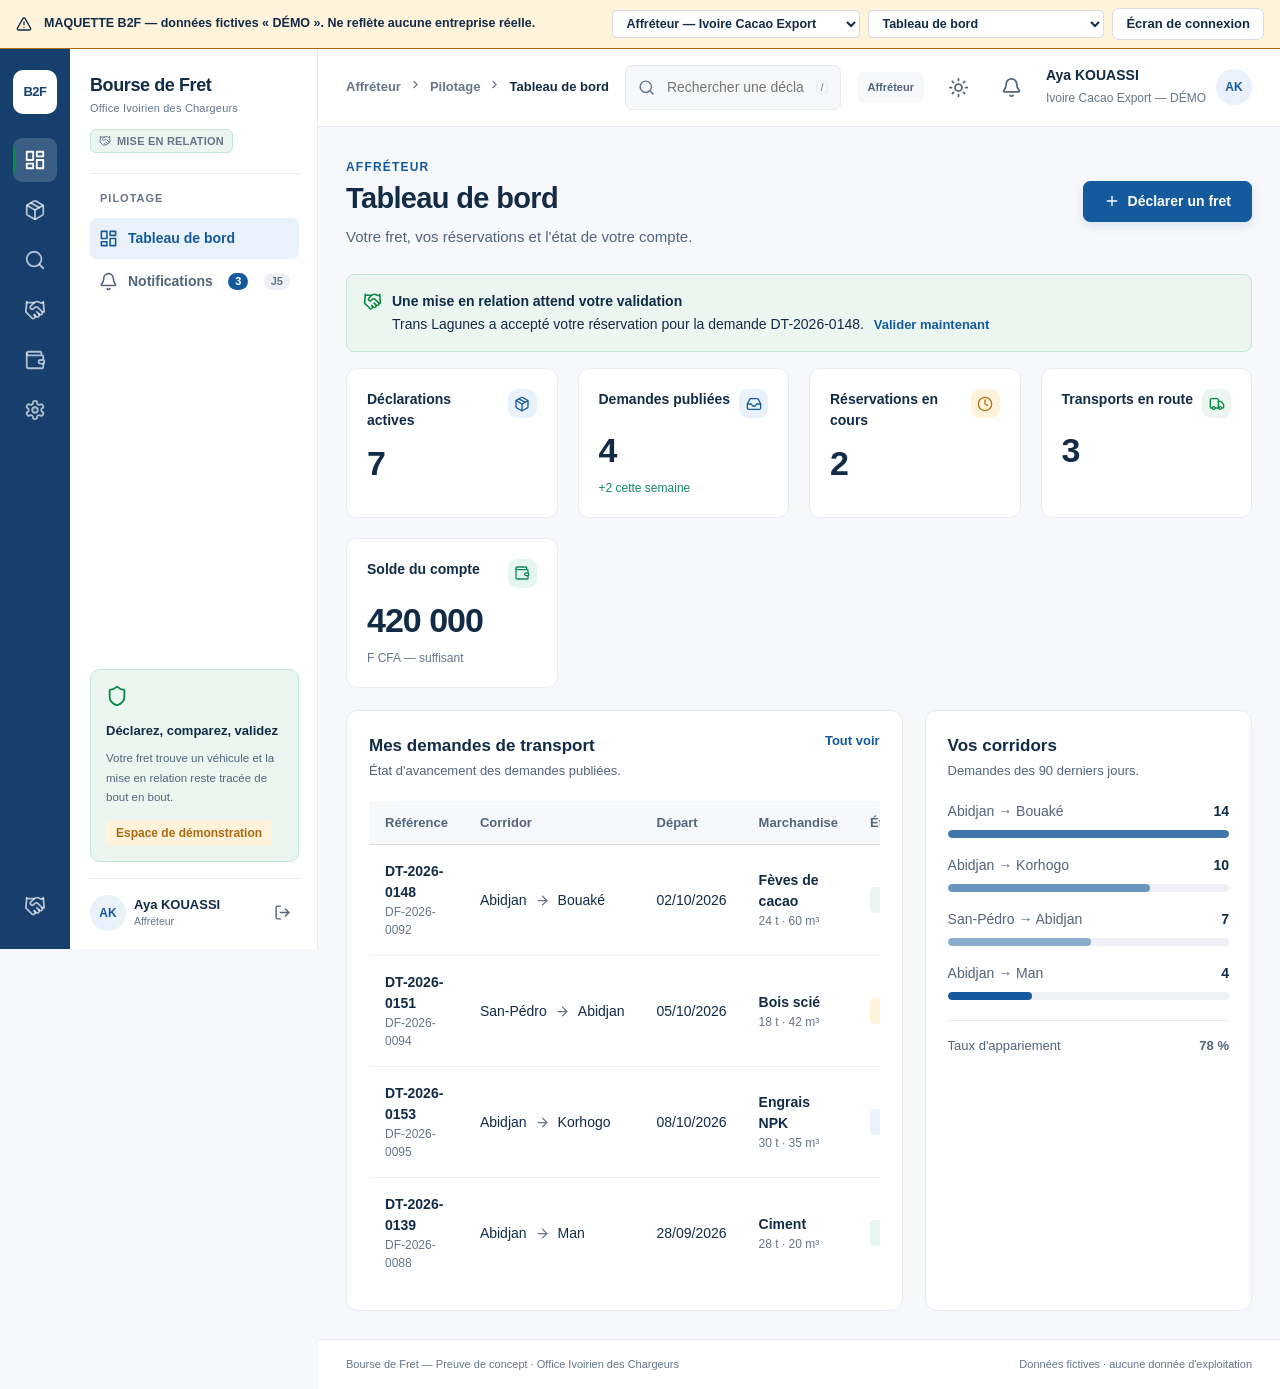
<file: docs/ux/maquettes/b2f-maquette.html>
<!DOCTYPE html>
<html lang="fr" data-theme="light">
<head>
<meta charset="UTF-8">
<meta name="viewport" content="width=device-width, initial-scale=1.0">
<title>B2F — Maquette UX/UI · Bourse de Fret OIC</title>
<meta name="description" content="Maquette interactive du POC Bourse de Fret de l'Office Ivoirien des Chargeurs">
<link rel="stylesheet" href="b2f-maquette.css">
</head>
<body>

<!-- ===================================================================
     Sprite d'icônes — sous-ensemble Lucide (ISC). Inline : aucune
     dépendance réseau, la maquette s'ouvre par double-clic.
     Dans l'implémentation, ces mêmes icônes viennent de js/core/icons.js.
     =================================================================== -->
<svg width="0" height="0" style="position:absolute" aria-hidden="true" focusable="false">
  <defs>
    <g id="i-base" fill="none" stroke="currentColor" stroke-width="2" stroke-linecap="round" stroke-linejoin="round"></g>
  </defs>
  <symbol id="ic-dashboard" viewBox="0 0 24 24" fill="none" stroke="currentColor" stroke-width="2" stroke-linecap="round" stroke-linejoin="round"><rect x="3" y="3" width="7" height="9"/><rect x="14" y="3" width="7" height="5"/><rect x="14" y="12" width="7" height="9"/><rect x="3" y="16" width="7" height="5"/></symbol>
  <symbol id="ic-package" viewBox="0 0 24 24" fill="none" stroke="currentColor" stroke-width="2" stroke-linecap="round" stroke-linejoin="round"><path d="m7.5 4.27 9 5.15"/><path d="M21 8a2 2 0 0 0-1-1.73l-7-4a2 2 0 0 0-2 0l-7 4A2 2 0 0 0 3 8v8a2 2 0 0 0 1 1.73l7 4a2 2 0 0 0 2 0l7-4A2 2 0 0 0 21 16Z"/><path d="m3.3 7 8.7 5 8.7-5"/><path d="M12 22V12"/></symbol>
  <symbol id="ic-truck" viewBox="0 0 24 24" fill="none" stroke="currentColor" stroke-width="2" stroke-linecap="round" stroke-linejoin="round"><path d="M14 18V6a2 2 0 0 0-2-2H4a2 2 0 0 0-2 2v11a1 1 0 0 0 1 1h2"/><path d="M15 18H9"/><path d="M19 18h2a1 1 0 0 0 1-1v-3.65a1 1 0 0 0-.22-.624l-3.48-4.35A1 1 0 0 0 17.52 8H14"/><circle cx="17" cy="18" r="2"/><circle cx="7" cy="18" r="2"/></symbol>
  <symbol id="ic-search" viewBox="0 0 24 24" fill="none" stroke="currentColor" stroke-width="2" stroke-linecap="round" stroke-linejoin="round"><circle cx="11" cy="11" r="8"/><path d="m21 21-4.3-4.3"/></symbol>
  <symbol id="ic-handshake" viewBox="0 0 24 24" fill="none" stroke="currentColor" stroke-width="2" stroke-linecap="round" stroke-linejoin="round"><path d="m11 17 2 2a1 1 0 1 0 3-3"/><path d="m14 14 2.5 2.5a1 1 0 1 0 3-3l-3.88-3.88a3 3 0 0 0-4.24 0l-.88.88a1 1 0 1 1-3-3l2.81-2.81a5.79 5.79 0 0 1 7.06-.87l.47.28a2 2 0 0 0 1.42.25L21 4"/><path d="m21 3 1 11h-2"/><path d="M3 3 2 14l6.5 6.5a1 1 0 1 0 3-3"/><path d="M3 4h8"/></symbol>
  <symbol id="ic-wallet" viewBox="0 0 24 24" fill="none" stroke="currentColor" stroke-width="2" stroke-linecap="round" stroke-linejoin="round"><path d="M19 7V4a1 1 0 0 0-1-1H5a2 2 0 0 0 0 4h15a1 1 0 0 1 1 1v4h-3a2 2 0 0 0 0 4h3a1 1 0 0 0 1-1v-2a1 1 0 0 0-1-1"/><path d="M3 5v14a2 2 0 0 0 2 2h15a1 1 0 0 0 1-1v-4"/></symbol>
  <symbol id="ic-settings" viewBox="0 0 24 24" fill="none" stroke="currentColor" stroke-width="2" stroke-linecap="round" stroke-linejoin="round"><path d="M12.22 2h-.44a2 2 0 0 0-2 2v.18a2 2 0 0 1-1 1.73l-.43.25a2 2 0 0 1-2 0l-.15-.08a2 2 0 0 0-2.73.73l-.22.38a2 2 0 0 0 .73 2.73l.15.1a2 2 0 0 1 1 1.72v.51a2 2 0 0 1-1 1.74l-.15.09a2 2 0 0 0-.73 2.73l.22.38a2 2 0 0 0 2.73.73l.15-.08a2 2 0 0 1 2 0l.43.25a2 2 0 0 1 1 1.73V20a2 2 0 0 0 2 2h.44a2 2 0 0 0 2-2v-.18a2 2 0 0 1 1-1.73l.43-.25a2 2 0 0 1 2 0l.15.08a2 2 0 0 0 2.73-.73l.22-.39a2 2 0 0 0-.73-2.73l-.15-.08a2 2 0 0 1-1-1.74v-.5a2 2 0 0 1 1-1.74l.15-.09a2 2 0 0 0 .73-2.73l-.22-.38a2 2 0 0 0-2.73-.73l-.15.08a2 2 0 0 1-2 0l-.43-.25a2 2 0 0 1-1-1.73V4a2 2 0 0 0-2-2z"/><circle cx="12" cy="12" r="3"/></symbol>
  <symbol id="ic-users" viewBox="0 0 24 24" fill="none" stroke="currentColor" stroke-width="2" stroke-linecap="round" stroke-linejoin="round"><path d="M16 21v-2a4 4 0 0 0-4-4H6a4 4 0 0 0-4 4v2"/><circle cx="9" cy="7" r="4"/><path d="M22 21v-2a4 4 0 0 0-3-3.87"/><path d="M16 3.13a4 4 0 0 1 0 7.75"/></symbol>
  <symbol id="ic-shield" viewBox="0 0 24 24" fill="none" stroke="currentColor" stroke-width="2" stroke-linecap="round" stroke-linejoin="round"><path d="M20 13c0 5-3.5 7.5-7.66 8.95a1 1 0 0 1-.67-.01C7.5 20.5 4 18 4 13V6a1 1 0 0 1 1-1c2 0 4.5-1.2 6.24-2.72a1.17 1.17 0 0 1 1.52 0C14.51 3.81 17 5 19 5a1 1 0 0 1 1 1z"/></symbol>
  <symbol id="ic-file" viewBox="0 0 24 24" fill="none" stroke="currentColor" stroke-width="2" stroke-linecap="round" stroke-linejoin="round"><path d="M15 2H6a2 2 0 0 0-2 2v16a2 2 0 0 0 2 2h12a2 2 0 0 0 2-2V7Z"/><path d="M14 2v4a2 2 0 0 0 2 2h4"/></symbol>
  <symbol id="ic-plus" viewBox="0 0 24 24" fill="none" stroke="currentColor" stroke-width="2" stroke-linecap="round" stroke-linejoin="round"><path d="M5 12h14"/><path d="M12 5v14"/></symbol>
  <symbol id="ic-check" viewBox="0 0 24 24" fill="none" stroke="currentColor" stroke-width="2" stroke-linecap="round" stroke-linejoin="round"><path d="M20 6 9 17l-5-5"/></symbol>
  <symbol id="ic-check-circle" viewBox="0 0 24 24" fill="none" stroke="currentColor" stroke-width="2" stroke-linecap="round" stroke-linejoin="round"><path d="M21.801 10A10 10 0 1 1 17 3.335"/><path d="m9 11 3 3L22 4"/></symbol>
  <symbol id="ic-x" viewBox="0 0 24 24" fill="none" stroke="currentColor" stroke-width="2" stroke-linecap="round" stroke-linejoin="round"><path d="M18 6 6 18"/><path d="m6 6 12 12"/></symbol>
  <symbol id="ic-alert" viewBox="0 0 24 24" fill="none" stroke="currentColor" stroke-width="2" stroke-linecap="round" stroke-linejoin="round"><path d="m21.73 18-8-14a2 2 0 0 0-3.48 0l-8 14A2 2 0 0 0 4 21h16a2 2 0 0 0 1.73-3"/><path d="M12 9v4"/><path d="M12 17h.01"/></symbol>
  <symbol id="ic-info" viewBox="0 0 24 24" fill="none" stroke="currentColor" stroke-width="2" stroke-linecap="round" stroke-linejoin="round"><circle cx="12" cy="12" r="10"/><path d="M12 16v-4"/><path d="M12 8h.01"/></symbol>
  <symbol id="ic-arrow-right" viewBox="0 0 24 24" fill="none" stroke="currentColor" stroke-width="2" stroke-linecap="round" stroke-linejoin="round"><path d="M5 12h14"/><path d="m12 5 7 7-7 7"/></symbol>
  <symbol id="ic-arrow-left" viewBox="0 0 24 24" fill="none" stroke="currentColor" stroke-width="2" stroke-linecap="round" stroke-linejoin="round"><path d="m12 19-7-7 7-7"/><path d="M19 12H5"/></symbol>
  <symbol id="ic-chevron-right" viewBox="0 0 24 24" fill="none" stroke="currentColor" stroke-width="2" stroke-linecap="round" stroke-linejoin="round"><path d="m9 18 6-6-6-6"/></symbol>
  <symbol id="ic-menu" viewBox="0 0 24 24" fill="none" stroke="currentColor" stroke-width="2" stroke-linecap="round" stroke-linejoin="round"><path d="M4 12h16"/><path d="M4 6h16"/><path d="M4 18h16"/></symbol>
  <symbol id="ic-sun" viewBox="0 0 24 24" fill="none" stroke="currentColor" stroke-width="2" stroke-linecap="round" stroke-linejoin="round"><circle cx="12" cy="12" r="4"/><path d="M12 2v2"/><path d="M12 20v2"/><path d="m4.93 4.93 1.41 1.41"/><path d="m17.66 17.66 1.41 1.41"/><path d="M2 12h2"/><path d="M20 12h2"/><path d="m6.34 17.66-1.41 1.41"/><path d="m19.07 4.93-1.41 1.41"/></symbol>
  <symbol id="ic-moon" viewBox="0 0 24 24" fill="none" stroke="currentColor" stroke-width="2" stroke-linecap="round" stroke-linejoin="round"><path d="M12 3a6 6 0 0 0 9 9 9 9 0 1 1-9-9"/></symbol>
  <symbol id="ic-bell" viewBox="0 0 24 24" fill="none" stroke="currentColor" stroke-width="2" stroke-linecap="round" stroke-linejoin="round"><path d="M10.268 21a2 2 0 0 0 3.464 0"/><path d="M3.262 15.326A1 1 0 0 0 4 17h16a1 1 0 0 0 .74-1.673C19.41 13.956 18 12.499 18 8A6 6 0 0 0 6 8c0 4.499-1.411 5.956-2.738 7.326"/></symbol>
  <symbol id="ic-logout" viewBox="0 0 24 24" fill="none" stroke="currentColor" stroke-width="2" stroke-linecap="round" stroke-linejoin="round"><path d="m16 17 5-5-5-5"/><path d="M21 12H9"/><path d="M9 21H5a2 2 0 0 1-2-2V5a2 2 0 0 1 2-2h4"/></symbol>
  <symbol id="ic-map-pin" viewBox="0 0 24 24" fill="none" stroke="currentColor" stroke-width="2" stroke-linecap="round" stroke-linejoin="round"><path d="M20 10c0 4.993-5.539 10.193-7.399 11.799a1 1 0 0 1-1.202 0C9.539 20.193 4 14.993 4 10a8 8 0 0 1 16 0"/><circle cx="12" cy="10" r="3"/></symbol>
  <symbol id="ic-calendar" viewBox="0 0 24 24" fill="none" stroke="currentColor" stroke-width="2" stroke-linecap="round" stroke-linejoin="round"><path d="M8 2v4"/><path d="M16 2v4"/><rect width="18" height="18" x="3" y="4" rx="2"/><path d="M3 10h18"/></symbol>
  <symbol id="ic-clock" viewBox="0 0 24 24" fill="none" stroke="currentColor" stroke-width="2" stroke-linecap="round" stroke-linejoin="round"><circle cx="12" cy="12" r="10"/><path d="M12 6v6l4 2"/></symbol>
  <symbol id="ic-inbox" viewBox="0 0 24 24" fill="none" stroke="currentColor" stroke-width="2" stroke-linecap="round" stroke-linejoin="round"><path d="M22 12h-6l-2 3h-4l-2-3H2"/><path d="M5.45 5.11 2 12v6a2 2 0 0 0 2 2h16a2 2 0 0 0 2-2v-6l-3.45-6.89A2 2 0 0 0 16.76 4H7.24a2 2 0 0 0-1.79 1.11"/></symbol>
  <symbol id="ic-activity" viewBox="0 0 24 24" fill="none" stroke="currentColor" stroke-width="2" stroke-linecap="round" stroke-linejoin="round"><path d="M22 12h-2.48a2 2 0 0 0-1.93 1.46l-2.35 8.36a.25.25 0 0 1-.48 0L9.24 2.18a.25.25 0 0 0-.48 0l-2.35 8.36A2 2 0 0 1 4.49 12H2"/></symbol>
  <symbol id="ic-building" viewBox="0 0 24 24" fill="none" stroke="currentColor" stroke-width="2" stroke-linecap="round" stroke-linejoin="round"><rect width="16" height="20" x="4" y="2" rx="2"/><path d="M9 22v-4h6v4"/><path d="M8 6h.01"/><path d="M16 6h.01"/><path d="M12 6h.01"/><path d="M12 10h.01"/><path d="M12 14h.01"/><path d="M16 10h.01"/><path d="M16 14h.01"/><path d="M8 10h.01"/><path d="M8 14h.01"/></symbol>
  <symbol id="ic-scale" viewBox="0 0 24 24" fill="none" stroke="currentColor" stroke-width="2" stroke-linecap="round" stroke-linejoin="round"><path d="m16 16 3-8 3 8c-.87.65-1.92 1-3 1s-2.13-.35-3-1"/><path d="m2 16 3-8 3 8c-.87.65-1.92 1-3 1s-2.13-.35-3-1"/><path d="M7 21h10"/><path d="M12 3v18"/><path d="M3 7h2c2 0 5-1 7-2 2 1 5 2 7 2h2"/></symbol>
  <symbol id="ic-link" viewBox="0 0 24 24" fill="none" stroke="currentColor" stroke-width="2" stroke-linecap="round" stroke-linejoin="round"><path d="M10 13a5 5 0 0 0 7.54.54l3-3a5 5 0 0 0-7.07-7.07l-1.72 1.71"/><path d="M14 11a5 5 0 0 0-7.54-.54l-3 3a5 5 0 0 0 7.07 7.07l1.71-1.71"/></symbol>
  <symbol id="ic-eye" viewBox="0 0 24 24" fill="none" stroke="currentColor" stroke-width="2" stroke-linecap="round" stroke-linejoin="round"><path d="M2.062 12.348a1 1 0 0 1 0-.696 10.75 10.75 0 0 1 19.876 0 1 1 0 0 1 0 .696 10.75 10.75 0 0 1-19.876 0"/><circle cx="12" cy="12" r="3"/></symbol>
  <symbol id="ic-download" viewBox="0 0 24 24" fill="none" stroke="currentColor" stroke-width="2" stroke-linecap="round" stroke-linejoin="round"><path d="M21 15v4a2 2 0 0 1-2 2H5a2 2 0 0 1-2-2v-4"/><polyline points="7 10 12 15 17 10"/><path d="M12 15V3"/></symbol>
  <symbol id="ic-history" viewBox="0 0 24 24" fill="none" stroke="currentColor" stroke-width="2" stroke-linecap="round" stroke-linejoin="round"><path d="M3 12a9 9 0 1 0 9-9 9.75 9.75 0 0 0-6.74 2.74L3 8"/><path d="M3 3v5h5"/><path d="M12 7v5l4 2"/></symbol>
</svg>

<!-- ===================================================================
     Bandeau de démonstration.
     Il n'appartient PAS au produit : il pilote la maquette (rôle, écran,
     thème) et rappelle que les données sont fictives (risque R7 / R9).
     =================================================================== -->
<div class="demo-bar" role="region" aria-label="Pilotage de la maquette">
  <svg width="16" height="16" aria-hidden="true"><use href="#ic-alert"/></svg>
  <span>MAQUETTE B2F — données fictives « DÉMO ». Ne reflète aucune entreprise réelle.</span>
  <div class="demo-controls">
    <label for="demo-role" class="sr-only">Rôle démontré</label>
    <select id="demo-role">
      <option value="affreteur">Affréteur — Ivoire Cacao Export</option>
      <option value="transporteur">Transporteur — Trans Lagunes</option>
      <option value="auxiliaire">Auxiliaire — sous-compte affréteur</option>
      <option value="concessionnaire">Concessionnaire — exploitant OIC</option>
      <option value="dgttc">DGTTC — autorité de contrôle</option>
    </select>
    <label for="demo-screen" class="sr-only">Écran</label>
    <select id="demo-screen"></select>
    <button type="button" class="btn btn-sm btn-secondary" id="demo-login">Écran de connexion</button>
  </div>
</div>

<div id="app"></div>

<!-- ===================================================================
     ÉCRAN — Connexion. Porte l'identité B2F.
     =================================================================== -->
<template id="tpl-login">
<div class="auth-page">
  <section class="auth-visual">
    <div class="auth-wordmark">
      <span class="mark">B2F</span>
      <span>BOURSE DE FRET · OFFICE IVOIRIEN DES CHARGEURS</span>
    </div>
    <span class="overline">Mettre en relation le fret et la route</span>
    <h1>Votre fret déclaré.<br>Votre transporteur trouvé.</h1>
    <p>Déclarez votre marchandise, comparez les véhicules disponibles<br>et engagez la mise en relation en toute traçabilité.</p>
    <div class="auth-assurance">
      <span><svg width="18" height="18" aria-hidden="true"><use href="#ic-package"/></svg> Un fret déclaré</span>
      <span><svg width="18" height="18" aria-hidden="true"><use href="#ic-handshake"/></svg> Une double validation</span>
      <span><svg width="18" height="18" aria-hidden="true"><use href="#ic-truck"/></svg> Un transport suivi</span>
    </div>
  </section>
  <div>
    <div class="auth-card">
      <h2>Connexion</h2>
      <p class="auth-sub">Accédez à l'espace de votre groupement.</p>
      <div class="field">
        <label for="login-mail">Adresse électronique</label>
        <input class="input" id="login-mail" type="email" placeholder="vous@entreprise.ci" autocomplete="username">
      </div>
      <div class="field">
        <label for="login-pwd">Mot de passe</label>
        <input class="input" id="login-pwd" type="password" placeholder="••••••••" autocomplete="current-password">
      </div>
      <button type="button" class="btn btn-primary btn-block btn-lg">Se connecter</button>
      <div class="auth-demo-divider">ou entrer avec un compte de démonstration</div>
      <button type="button" class="demo-account-btn" data-role="affreteur">
        <span><strong>Affréteur</strong><small>Ivoire Cacao Export — DÉMO</small></span>
        <svg width="16" height="16" aria-hidden="true"><use href="#ic-arrow-right"/></svg>
      </button>
      <button type="button" class="demo-account-btn" data-role="transporteur">
        <span><strong>Transporteur</strong><small>Trans Lagunes — DÉMO</small></span>
        <svg width="16" height="16" aria-hidden="true"><use href="#ic-arrow-right"/></svg>
      </button>
      <button type="button" class="demo-account-btn" data-role="auxiliaire">
        <span><strong>Auxiliaire</strong><small>Sous-compte d'Ivoire Cacao Export — DÉMO</small></span>
        <svg width="16" height="16" aria-hidden="true"><use href="#ic-arrow-right"/></svg>
      </button>
      <button type="button" class="demo-account-btn" data-role="concessionnaire">
        <span><strong>Concessionnaire</strong><small>Exploitant de la plateforme — DÉMO</small></span>
        <svg width="16" height="16" aria-hidden="true"><use href="#ic-arrow-right"/></svg>
      </button>
      <button type="button" class="demo-account-btn" data-role="dgttc">
        <span><strong>DGTTC</strong><small>Autorité de contrôle — consultation seule — DÉMO</small></span>
        <svg width="16" height="16" aria-hidden="true"><use href="#ic-arrow-right"/></svg>
      </button>
    </div>
  </div>
</div>
</template>

<script src="b2f-maquette.js"></script>
</body>
</html>
</file>
<file: css/comprendre-interactif.css>
/* Couche pédagogique interactive, autonome et sans service externe. */
:root{--accent:#155a9c;--accent-hover:#104b85;--accent-soft:#eaf3fb;--accent-soft-border:#cbdff1;--navy:#193a61;--bg:#f8f9fc;--r-lg:18px;--r-xl:24px}
:root[data-theme="dark"]{--accent:#8fc4f1;--accent-hover:#bfdef7;--accent-soft:#1d344d;--accent-soft-border:#395d7f;--navy:#142a41;--bg:#17232e}
.wrap{max-width:1220px}section[id]{scroll-margin-top:115px}.topbar .wrap{height:auto;min-height:76px;flex-wrap:wrap;padding-block:12px}.topbar nav a[aria-current]{background:var(--accent-soft);color:var(--accent)}
.read-progress{height:3px;background:var(--accent);transform-origin:left;transform:scaleX(0);position:absolute;bottom:0;left:0;width:100%;pointer-events:none}
.hero{padding-block:80px;background:radial-gradient(ellipse at 85% 20%,var(--accent-soft),transparent 65%)}.hero h1{font-size:clamp(34px,4.3vw,58px);line-height:1.12;letter-spacing:-2px}.hero .lede{font-size:17px}.eyebrow{letter-spacing:1.8px;font-size:11px}.btn{border-radius:10px}.scene{transform:rotate(1deg);box-shadow:0 24px 80px #155a9c14}
.actor-explorer{display:grid;grid-template-columns:260px minmax(0,1fr);gap:22px;margin-top:32px}.actor-menu{display:flex;flex-direction:column;gap:8px}.actor-choice{display:flex;gap:12px;align-items:center;border:1px solid transparent;border-radius:14px;padding:15px;background:transparent;color:var(--text);font:inherit;text-align:left;cursor:pointer;transition:background .2s,transform .2s}.actor-choice:hover{background:var(--surface);transform:translateX(3px)}.actor-choice[aria-pressed="true"]{background:var(--surface);border-color:var(--accent-soft-border);box-shadow:var(--sh-2)}.actor-choice small{display:block;font-size:11px;color:var(--text-muted);margin-top:3px}.actor-choice .actor-icon{width:39px;height:39px;border-radius:11px}.actor-detail{background:var(--surface);border:1px solid var(--border);border-radius:22px;overflow:hidden;min-width:0}.actor-network{padding:24px;background:linear-gradient(130deg,var(--accent-soft),var(--surface));border-bottom:1px solid var(--border)}.actor-network-label{display:flex;justify-content:space-between;font-size:11px;font-weight:700;letter-spacing:1px;text-transform:uppercase;color:var(--text-muted)}.network-track{display:grid;grid-template-columns:1fr 90px 1fr;align-items:center;gap:8px;margin-top:22px}.network-node{display:grid;place-items:center;gap:8px;text-align:center;padding:15px;border:1px solid var(--accent-soft-border);border-radius:16px;background:var(--surface);font-size:14px;color:var(--accent);min-height:96px}.network-pipe{height:2px;background:var(--accent-soft-border);position:relative}.network-pipe::after{content:'';position:absolute;width:9px;height:9px;top:-4px;border-radius:50%;background:var(--accent);animation:exchange 2s ease-in-out infinite}.network-relation{text-align:center;color:var(--text-secondary);font-size:13px;margin-top:14px}.actor-content{padding:28px}.actor-content h3{font-size:25px;margin-bottom:12px}.actor-content>p{color:var(--text-secondary)}.actor-actions{display:grid;grid-template-columns:1fr 1fr;gap:12px;margin:22px 0}.actor-action{display:flex;gap:10px;background:var(--surface-2);padding:13px;border-radius:10px;font-size:14px}.actor-action svg{flex:none;color:var(--signature);margin-top:3px}.actor-key{background:var(--signature-soft);padding:15px;border-radius:10px;font-size:14px}.actor-content .btn{margin-top:20px}.actor-count{font-size:12px;color:var(--text-muted);padding:10px 15px}
.stage-dots{gap:7px;flex-wrap:wrap}.stage-dots button{width:32px;height:32px;border-radius:9px;font-size:12px;color:var(--text-secondary);background:var(--surface);border:1px solid var(--border-strong)}.stage-dots button.active{color:white;transform:none}.stage-tools{display:flex;align-items:center;justify-content:space-between;gap:16px;flex-wrap:wrap;padding:16px 24px;border-bottom:1px solid var(--border);background:var(--surface)}.stage-tools-group{display:flex;align-items:center;gap:10px;flex-wrap:wrap}.stage-tools label{font-size:13px;color:var(--text-secondary)}.stage-tools select{padding:9px;border:1px solid var(--border);border-radius:8px;background:var(--surface);color:var(--text);font:inherit;font-size:13px}.stage-status{font-size:12px;color:var(--text-muted)}.step-picker{display:flex;gap:7px;padding:18px;overflow-x:auto;border-bottom:1px solid var(--border);background:var(--surface-2)}.step-picker button{flex:1;min-width:92px;border:1px solid var(--border);border-radius:12px;padding:12px 8px;background:var(--surface);color:var(--text-secondary);font:inherit;font-size:12px;cursor:pointer}.step-picker button[aria-pressed="true"]{background:var(--accent);color:white;border-color:var(--accent)}.step-picker b{display:block;margin-bottom:5px}.card{transition:transform .2s,box-shadow .2s}.card:hover{transform:translateY(-3px);box-shadow:var(--sh-2)}.sim-side{min-width:0}.stat-box b{font-size:25px}.grid-2{grid-template-columns:repeat(2,minmax(0,1fr))}
@keyframes exchange{0%{left:0;opacity:0}20%,80%{opacity:1}100%{left:calc(100% - 9px);opacity:0}}
@media(max-width:1000px){.topbar nav{order:3;flex-basis:100%;overflow-x:auto;white-space:nowrap}.topbar nav a{display:block}.topbar .icon-btn{margin-left:auto}.actor-explorer{grid-template-columns:220px minmax(0,1fr)}.actor-actions{grid-template-columns:1fr}}
@media(max-width:700px){.wrap{padding-inline:18px}.hero{padding-block:40px}.actor-explorer{grid-template-columns:1fr}.actor-menu{display:grid;grid-template-columns:1fr 1fr;gap:6px}.actor-choice{padding:10px;font-size:13px;gap:8px}.actor-choice small{font-size:10px}.actor-count{grid-column:1/-1;padding:4px}.actor-content{padding:20px}.actor-network{padding:18px}.network-track{grid-template-columns:1fr 38px 1fr}.network-node{font-size:12px;padding:10px}.grid-2{grid-template-columns:1fr}.stage-tools{padding:14px}.stage-controls{padding:14px;gap:10px}.stage-dots{width:100%}.stage-caption{padding:18px}.stage-status{width:100%}.hero h1{letter-spacing:-1.3px}.scene{transform:none}}
@media(prefers-reduced-motion:reduce){*,*::before,*::after{animation:none!important;transition:none!important;scroll-behavior:auto!important}}

/* Conversation pédagogique : une seule colonne, historique conservé. */
#parcours .sim{max-width:940px;margin-inline:auto;min-width:0}
.chat-header{display:flex;align-items:center;gap:13px;padding:20px 24px;background:var(--surface)}
.chat-brand{display:grid;place-items:center;width:44px;height:44px;flex:none;border-radius:14px;background:var(--accent);color:white;font-size:13px;font-weight:800}
.chat-header>div:nth-child(2){min-width:0}.chat-header strong{display:block;font-size:17px}.chat-header span{font-size:12px;color:var(--text-muted)}.chat-header>div span{display:block;margin-top:3px}
.chat-demo{margin-left:auto;background:var(--accent-soft);border-radius:20px;padding:5px 10px;white-space:nowrap}
.chat-disclaimer{padding:0 24px 18px;font-size:12px;color:var(--text-muted);border-bottom:1px solid var(--border)}
.chat-thread{height:490px;overflow-y:auto;overscroll-behavior:contain;padding:24px 30px;background-color:var(--surface-2);background-image:radial-gradient(var(--border-strong) .7px,transparent .7px);background-size:18px 18px;scrollbar-width:thin;display:flex;flex-direction:column;gap:16px}
.chat-chapter{align-self:center;text-align:center;max-width:90%;background:var(--surface);border:1px solid var(--border);padding:6px 14px;border-radius:20px;font-size:11px;color:var(--text-muted);margin:8px 0;flex-shrink:0}
.chat-row{display:flex;width:100%;flex-shrink:0}.chat-bubble{max-width:76%;border-radius:2px 17px 17px 17px;background:var(--surface);border:1px solid var(--border);padding:14px 18px;font-size:15px;line-height:1.65;overflow-wrap:anywhere;box-shadow:0 2px 3px #18263804}
.chat-author{display:block;color:var(--accent);font-size:11px;font-weight:750;margin-bottom:7px;letter-spacing:.2px}.chat-b{justify-content:flex-end}.chat-b .chat-bubble{background:var(--signature-soft);border-color:var(--signature-soft-border);border-radius:17px 2px 17px 17px}.chat-b .chat-author{color:var(--signature)}
.chat-system,.chat-receipt{justify-content:center}.chat-system .chat-bubble,.chat-receipt .chat-bubble{max-width:87%;background:var(--accent-soft);border-color:var(--accent-soft-border);border-radius:13px;font-size:13px}.chat-system .chat-author,.chat-receipt .chat-author{text-transform:uppercase;font-size:10px;letter-spacing:1px}.chat-receipt .chat-bubble{background:var(--surface);border:1px solid var(--signature-soft-border)}.chat-receipt-row{display:flex;justify-content:space-between;gap:16px;flex-wrap:wrap;padding:10px 0;border-bottom:1px solid var(--border)}.chat-receipt small{display:block;color:var(--text-muted);margin-top:12px;font-size:11px}
.chat-typing{height:35px;background:var(--surface-2);padding:5px 30px;font-size:11px;color:var(--text-muted);display:flex;align-items:center;gap:9px}.typing-dots{display:flex;gap:3px}.typing-dots i{width:5px;height:5px;background:var(--text-muted);border-radius:50%;animation:chat-typing 1s infinite}.typing-dots i:nth-child(2){animation-delay:.15s}.typing-dots i:nth-child(3){animation-delay:.3s}
.chat-tools{display:flex;gap:10px;align-items:center;flex-wrap:wrap;padding:14px 24px;border-top:1px solid var(--border)}#chat-status{font-size:11px;color:var(--text-muted);margin-left:auto}.sim-foot{gap:10px;flex-wrap:wrap}
@keyframes chat-typing{50%{transform:translateY(-3px);opacity:.4}}
@media(max-width:600px){.chat-header{padding:16px;gap:10px}.chat-header strong{font-size:15px}.chat-header span{font-size:11px}.chat-demo{display:none}.chat-disclaimer{padding:0 16px 14px}.chat-thread{height:430px;padding:14px 12px;gap:13px}.chat-bubble{max-width:91%;padding:12px 14px;font-size:14px}.chat-system .chat-bubble,.chat-receipt .chat-bubble{max-width:96%}.chat-chapter{max-width:100%;font-size:10px}.chat-tools{padding:12px}.chat-tools .btn{font-size:12px}#chat-status{width:100%;margin:0}.sim-head{padding:16px;flex-wrap:wrap}.sim-foot{padding:14px}.sim-foot .btn{font-size:12px;padding:11px}.chat-typing{padding-inline:15px}}
@media(prefers-reduced-motion:reduce){.typing-dots i{animation:none}}
.guide-oic-logo{width:88px;height:56px;object-fit:cover;background:#fff;border-radius:7px}.topbar{border-top:3px solid #f38a0b}.eyebrow{color:var(--accent)}
</file>
<file: css/comprendre-accueil.css>
/* Identité commune avec l’accueil ; interactions pédagogiques conservées. */
:root{--navy:#071b35;--accent:#155a9c;--accent-hover:#104b85;--bg:#fff;--text:#071b35;--text-secondary:#607084;--r-sm:15px;--r-md:15px;--r-lg:15px;--r-xl:15px;--r-control:15px;--guide-orange:#f38a0b}
html{scroll-padding-top:0}main section[id]{scroll-margin-top:96px}body{background:var(--bg)}
.wrap{max-width:1240px;padding-inline:32px}
h1,h2,h3{letter-spacing:-.035em}h2{font-size:clamp(28px,3.3vw,44px);line-height:1.15}
section{padding-block:85px}section:nth-of-type(even){background:var(--surface-2)}
.hero{position:relative;background:#071b35!important;color:white;padding:0;overflow:hidden}
/* Le calcul de marge dépend de la fenêtre : le conteneur doit donc rester pleine largeur. */
.hero .wrap{max-width:none;display:grid;grid-template-columns:minmax(0,1fr) minmax(0,1fr);gap:0;padding:0;align-items:stretch;min-height:740px}
.hero .wrap>div:first-child{padding:180px 48px 64px max(32px,calc((100vw - 1176px)/2));min-width:0;display:flex;flex-direction:column;justify-content:center;align-items:flex-start}
.hero h1{font-size:clamp(40px,4.2vw,62px);line-height:1.12;color:white;max-width:600px;margin-top:8px;letter-spacing:-.045em}.hero h1 span{color:#ffab44}.hero .eyebrow{color:#ffab44;font-size:11px}.hero .lede{color:#c9d6e6;font-size:16px;line-height:1.8;max-width:510px;margin-top:26px}.hero .reading-time{color:#bdcde0;font-size:12px;margin-top:26px}.hero .reading-time svg{flex-shrink:0}
.hero .hero-actions{display:flex;align-items:center;flex-wrap:wrap;gap:12px;margin-top:32px}.hero-actions .btn{font-size:13px;padding:16px 20px;min-height:48px}
.hero .scene{position:relative;transform:none;border:0;border-radius:0;box-shadow:none;min-height:0;overflow:hidden;background:#dcecf6}
.guide-visual>img{position:absolute;width:100%;height:100%;object-fit:cover;object-position:65% center}
.guide-visual-caption{position:absolute;bottom:32px;right:32px;left:auto;border-radius:15px;background:#fff;color:#071b35;padding:22px 28px;max-width:320px;box-shadow:0 10px 32px #071b3514}.guide-visual-caption span{display:block;font-size:10px;letter-spacing:1.4px;color:#607084;margin-bottom:10px}.guide-visual-caption strong{font-size:22px;line-height:1.25}
.guide-local-nav.topbar{position:sticky;top:12px;z-index:40;width:calc(100% - 48px);max-width:1320px;margin:18px auto;padding:0 24px;background:linear-gradient(120deg,rgba(255,255,255,.82),rgba(242,249,255,.64));border:1px solid rgba(255,255,255,.72);border-radius:15px;-webkit-backdrop-filter:blur(24px) saturate(150%);backdrop-filter:blur(24px) saturate(150%);box-shadow:0 10px 30px #071b350d,inset 0 1px 0 #ffffffb3}
.guide-local-nav.topbar>.wrap{display:flex;align-items:center;flex-wrap:nowrap;gap:20px;max-width:1240px;min-height:72px;padding:12px 8px;background:none;border:0;border-radius:0}
.guide-local-nav.topbar nav{display:flex;align-items:center;gap:12px;order:initial;min-width:0;flex:1;overflow:auto;margin:0;padding:0}
.guide-local-nav.topbar nav a{padding:10px 12px;white-space:nowrap;font-size:12px;color:var(--text-secondary);border-radius:15px}
.guide-local-nav.topbar nav a[aria-current]{color:#a85400;background:#fff0dbb8}.guide-local-nav .icon-btn{flex-shrink:0;margin-left:auto}
.btn-primary{background:var(--guide-orange);border-color:var(--guide-orange);color:#071b35;box-shadow:none}.btn-primary:hover:not(:disabled){background:#ffab44;border-color:#ffab44}.eyebrow{color:#b65f00}
.guide-entry{padding-top:36px!important;background:var(--bg)!important}.guide-needs{display:grid;grid-template-columns:1fr 1fr;gap:24px}.guide-need{display:flex;gap:24px;border:1px solid var(--border);border-radius:15px;background:var(--surface);padding:32px;color:var(--text);text-decoration:none;transition:transform .2s,box-shadow .2s}.guide-need:hover{transform:translateY(-4px);box-shadow:0 16px 35px #071b3510}.guide-number{display:grid;place-items:center;align-self:flex-start;flex:none;width:48px;height:48px;background:#fff0db;color:#a75700;border-radius:15px;font-weight:750}.guide-need:nth-child(2) .guide-number{background:#e9f2fb;color:#155a9c}.guide-need small{font-size:10px;letter-spacing:1.5px;color:var(--text-secondary)}.guide-need h2{font-size:25px;margin:10px 0}.guide-need p{color:var(--text-secondary);font-size:14px;line-height:1.7}.guide-need strong{display:block;color:var(--accent);font-size:13px;margin-top:18px}
.guide-public{margin-top:65px}.guide-journey{display:grid;grid-template-columns:repeat(3,1fr);gap:28px;margin:28px 0}.guide-journey p{color:var(--text-secondary);line-height:1.75;font-size:15px}.guide-journey b{display:block;color:var(--text);margin-bottom:10px;font-size:17px}.guide-public>.note{padding:18px 22px;background:var(--accent-soft);border-radius:15px}
.card,.actor-detail,.actor-choice,.network-node,.actor-action,.actor-key,.stage,.sim,.stat-box,.money-box,.money-center,.faq details,.quiz,.recap,.chat-bubble,.chat-system,.chat-receipt,.step-picker button,.btn,.icon-btn,select{border-radius:15px!important}
.actor-network{background:var(--accent-soft)}.actor-choice[aria-pressed=true]{border-color:var(--accent);background:var(--accent-soft)}.read-progress{background:var(--guide-orange)}.guide-demo-note{margin-top:28px;color:var(--text-secondary);font-size:13px}.money-flow{margin-top:20px}.recap{background:#071b35}.recap h2{color:white}footer{background:#071b35;color:#c9d6e6}footer a{color:#ffab44;text-decoration:none}
a:focus-visible,button:focus-visible,summary:focus-visible,select:focus-visible{outline:3px solid #f38a0b;outline-offset:4px}
[data-theme=dark]{--bg:#0a1627;--navy:#071b35;--text:#edf4fc;--text-secondary:#b8c8db}[data-theme=dark] .eyebrow{color:#ffab44}[data-theme=dark] .topbar nav a[aria-current]{background:#49351e;color:#ffab44}
@media(max-width:1100px){.hero .wrap>div:first-child{padding:160px 32px 55px}.hero h1{font-size:46px}.hero .wrap{min-height:720px}}
@media(max-width:1000px){.hero .wrap>div:first-child{padding:48px 32px 55px}.hero .wrap{min-height:560px}.hero h1{font-size:42px}}
@media(max-width:760px){.wrap{padding-inline:20px}section{padding-block:56px}.hero .wrap{grid-template-columns:1fr;min-height:0}.hero .wrap>div:first-child{padding:42px 24px}.hero h1{font-size:clamp(34px,8.2vw,48px)}.hero .lede{font-size:15px}.hero .scene{min-height:340px}.guide-needs,.guide-journey{grid-template-columns:1fr}.guide-need{padding:24px;gap:16px}.guide-public{margin-top:45px}.guide-journey{gap:18px}.guide-visual-caption{padding:18px 22px;max-width:260px;bottom:20px;right:20px}.guide-visual-caption strong{font-size:20px}.guide-local-nav.topbar{padding-inline:16px}.guide-local-nav.topbar>.wrap{gap:8px}.guide-local-nav.topbar nav{gap:4px}.guide-local-nav.topbar nav a{font-size:11px;padding:9px}}
.sim-step-label{min-width:0;white-space:normal;overflow-wrap:anywhere}
@media(prefers-reduced-motion:reduce){.guide-need{transition:none}.guide-need:hover{transform:none}}

/* Un même fil de lecture : personnes, décisions, frais, puis passage au marché. */
.guide-profiles{margin-top:24px;border:1px solid var(--border);border-radius:15px;background:var(--surface);overflow:hidden}
.guide-profiles summary{display:flex;align-items:center;justify-content:space-between;gap:16px;padding:20px 24px;cursor:pointer;list-style:none;font-weight:700;font-size:15px}
.guide-profiles summary::-webkit-details-marker{display:none}.guide-profiles summary svg{flex:none;color:var(--accent);transition:transform .2s}.guide-profiles[open] summary svg{transform:rotate(90deg)}
.guide-profiles-body{padding:0 24px 24px;color:var(--text-secondary);font-size:14px;line-height:1.8}.guide-profiles-body ul{display:grid;gap:12px;margin:16px 0}.guide-profiles-body strong{color:var(--text)}.guide-profiles-body a{font-weight:700}
.guide-other-way{display:flex;align-items:center;gap:22px;background:var(--accent-soft);border:1px solid var(--accent-soft-border);border-radius:15px;padding:26px;margin-top:20px}.guide-other-icon{display:grid;place-items:center;width:48px;height:48px;flex:none;background:var(--surface);border-radius:15px;color:var(--accent)}.guide-other-way>div{flex:1;min-width:0}.guide-other-way h3{font-size:20px}.guide-other-way p{font-size:14px;line-height:1.8;color:var(--text-secondary);margin-top:9px}.guide-other-way .btn{flex:none;font-size:13px;white-space:nowrap}
.guide-recap-actions{display:flex;flex-wrap:wrap;align-items:center;gap:24px;margin-top:30px}.guide-recap-actions>a:not(.btn){color:#c7ddf0;font-size:14px}.recap .guide-recap-actions .btn{color:#071b35}
.chat-a .chat-bubble{border-color:#ead5b5}.chat-a .chat-author{color:#985c12}.chat-b .chat-bubble{background:var(--accent-soft);border-color:var(--accent-soft-border)}.chat-b .chat-author{color:var(--accent)}
.chat-receipt .chat-bubble{background:var(--signature-soft)}.chat-receipt .chat-author{color:var(--signature)}
.sim-step-label{flex:1 1 100%}.sim-progress{min-width:100px}.step-picker button{line-height:1.4}.quiz-feedback{line-height:1.8}
[data-theme=dark] .chat-a .chat-bubble{border-color:#75562f}[data-theme=dark] .chat-a .chat-author{color:#f2bc73}
@media(max-width:760px){.guide-other-way{flex-wrap:wrap;padding:22px;gap:16px}.guide-other-icon{display:none}.guide-other-way>div{flex-basis:100%}.guide-other-way .btn{width:100%;justify-content:center}.guide-profiles summary{padding:18px;font-size:14px}.guide-profiles-body{padding:0 18px 20px}.guide-recap-actions{gap:18px}.guide-local-nav.topbar nav a{scroll-margin-inline:16px}}

/* Les deux contributions convergent vers le total, aussi en colonne. */
@media(max-width:860px){.money-flow>.money-arrow:nth-child(4){transform:rotate(-90deg)!important}}

/* Le sommaire prolonge le verre dépoli du menu commun. */
.guide-local-nav .read-progress{left:15px;width:calc(100% - 30px);border-radius:2px;opacity:.75}
:root[data-theme=dark] .guide-local-nav.topbar{background:linear-gradient(120deg,#152e45d9,#0d2339c2);border-color:#d6eaff29;box-shadow:0 10px 30px #0002,inset 0 1px 0 #ffffff17}
@media(max-width:760px){.guide-local-nav.topbar{top:8px;width:calc(100% - 24px);margin:12px auto;padding-inline:12px}}
@supports not ((backdrop-filter:blur(1px)) or (-webkit-backdrop-filter:blur(1px))){.guide-local-nav.topbar{background:var(--surface)}}
@media(prefers-reduced-transparency:reduce){.guide-local-nav.topbar{background:var(--surface)!important;-webkit-backdrop-filter:none;backdrop-filter:none}}
</file>
<file: css/menu-public.css>
/* Navigation partagée des deux pages publiques. */
.b2f-public-menu{box-sizing:border-box;position:relative;z-index:50;display:flex;align-items:center;gap:24px;max-width:1320px;margin:0 auto;padding:18px 24px;background:linear-gradient(120deg,rgba(255,255,255,.82),rgba(242,249,255,.64));color:#071b35;border:1px solid rgba(255,255,255,.72);border-radius:15px;-webkit-backdrop-filter:blur(24px) saturate(150%);backdrop-filter:blur(24px) saturate(150%);box-shadow:0 12px 36px #071b3512,inset 0 1px 0 #ffffffa6;font-family:'Instrument Sans',-apple-system,BlinkMacSystemFont,'Segoe UI',sans-serif;line-height:1.4}
.b2f-public-menu a{text-decoration:none;color:#071b35}
.b2f-public-menu .b2f-public-brand{display:flex;align-items:center;gap:12px;flex-shrink:0;padding-right:26px;border-right:1px solid #173f6329}
.b2f-public-brand>svg{color:#c96700}.b2f-public-brand strong{font-size:21px;font-weight:750;letter-spacing:-.8px}.b2f-public-brand em{font-style:normal;color:#c96700}.b2f-public-brand small{display:block;margin-top:4px;font-size:9px;letter-spacing:1.5px;color:#607084}
.b2f-public-menu nav{display:flex;align-items:center;justify-content:center;gap:8px;margin:auto}.b2f-public-menu nav a{padding:10px 13px;font-size:13px;font-weight:650;border-radius:15px;white-space:nowrap}.b2f-public-menu nav a:hover,.b2f-public-menu nav a[aria-current=page]{color:#a85400;background:#fff0dbb8}
.b2f-public-menu .b2f-public-login{display:flex;align-items:center;justify-content:center;gap:16px;flex-shrink:0;padding:16px 22px;border-radius:15px;background:#f38a0b;color:#071b35;font-size:13px;font-weight:750}.b2f-public-login:hover{background:#ffab44}.b2f-public-menu a:focus-visible{outline:3px solid #f38a0b;outline-offset:4px}
.th-opening>.b2f-public-menu{position:absolute;top:24px;left:max(24px,calc((100% - 1320px)/2));right:max(24px,calc((100% - 1320px)/2))}
.guide-public-header{position:absolute;z-index:50;top:24px;left:24px;right:24px}
@media(max-width:1000px){.b2f-public-menu{gap:16px;padding:16px 20px;flex-wrap:wrap}.b2f-public-menu .b2f-public-brand{border:0;padding:0}.b2f-public-menu nav{order:3;flex-basis:100%;justify-content:space-between;border-top:1px solid #173f6320;padding-top:8px}.b2f-public-menu .b2f-public-login{margin-left:auto}.th-opening>.b2f-public-menu{position:relative;top:auto;left:auto;right:auto;margin:0 20px}.th-opening{padding-top:20px}.th-home .th-hero-copy{padding-top:55px}.guide-public-header{position:relative;top:auto;left:auto;right:auto;padding:20px 20px 0}}
@media(max-width:520px){.b2f-public-menu{gap:12px;padding:15px}.b2f-public-brand>svg{display:none}.b2f-public-brand strong{font-size:18px}.b2f-public-menu .b2f-public-login{padding:12px;font-size:11px;gap:7px}.b2f-public-menu nav{gap:0}.b2f-public-menu nav a{padding:9px 7px;font-size:11px}.guide-public-header{padding:16px 16px 0}}

/* Une surface lisible reste disponible lorsque le flou n’est pas pris en charge. */
@supports not ((backdrop-filter:blur(1px)) or (-webkit-backdrop-filter:blur(1px))){.b2f-public-menu{background:#f2f7fc}}
@media(prefers-reduced-transparency:reduce){.b2f-public-menu{background:#f2f7fc;-webkit-backdrop-filter:none;backdrop-filter:none}}
</file>
<file: css/comprendre-scene.css>
/* Scène pédagogique : diorama isométrique et narration synchronisée. */
.stage-diorama{display:grid;grid-template-columns:minmax(0,1.85fr) minmax(280px,1fr);grid-template-areas:'tools tools' 'scenarios scenarios' 'visual caption' 'controls controls';background:var(--surface);border:1px solid var(--border);border-radius:15px;box-shadow:0 16px 48px #15395709;isolation:isolate;--story-tempo:1;--story-progress:0}
.stage-diorama .stage-tools{grid-area:tools;padding:18px 24px;min-height:77px;gap:12px}.stage-diorama .stage-tools-group{gap:12px}.stage-diorama .stage-tools label{font-size:12px}.stage-diorama .stage-tools select{font-size:12px;padding:10px 14px;min-width:110px}.stage-diorama .stage-tools .btn{font-size:13px;padding:12px 18px;min-width:155px}.stage-diorama .stage-status{font-size:11px}
.stage-diorama .stage-canvas{grid-area:visual;min-width:0;position:relative;display:flex;align-items:center;min-height:480px;background:radial-gradient(ellipse at 50% 45%,#fff 5%,#f3f7fa 75%);border:0;overflow:hidden}
.stage-diorama .stage-canvas::before{content:'';position:absolute;inset:0;background-image:radial-gradient(#bacddd 1px,transparent 1px);background-size:22px 22px;opacity:.24;mask-image:linear-gradient(transparent,#000 25%,#000 80%,transparent)}
.stage-diorama #stage-svg{position:relative;display:block;width:100%;height:auto;max-height:none;overflow:visible;margin:45px 0 30px;flex-shrink:0;font-family:var(--font)}
.scene-heading{position:absolute;top:25px;left:27px;z-index:2;display:grid;gap:6px}.scene-heading>span{font-size:9px;letter-spacing:1.6px;color:#7b8c9d;font-weight:750}.scene-heading strong{font-size:16px;font-weight:750;color:#173c5e}.scene-heading strong span{display:inline-block;color:#c7791d;margin:0 8px}.scene-phase{position:absolute;top:29px;right:22px;font-size:10px;font-weight:700;z-index:2;color:#155a9c;padding:7px 10px;border:1px solid #dce8f1;background:#ffffffc9;border-radius:9px;max-width:165px}.scene-phase>span{display:none}
.scene-legend{position:absolute;bottom:22px;left:27px;right:22px;display:flex;gap:20px;justify-content:center;color:#61788d;font-size:10px}.scene-legend span{display:flex;align-items:center;gap:6px}.scene-legend i{width:6px;height:6px;background:#216594;border-radius:50%}.scene-legend span:nth-child(2) i{background:#edb264}.scene-legend span:nth-child(3) i{background:#16875b}
.scene-place text{font-size:16px;font-weight:750;fill:#173c5e}.scene-place .scene-place-sub{font-size:10px;font-weight:500;fill:#6d8498}
.scene-hub,.scene-connection,.scene-match,.scene-route-success{opacity:0;transition:opacity .6s ease,transform .6s ease}.scene-hub{transform:translateY(12px)}.scene-cargo{opacity:.15;transition:opacity .7s ease}.scene-truck{transform:translate(0,0)}.scene-match{transform-box:fill-box;transform-origin:center;transform:scale(.7)}
@keyframes scene-arrive{from{transform:translate(-90px,-40px);opacity:0}to{transform:translate(0,0);opacity:1}}
@keyframes scene-cargo-in{from{opacity:.15;transform:translateY(-10px)}to{opacity:1;transform:translateY(0)}}
@keyframes scene-hub-in{from{opacity:0;transform:translateY(18px)}to{opacity:1;transform:translateY(0)}}
@keyframes scene-focus{50%{filter:drop-shadow(0 0 9px #67acd85c)}}
@keyframes scene-agree{from{opacity:0;transform:scale(.5)}70%{transform:scale(1.08)}to{opacity:1;transform:scale(1)}}
@keyframes scene-drive{0%,20%{transform:translate(0,0)}75%{transform:translate(424px,4px)}100%{transform:translate(546px,66px)}}
@keyframes scene-load{from{opacity:1}to{opacity:.12}}
.stage-diorama[data-playing='false'] *{animation-play-state:paused!important}.stage-diorama[data-animate='false'] *{animation:none!important;transition:none!important}
.stage-diorama .stage-caption{grid-area:caption;display:flex;flex-direction:column;justify-content:center;gap:20px;padding:35px 30px;border-top:0;border-left:1px solid var(--border);background:var(--surface);min-width:0}.stage-diorama .stage-caption .num{height:42px;width:42px;border-radius:12px;background:#eaf2fa;color:#155a9c;font-size:15px}.stage-diorama .stage-caption.bad .num{background:#fff2dc;color:#ae7018}.stage-diorama .stage-caption.good .num{background:#e7f3ec;color:#16875b}.stage-chapter-label{display:block;font-size:9px;letter-spacing:1.3px;color:var(--text-muted);font-weight:700;margin-bottom:12px}.stage-diorama .stage-caption h3{font-size:25px;line-height:1.2;letter-spacing:-.7px;margin-bottom:18px;text-wrap:balance}.stage-diorama .stage-caption p{font-size:13px;line-height:1.8;max-width:42ch}.stage-facts{display:grid;grid-template-columns:1fr 1fr;gap:14px;border-top:1px solid var(--border);padding-top:24px;margin-top:26px}.stage-facts span{font-size:10px;color:var(--text-muted);line-height:1.6}.stage-facts b{display:block;font-size:25px;color:var(--text);font-weight:700;margin-bottom:3px}.stage-diorama .stage-caption .stage-hint{font-size:10px;color:var(--text-muted);margin-top:22px;line-height:1.6}
.stage-diorama .stage-controls{grid-area:controls;padding:20px 24px;gap:14px;background:var(--surface);position:relative}.stage-diorama .stage-controls::before{content:'';position:absolute;top:-1px;left:0;width:calc(var(--story-progress) * 100%);height:2px;background:#f38a0b;transition:width .3s}
.stage-diorama .stage-dots{display:grid;grid-template-columns:repeat(7,minmax(0,1fr));flex-basis:100%;gap:8px;margin:0 0 7px}.stage-diorama .stage-dots button{height:auto;width:auto;min-height:64px;padding:11px 7px;border:1px solid var(--border);border-radius:12px;font:inherit;color:var(--text-secondary);background:var(--surface-2);display:flex;flex-direction:column;gap:5px;justify-content:center;align-items:center;transform:none}.stage-diorama .stage-dots button b{font-size:11px;font-weight:600;color:var(--text-muted)}.stage-diorama .stage-dots button span{font-size:11px;font-weight:650}.stage-diorama .stage-dots button.done{background:var(--accent-soft);border-color:var(--accent-soft-border)}.stage-diorama .stage-dots button.active{background:#155a9c;border-color:#155a9c;color:#fff}.stage-diorama .stage-dots button.active b{color:#b9d7ed}.stage-diorama .stage-controls>.btn{font-size:12px;padding:11px 16px}.stage-diorama #stage-replay{margin-right:auto;color:var(--text-secondary)}
:root[data-theme='dark'] .stage-diorama .stage-canvas{background:radial-gradient(ellipse at center,#263d51,#142638)}:root[data-theme='dark'] .scene-heading strong{color:#dceafa}:root[data-theme='dark'] .scene-heading>span,:root[data-theme='dark'] .scene-legend{color:#aec2d5}
@media(max-width:1000px){.stage-diorama{grid-template-columns:minmax(0,1.6fr) minmax(250px,1fr)}.stage-diorama .stage-caption{padding:26px 22px}.stage-diorama .stage-caption h3{font-size:22px}.stage-diorama .stage-canvas{min-height:470px}.scene-heading{left:20px}.scene-phase{top:82px;left:20px;right:auto}.stage-diorama #stage-svg{margin-top:80px}.scene-legend{gap:12px;font-size:9px}}
@media(max-width:760px){.stage-diorama{grid-template-columns:1fr;grid-template-areas:'tools' 'scenarios' 'visual' 'caption' 'controls'}.stage-diorama .stage-tools{padding:15px 18px}.stage-diorama .stage-status{width:100%}.stage-diorama .stage-tools-group{gap:9px;width:100%}.stage-diorama .stage-tools .btn{min-width:0;margin-right:auto}.stage-diorama .stage-tools label{font-size:11px}.stage-diorama .stage-tools select{min-width:86px;width:96px;padding:9px;font-size:11px}.stage-diorama .stage-canvas{min-height:355px}.stage-diorama #stage-svg{margin:100px 0 44px}.scene-heading{top:20px;left:18px}.scene-heading strong{font-size:15px}.scene-phase{top:68px;left:18px;font-size:9px;padding:6px 9px}.scene-legend{left:12px;right:12px;bottom:18px;gap:14px;font-size:9px}.stage-diorama .stage-caption{border:0;border-top:1px solid var(--border);padding:22px;flex-direction:row;gap:14px;align-items:flex-start;justify-content:flex-start}.stage-diorama .stage-caption h3{font-size:22px}.stage-diorama .stage-caption .num{width:34px;height:34px}.stage-chapter-label{font-size:8px}.stage-facts{padding-top:15px;margin-top:18px}.stage-diorama .stage-caption .stage-hint{display:none}.stage-diorama .stage-controls{padding:16px;gap:8px}.stage-diorama .stage-dots{display:flex;flex-wrap:nowrap;overflow:auto;gap:7px;padding-bottom:6px}.stage-diorama .stage-dots button{min-width:76px;flex:1 0 76px;min-height:60px}.stage-diorama #stage-replay{width:100%;justify-content:flex-start;padding-left:0}.stage-diorama .stage-controls>.btn{font-size:11px}.stage-diorama #stage-prev{margin-right:auto}}
@media(prefers-reduced-motion:reduce){.stage-diorama *{animation:none!important;transition:none!important}}

@media(max-width:480px){
 .stage-diorama .stage-tools-group{display:grid;grid-template-columns:minmax(0,1fr) auto 80px;gap:8px}
 .stage-diorama .stage-tools .btn{padding:11px 10px;font-size:11px;margin:0}
 .stage-diorama .stage-tools label{font-size:10px}
 .stage-diorama .stage-tools select{width:80px;min-width:0;padding:9px 6px;font-size:10px}
 .stage-diorama #stage-svg{width:120%;max-width:none;margin-left:-10%;margin-right:-10%}
 .stage-diorama .scene-place{display:none}
}
/* Les personnages portent l’histoire : besoin, réponse, double accord. */
.stage-diorama .scene-city-title{font-size:12px;letter-spacing:2px;fill:#668195}
.scene-speech{transition:opacity .4s;transform-box:fill-box;transform-origin:center bottom}
.scene-speech .voice-main{font-size:14px;font-weight:750;fill:#173c5e}.scene-speech .voice-sub{font-size:12px;fill:#607c92}
.scene-human-match,.scene-match-label{opacity:0;transition:opacity .5s}
@keyframes scene-voice-in{from{opacity:0;transform:translateY(8px) scale(.96)}to{opacity:1;transform:translateY(0) scale(1)}}
.stage-diorama .stage-controls,.stage-diorama .stage-tools,.stage-diorama .stage-dots{min-width:0}
@media(max-width:760px){.stage-diorama{grid-template-columns:minmax(0,1fr)}.stage-diorama .stage-dots{width:100%;max-width:100%}}
.scene-mobile-dialogue{display:none}
@media(max-width:760px){
 .stage-diorama .stage-canvas{flex-direction:column;justify-content:flex-start}
 .stage-diorama #stage-svg{margin-bottom:0}
 .stage-diorama .scene-speech{display:none}
 .scene-mobile-dialogue{display:grid;grid-template-columns:1fr 1fr;gap:10px;padding:8px 16px 0;width:100%;position:relative}
 .mobile-speech{border:1px solid #d7e5ef;border-radius:12px;background:#fff;padding:12px 10px;box-shadow:0 4px 15px #173c5e08;position:relative;color:#173c5e;font-size:12px;line-height:1.6}
 .mobile-speech.speech-awa{border-color:#efdcbb}.mobile-speech strong{display:block;font-size:11px;line-height:1.6;margin-bottom:5px}.mobile-speech small{font-weight:500;color:#698194;font-size:9px}
 .stage-diorama .scene-legend{position:relative;inset:auto;margin:18px 0 20px;gap:14px}
}
/* Montrer l’acceptation avant la confirmation, puis seulement le matching. */
@keyframes scene-reveal{from{opacity:0}to{opacity:1}}

/* Deux journées comparées : les états sont toujours reconstructibles au clic. */
.story-scenarios{grid-area:scenarios;display:grid;grid-template-columns:1fr 1fr;gap:12px;padding:16px 24px;border-bottom:1px solid var(--border);background:var(--surface-2)}
.story-scenarios button{display:flex;align-items:center;gap:12px;text-align:left;padding:14px 16px;border:1px solid var(--border);border-radius:12px;background:var(--surface);color:var(--text-secondary);font:inherit;cursor:pointer;min-width:0}
.story-scenario-number{display:grid;place-items:center;flex:none;width:34px;height:34px;border-radius:10px;background:var(--surface-2);color:var(--text-muted);font-size:12px;font-weight:750}
.story-scenarios strong{display:block;font-size:13px;font-weight:750;color:var(--text)}.story-scenarios small{display:block;font-size:10px;margin-top:3px;color:var(--text-muted);line-height:1.5}
.story-scenarios button[aria-pressed='true']{border-color:#aecbe0;background:var(--accent-soft)}.story-scenarios button[aria-pressed='true'] .story-scenario-number{background:#155a9c;color:#fff}
.story-scenarios button[data-story-scenario='sans'][aria-pressed='true']{border-color:#e5c4a3;background:#fff7ed}.story-scenarios button[data-story-scenario='sans'][aria-pressed='true'] .story-scenario-number{background:#ad7240;color:#fff}
.stage-diorama[data-scenario='avec'] .stage-dots{grid-template-columns:repeat(9,minmax(0,1fr))}
.stage-diorama .stage-dots button[hidden]{display:none!important}
.stage-diorama[data-scenario='sans'] .stage-dots button.active{background:#9e6b42;border-color:#9e6b42}.stage-diorama[data-scenario='sans'] .stage-dots button.active b{color:#f6decb}
.stage-diorama[data-scenario='sans'] .scene-phase{background:#fff6e8;color:#9a5e0c;border-color:#f1dbb8}.stage-diorama[data-scenario='avec'] .scene-phase{background:#edf6fc;color:#155a9c;border-color:#c4dce9}
.scene-person{transition:opacity .4s}.scene-cargo{opacity:1}.scene-hub,.scene-connection,.scene-match,.scene-human-match,.scene-match-label,.scene-failed-link,.scene-outcome-empty,.scene-route-success,.scene-route-empty{opacity:0;transition:opacity .5s}
.stage-diorama[data-scene='0'] :is(.person-awa,.scene-cargo){opacity:.2}.stage-diorama[data-scene='0'] .speech-awa{opacity:0;visibility:hidden}
.stage-diorama[data-scene='0'] .scene-truck{animation:scene-arrive calc(1.5s * var(--story-tempo)) ease-out both}
.stage-diorama[data-scene='1'] .scene-cargo{animation:scene-cargo-in calc(.8s * var(--story-tempo)) ease-out both}
.stage-diorama:is([data-scene='4'],[data-scene='5'],[data-scene='6']) .scene-failed-link{opacity:1}
.stage-diorama:is([data-scene='5'],[data-scene='6']) .scene-route-empty{opacity:1}
.stage-diorama[data-scene='5'] .scene-truck{transform:translate(546px,66px);animation:scene-drive calc(5s * var(--story-tempo)) ease-in-out both}
.stage-diorama[data-scene='6'] .scene-truck{transform:translate(546px,66px)}.stage-diorama[data-scene='6'] .scene-outcome-empty{opacity:1;animation:scene-hub-in calc(.7s * var(--story-tempo)) ease-out both}
.stage-diorama[data-scene='7'] .diorama-world{animation:scene-reveal calc(.9s * var(--story-tempo)) ease-out both}
.stage-diorama[data-scenario='avec']:not([data-scene='7']) :is(.scene-hub,.scene-connection){opacity:1;transform:translateY(0)}
.hub-ad-truck,.hub-ad-cargo{transition:opacity .4s}.stage-diorama[data-scene='8'] .hub-ad-truck{opacity:0}
.stage-diorama[data-scene='8'] .scene-hub{animation:scene-hub-in calc(.8s * var(--story-tempo)) ease-out both}
.stage-diorama[data-scene='9'] .hub-ad-truck{animation:scene-reveal calc(.7s * var(--story-tempo)) ease-out both}
.stage-diorama[data-scene='10'] .hub-ad-truck{animation:scene-focus calc(1.8s * var(--story-tempo)) ease-in-out 2}
.stage-diorama:is([data-scene='13'],[data-scene='14'],[data-scene='15']) :is(.scene-human-match,.scene-match-label,.scene-match,.scene-route-success){opacity:1;transform:scale(1)}
.stage-diorama[data-scene='13'] :is(.scene-human-match,.scene-match-label,.scene-route-success){animation:scene-reveal .5s ease-out calc(.8s * var(--story-tempo)) both}
.stage-diorama[data-scene='13'] .scene-match{animation:scene-agree calc(.7s * var(--story-tempo)) ease-out calc(.8s * var(--story-tempo)) both}
.stage-diorama[data-scene='15'] .scene-truck{transform:translate(546px,66px);animation:scene-drive calc(5s * var(--story-tempo)) ease-in-out both}
.stage-diorama[data-scene='15'] .scene-cargo{opacity:.12;animation:scene-load calc(1s * var(--story-tempo)) ease-in-out both}
.truck-status-empty,.truck-status-loaded{display:none}
.stage-diorama:is([data-scene='5'],[data-scene='6'],[data-scene='15']) .truck-status-available{display:none}
.stage-diorama:is([data-scene='5'],[data-scene='6']) .truck-status-empty{display:block}
.stage-diorama:is([data-scene='5'],[data-scene='6']) .scene-truck-label circle{fill:#b25d22}
.stage-diorama[data-scene='15'] .truck-status-loaded{display:block}
.stage-diorama .scene-speech{animation:scene-voice-in calc(.6s * var(--story-tempo)) ease-out both}
@media(max-width:760px){.story-scenarios{padding:12px;gap:8px}.story-scenarios button{align-items:flex-start;flex-direction:column;padding:12px;gap:8px}.story-scenarios strong{font-size:12px}.story-scenarios small{font-size:9px}.story-scenario-number{width:25px;height:25px;font-size:10px}.stage-diorama[data-scenario='avec'] .stage-dots{display:flex}}
:root[data-theme='dark'] .story-scenarios button[data-story-scenario='sans'][aria-pressed='true']{background:#433224;border-color:#816044}
</file>
<file: css/lot-b0.css>
/* Lot b0 : recherche intégrée à toutes les listes de choix.
   Le select natif reste dans le document, masqué ; un déclencheur reprend ses
   classes (donc la charte du contexte) et ouvre un panneau avec, en tête, un
   champ de recherche. Uniquement des jetons de tokens.css. */

/* ---------- Enveloppe et select natif masqué ---------- */
.lr{position:relative;display:inline-block;vertical-align:middle;min-width:0;max-width:100%}
.lr[hidden]{display:none}
/* Masqué mais présent : lu par le code, FormData et la validation native.
   Ancré au coin inférieur gauche pour que l'infobulle de validation pointe
   sous le déclencheur. */
.lr>select.lr-natif{
  position:absolute!important;left:0!important;bottom:0!important;
  width:1px!important;height:1px!important;min-width:0!important;min-height:0!important;
  margin:0!important;padding:0!important;border:0!important;
  opacity:0;pointer-events:none;overflow:hidden;clip-path:inset(50%);
}

/* ---------- Déclencheur ---------- */
/* Il porte les classes du select (`.select` par défaut) : bordure, rayon,
   anneau de focus et typographie viennent des règles existantes. On ne
   neutralise ici que ce qui est propre au select natif. */
:root .lr>.lr-declencheur.lr-declencheur{
  display:flex;align-items:center;gap:var(--s2);width:100%;
  text-align:left;font-family:inherit;cursor:pointer;
  -webkit-appearance:none;appearance:none;background-image:none;padding-right:14px;
}
:root .lr>.lr-declencheur.lr-declencheur:disabled{cursor:not-allowed}
.lr-texte{display:grid;grid-template-columns:minmax(0,1fr);flex:1;min-width:0}
.lr-texte>span{grid-area:1/1;overflow:hidden;text-overflow:ellipsis;white-space:nowrap}
.lr-gabarit{visibility:hidden;height:0}
.lr-chevron{display:inline-flex;flex:none;color:var(--text-muted);transition:transform .15s}
.lr-chevron svg{display:block}
.lr.est-ouverte .lr-chevron{transform:rotate(180deg)}

/* Contextes où le select était habillé par sa balise et non par une classe. */
/* Marché public : filtres de l'explorateur. */
:root .explore-field .lr>.lr-declencheur.lr-declencheur{
  font-size:12px;height:40px;min-height:0;padding:10px 9px;line-height:1.2;
  background-color:var(--surface-2);border-color:var(--border);color:var(--text);
}
:root .explore-shell .explore-field .lr>.lr-declencheur.lr-declencheur{height:44px;font-size:13px}
@media(min-width:1050px) and (max-width:1200px){
  :root .explore-shell .explore-field .lr>.lr-declencheur.lr-declencheur{font-size:12px;padding-inline:7px}
}
.explore-field .lr{display:block;width:100%}
/* Supervision : filtre de l'annuaire des groupements et des abonnements
   (mêmes valeurs que `.supervision-page .declarations-toolbar select`). */
:root .supervision-page .declarations-toolbar .lr>.lr-declencheur.lr-declencheur{
  padding:13px 16px;border:1px solid var(--border);background-color:var(--surface);color:var(--text);
  font-size:13px;line-height:normal;
}
.supervision-page .declarations-toolbar .lr{min-width:220px}
/* Accueil : filtre « Ville de départ » du panneau de la carte. */
:root .th-city-filter .lr>.lr-declencheur.lr-declencheur{
  min-height:0;padding:0;border:0;background:transparent;box-shadow:none;
  font-size:11px;color:var(--navy);
}
.th-city-filter .lr{flex:1}
/* Page « Comprendre » : rythme de la démonstration (mêmes valeurs que
   `.stage-tools select` de comprendre-interactif.css et comprendre-scene.css). */
:root .stage-tools .lr>.lr-declencheur.lr-declencheur{
  min-height:0;padding:9px;font:inherit;font-size:13px;line-height:normal;
  border:1px solid var(--border);border-radius:var(--r-md);background:var(--surface);color:var(--text);
}
:root .stage-diorama .stage-tools .lr>.lr-declencheur.lr-declencheur{font-size:12px;padding:10px 14px}
.stage-diorama .stage-tools .lr{min-width:110px}
@media(max-width:760px){
  :root .stage-diorama .stage-tools .lr>.lr-declencheur.lr-declencheur{padding:9px;font-size:11px}
  .stage-diorama .stage-tools .lr{min-width:86px;width:96px}
}
@media(max-width:480px){
  :root .stage-diorama .stage-tools .lr>.lr-declencheur.lr-declencheur{padding:9px 6px;font-size:10px;gap:4px}
  .stage-diorama .stage-tools .lr{min-width:0;width:80px}
}

/* ---------- Panneau ---------- */
.lr-panneau{
  position:fixed;z-index:120;display:flex;flex-direction:column;
  box-sizing:border-box;padding:7px;
  background:var(--surface);color:var(--text);
  border:1px solid var(--border);border-radius:var(--r-md);box-shadow:var(--sh-3);
  font-family:var(--font);font-size:14px;line-height:1.4;text-align:left;
  text-transform:none;letter-spacing:normal;font-weight:400;
}
.lr-recherche{
  display:flex;align-items:center;gap:var(--s2);flex:none;
  margin-bottom:6px;padding:0 12px;min-height:42px;
  background:var(--surface-2);border:1px solid var(--border-strong);border-radius:12px;
  color:var(--text-muted);
  transition:border-color .15s,box-shadow .15s;
}
.lr-recherche:focus-within{border-color:var(--accent);box-shadow:0 0 0 3px var(--accent-ring)}
.lr-recherche svg{flex:none}
.lr-panneau .lr-saisie{
  flex:1;min-width:0;height:40px;padding:0;margin:0;
  border:0;background:transparent;box-shadow:none;outline:none;
  color:var(--text);font:inherit;font-size:14px;
}
.lr-panneau .lr-saisie::placeholder{color:var(--text-muted);opacity:1}

.lr-liste,.lr-sous-liste{list-style:none;margin:0;padding:0}
.lr-liste{position:relative;flex:1 1 auto;min-height:0;overflow-y:auto;overscroll-behavior:contain;scrollbar-width:thin}
.lr-liste[hidden]{display:none}
.lr-option{
  display:flex;align-items:center;gap:10px;padding:10px 10px;border-radius:8px;
  cursor:pointer;color:var(--text-secondary);
}
.lr-option-texte{flex:1;min-width:0;overflow-wrap:anywhere}
.lr-coche{display:inline-flex;flex:none;color:var(--accent);visibility:hidden}
.lr-option[aria-selected="true"]{color:var(--text);font-weight:650}
.lr-option[aria-selected="true"] .lr-coche{visibility:visible}
.lr-option.est-active{background:var(--accent-soft);color:var(--accent)}
.lr-option[aria-disabled="true"]{opacity:.55;cursor:not-allowed}
.lr-option[aria-disabled="true"].est-active{background:transparent}
.lr-groupe+.lr-groupe,.lr-option+.lr-groupe{margin-top:4px;padding-top:4px;border-top:1px solid var(--border-hairline)}
.lr-groupe-titre{
  display:block;padding:8px 10px 4px;
  font-size:11px;font-weight:700;letter-spacing:1px;text-transform:uppercase;color:var(--text-muted);
}
.lr-vide{
  display:flex;align-items:center;gap:var(--s2);margin:0;padding:14px 10px;
  color:var(--text-muted);font-size:14px;
}
.lr-vide[hidden]{display:none}
.lr-annonce{position:absolute;width:1px;height:1px;margin:-1px;padding:0;overflow:hidden;clip:rect(0,0,0,0);white-space:nowrap;border:0}

@media(max-width:700px){
  /* 16 px minimum : iOS ne zoome pas à la saisie. */
  .lr-panneau .lr-saisie{font-size:16px}
  .lr-option{padding:12px 10px}
}
@media(prefers-reduced-motion:reduce){
  .lr-chevron,.lr-recherche{transition:none}
}
</file>
<file: docs/ux/maquettes/b2f-maquette.css>
/* ==========================================================================
   B2F — Bourse de Fret OIC · feuille de style de maquette
   Reprend la cascade réelle du POC DUT en production (variables.css →
   nexlink.css → blue-refinement.css), consolidée en un seul fichier.
   Seuls les blocs marqués « B2F » sont des ajouts propres à la Bourse de Fret.
   ========================================================================== */

:root{
  /* ---- Surfaces ---- */
  --bg:#f6f8fc;
  --surface:#fff;
  --surface-2:#f7f8fb;
  --surface-sunken:#eef0f6;

  /* ---- Texte ---- */
  --text:#122b46;
  --text-secondary:#52657c;
  --text-muted:#65768a;

  /* ---- Bordures ---- */
  --border:#e9ebf2;
  --border-strong:#d9dce7;
  --border-hairline:#f0f1f6;

  /* ---- Accent : bleu OIC. Identique au DUT, volontairement. ---- */
  --accent:#155a9c;
  --accent-hover:#104b85;
  --accent-soft:#e9f2fb;
  --accent-soft-border:#cee1f5;
  --accent-ring:#155a9c30;

  --navy:#163f6e;
  --navy-2:#245887;
  --navy-soft:#e9f2fb;

  /* ---- B2F : couleur de signature (teal). Identité + domaine « marché ». ---- */
  --signature:#088a43;
  --signature-hover:#066f35;
  --signature-soft:#eaf6ef;
  --signature-soft-border:#c5e6d3;
  --signature-on:#fff;

  /* ---- États ---- */
  --success:#168766; --success-soft:#e4f6ee;
  --warning:#a86b13; --warning-soft:#fff3db;
  --error:#d64e67;   --error-soft:#fdebf0;
  --info:#5273dc;    --info-soft:#eef2ff;

  /* ---- Pastilles décoratives ---- */
  --sq-blue-bg:#e9f2fb;  --sq-blue-fg:#155a9c;
  --sq-green-bg:#e4f6ee; --sq-green-fg:#168766;
  --sq-amber-bg:#fff3db; --sq-amber-fg:#ac771d;
  --sq-rose-bg:#fdebf0;  --sq-rose-fg:#d64e67;
  --sq-teal-bg:#eaf6ef;  --sq-teal-fg:#088a43;

  /* ---- Rayons ---- */
  --r-sm:6px; --r-md:8px; --r-lg:12px; --r-xl:16px; --r-control:7px; --r-pill:999px;

  /* ---- Ombres ---- */
  --sh-1:0 3px 12px #25283903;
  --sh-2:0 8px 28px #25283908;
  --sh-3:0 12px 40px rgba(18,43,70,.14);

  /* ---- Espacements ---- */
  --s1:4px; --s2:8px; --s3:16px; --s4:24px; --s5:32px; --s6:48px;

  /* ---- Layout ---- */
  --rail-w:70px;
  --side-w:318px;
  --top-h:78px;

  --font:'Instrument Sans',-apple-system,BlinkMacSystemFont,'Segoe UI',Helvetica,Arial,sans-serif;
  --font-serif:var(--font);
}

:root[data-theme="dark"]{
  color-scheme:dark;
  --bg:#242424; --surface:#1d1d1d; --surface-2:#272727; --surface-sunken:#303030;
  --text:#ececf3; --text-secondary:#b0b0bd; --text-muted:#9b9ba9;
  --border:#343438; --border-strong:#4c4c55; --border-hairline:#303034;
  --accent:#80baf0; --accent-hover:#a7d4fa; --accent-soft:#20364a; --accent-soft-border:#335978;
  --navy:#16233a; --navy-soft:#20364a;
  --signature:#5ecfc0; --signature-hover:#8ee0d5; --signature-soft:#153b37;
  --signature-soft-border:#2a5f59; --signature-on:#08322e;
  --success:#67c9a3; --success-soft:#163b31;
  --warning:#edc16e; --warning-soft:#443821;
  --error:#fa90a5;   --error-soft:#48272f;
  --info:#8fa6ee;    --info-soft:#262c45;
  --sq-blue-bg:#20364a;  --sq-blue-fg:#87bff2;
  --sq-green-bg:#163b31; --sq-green-fg:#67c9a3;
  --sq-amber-bg:#443821; --sq-amber-fg:#edc16e;
  --sq-rose-bg:#48272f;  --sq-rose-fg:#fa90a5;
  --sq-teal-bg:#153b37;  --sq-teal-fg:#5ecfc0;
  --sh-1:none; --sh-2:none;
}

/* ==========================  Base  ========================== */
*,*::before,*::after{box-sizing:border-box}
html{-webkit-text-size-adjust:100%}
body{
  margin:0;font-family:var(--font);background:var(--bg);color:var(--text);
  font-size:15px;font-weight:500;line-height:1.5;-webkit-font-smoothing:antialiased;
}
img{max-width:100%;height:auto}
h1,h2,h3,h4,h5,h6{margin:0;font-weight:700;color:var(--text);font-family:var(--font-serif)}
h1{font-size:29px;letter-spacing:-.65px}
h2{font-size:19px}
h3{font-size:17px}
p{margin:0}
a{color:var(--accent);text-decoration:none}
a:hover{color:var(--accent-hover);text-decoration:underline}
ul,ol{margin:0;padding:0;list-style:none}
button{font-family:inherit}
table{border-collapse:collapse;width:100%}
::selection{background:var(--accent-soft);color:var(--accent-hover)}
:focus-visible{outline:2px solid var(--accent);outline-offset:2px}
svg{flex:none}

.sr-only{position:absolute;width:1px;height:1px;padding:0;margin:-1px;overflow:hidden;clip:rect(0,0,0,0);white-space:nowrap;border:0}
.text-muted{color:var(--text-muted)} .text-secondary{color:var(--text-secondary)}
.text-success{color:var(--success)} .text-warning{color:var(--warning)} .text-error{color:var(--error)}
.text-right{text-align:right} .text-center{text-align:center}
.fw-bold{font-weight:700}
.mono-num{font-variant-numeric:tabular-nums;font-feature-settings:'tnum' 1}
.overline{font-size:12px;letter-spacing:1.2px;text-transform:uppercase;font-weight:700;color:var(--accent)}
.stack{display:flex;flex-direction:column}
.row{display:flex;align-items:center}
.row-between{display:flex;align-items:center;justify-content:space-between}
.wrap{flex-wrap:wrap} .grow{flex:1 1 auto}
.gap-1{gap:var(--s1)} .gap-2{gap:var(--s2)} .gap-3{gap:var(--s3)} .gap-4{gap:var(--s4)}
[hidden]{display:none!important}

/* ==========================  Shell  ========================== */
.app-shell{
  display:grid;
  grid-template-columns:var(--side-w) minmax(0,1fr);
  grid-template-rows:var(--top-h) 1fr auto;
  grid-template-areas:"sidebar topbar" "sidebar main" "sidebar footer";
  min-height:100vh;
}
.sidebar{
  grid-area:sidebar;position:sticky;top:0;height:100vh;overflow-y:auto;overflow-x:hidden;
  background:var(--surface);color:var(--text-secondary);
  border-right:1px solid var(--border);
  padding:26px 18px 18px calc(var(--rail-w) + 20px);
  display:flex;flex-direction:column;
}

/* --- B2F : le rail est plein marine. C'est le marqueur d'identité n°1 :
       le DUT porte un rail blanc, la Bourse de Fret un rail marine. --- */
.app-rail{
  position:absolute;left:0;top:0;bottom:0;width:var(--rail-w);
  background:var(--navy);
  display:flex;flex-direction:column;align-items:center;gap:6px;padding:21px 0;
}
.rail-logo{
  width:44px;height:44px;background:#fff;border-radius:10px;overflow:hidden;
  display:grid;place-items:center;margin-bottom:18px;flex:none;
  font-weight:800;font-size:13px;color:var(--navy);letter-spacing:-.5px;
}
.rail-link{
  width:44px;height:44px;display:grid;place-items:center;flex:none;
  color:rgba(255,255,255,.66);border-radius:9px;cursor:pointer;
  background:transparent;border:0;transition:background .15s,color .15s;
}
.rail-link:hover{background:rgba(255,255,255,.10);color:#fff;text-decoration:none}
.rail-link.active{background:rgba(255,255,255,.16);color:#fff}
.rail-link.active::before{
  content:"";position:absolute;left:0;width:3px;height:26px;border-radius:0 3px 3px 0;
  background:var(--signature);
}
.rail-link{position:relative}
.rail-bottom{margin-top:auto}

.sidebar-brand{
  display:flex;flex-direction:column;align-items:flex-start;gap:4px;
  padding:0 0 20px;margin-bottom:16px;border-bottom:1px solid var(--border);
}
.sidebar-brand strong{font-size:18px;color:var(--text);letter-spacing:-.4px;line-height:1.2}
.sidebar-brand span{font-size:11px;color:var(--text-muted);letter-spacing:.2px}
.brand-tag{
  display:inline-flex;align-items:center;gap:6px;margin-top:8px;
  font-size:10.5px;font-weight:700;letter-spacing:.8px;text-transform:uppercase;
  color:var(--signature);background:var(--signature-soft);
  border:1px solid var(--signature-soft-border);border-radius:var(--r-sm);padding:3px 8px;
}

.sidebar-nav{display:flex;flex-direction:column;gap:24px;flex:1}
.sidebar-section{display:flex;flex-direction:column;gap:2px}
.sidebar-section-label{
  font-size:11px;letter-spacing:1px;text-transform:uppercase;font-weight:700;
  color:var(--text-muted);padding:0 10px 9px;
}
.nav-link{
  display:flex;align-items:center;gap:10px;padding:11px 9px;border-radius:7px;
  color:var(--text-secondary);font-size:14px;font-weight:600;border:0;background:transparent;
  cursor:pointer;width:100%;text-align:left;transition:background .15s,color .15s;
}
.nav-link:hover{background:var(--surface-2);color:var(--accent);text-decoration:none}
.nav-link.active{color:var(--accent);background:var(--accent-soft)}
.nav-link span{line-height:1.35}
.nav-link .pill{
  margin-left:auto;font-size:11px;font-weight:700;background:var(--accent);color:#fff;
  border-radius:var(--r-pill);padding:1px 7px;min-width:20px;text-align:center;
}
.nav-link.active .pill{background:var(--accent);color:#fff}

.sidebar-note{
  background:var(--signature-soft);border:1px solid var(--signature-soft-border);
  padding:15px;border-radius:10px;margin-top:28px;color:var(--text);
}
.sidebar-note strong{display:block;font-size:13px;margin:8px 0}
.sidebar-note p{font-size:11.5px;line-height:1.7;color:var(--text-secondary)}
.sidebar-note svg{color:var(--signature)}

.sidebar-footer{
  border-top:1px solid var(--border);padding-top:16px;margin-top:16px;
  display:flex;align-items:center;gap:8px;
}
.sidebar-user{display:flex;flex-direction:column;overflow:hidden;flex:1}
.sidebar-user strong{color:var(--text);font-size:13px;white-space:nowrap;overflow:hidden;text-overflow:ellipsis}
.sidebar-user span{color:var(--text-muted);font-size:10.5px}
.avatar-round{
  width:36px;height:36px;border-radius:50%;flex:none;display:grid;place-items:center;
  background:var(--accent-soft);color:var(--accent);font-weight:700;font-size:12px;
}
.icon-btn-ghost{
  background:transparent;border:none;color:var(--text-secondary);cursor:pointer;
  padding:8px;border-radius:var(--r-control);display:flex;
}
.icon-btn-ghost:hover{color:var(--accent);background:var(--accent-soft)}

.topbar{
  grid-area:topbar;background:var(--surface);border-bottom:1px solid var(--border);
  display:flex;align-items:center;justify-content:space-between;gap:16px;
  padding:0 28px;position:sticky;top:0;z-index:20;
}
.breadcrumb{display:flex;align-items:center;gap:8px;font-size:13px;color:var(--text-muted);font-weight:600}
.breadcrumb .crumb-current{color:var(--text);font-weight:700}
.topbar-right{display:flex;align-items:center;gap:16px}
.role-chip{
  font-size:11px;font-weight:700;background:var(--surface-2);color:var(--text-secondary);
  padding:7px 10px;border-radius:var(--r-sm);border:0;
}
.topbar-profile{display:flex;align-items:center;gap:10px}
.topbar-profile strong{font-size:14px;display:block}
.topbar-profile small{font-size:12px;color:var(--text-muted)}
.header-search{
  display:flex;align-items:center;gap:10px;background:var(--surface-2);
  border:1px solid var(--border);border-radius:7px;padding:10px 12px;
  max-width:280px;flex:1;color:var(--text-muted);
}
.header-search input{border:0;background:none;outline:none;color:var(--text);width:100%;font:inherit;font-size:14px}
.header-search kbd{border:1px solid var(--border);border-radius:4px;padding:0 4px;font:10px var(--font)}

.main-content{grid-area:main;padding:28px;max-width:1700px;width:100%;margin-inline:auto}
.app-footer{
  grid-area:footer;padding:16px 28px;background:var(--surface);
  border-top:1px solid var(--border);color:var(--text-muted);font-size:11px;
  display:flex;justify-content:space-between;flex-wrap:wrap;gap:var(--s2);
}
.page-header{display:flex;align-items:center;justify-content:space-between;gap:24px;flex-wrap:wrap}
.page-header .subtitle{color:var(--text-secondary);font-size:15px;margin-top:5px;max-width:700px}
.page-header-rule{height:26px}

/* ==========================  Boutons  ========================== */
.btn{
  display:inline-flex;align-items:center;justify-content:center;gap:8px;
  font-family:inherit;font-size:14px;font-weight:650;
  padding:11px 20px;border-radius:var(--r-control);border:1px solid transparent;
  cursor:pointer;line-height:1.2;white-space:nowrap;
  transition:background .2s ease,border-color .2s ease,box-shadow .2s ease,color .2s ease;
}
.btn svg{width:16px;height:16px}
.btn:disabled{opacity:.5;cursor:not-allowed}
.btn-primary{background:var(--accent);color:#fff;border-color:var(--accent);box-shadow:0 4px 10px #155a9c20}
.btn-primary:hover:not(:disabled){background:var(--accent-hover);border-color:var(--accent-hover);color:#fff;box-shadow:0 5px 15px #155a9c26}
.btn-signature{background:var(--signature);color:var(--signature-on);border-color:var(--signature)}
.btn-signature:hover:not(:disabled){background:var(--signature-hover);border-color:var(--signature-hover);color:var(--signature-on)}
.btn-secondary{background:var(--surface);color:var(--text);border-color:var(--border-strong)}
.btn-secondary:hover:not(:disabled){border-color:var(--text-secondary)}
.btn-danger{background:var(--error);color:#fff;border-color:var(--error)}
.btn-success{background:var(--success);color:#fff;border-color:var(--success)}
.btn-ghost{background:transparent;color:var(--text-secondary);border-color:transparent}
.btn-ghost:hover:not(:disabled){color:var(--text);background:var(--surface-2)}
.btn-sm{padding:7px 13px;font-size:13px}
.btn-lg{padding:15px 26px;font-size:15px}
.btn-block{width:100%}

/* ==========================  Badges & statuts  ========================== */
.badge{
  display:inline-flex;align-items:center;gap:6px;font-size:12px;font-weight:600;
  padding:4px 10px;border-radius:5px;white-space:nowrap;
}
.badge-dot{width:6px;height:6px;border-radius:50%;background:currentColor;flex:none}
.badge-neutral{color:var(--text-secondary);background:var(--surface-sunken)}
.badge-info{color:var(--info);background:var(--info-soft)}
.badge-success{color:var(--success);background:var(--success-soft)}
.badge-warning{color:var(--warning);background:var(--warning-soft)}
.badge-error{color:var(--error);background:var(--error-soft)}
.badge-accent{color:var(--accent);background:var(--accent-soft)}
.badge-signature{color:var(--signature);background:var(--signature-soft)}

/* Statuts métier B2F — mapping sémantique, une seule source de vérité. */
.status-brouillon{color:var(--text-secondary);background:var(--surface-sunken)}
.status-publiee{color:var(--accent);background:var(--accent-soft)}
.status-disponible{color:var(--accent);background:var(--accent-soft)}
.status-reserver{color:var(--warning);background:var(--warning-soft)}
.status-accepter{color:var(--signature);background:var(--signature-soft)}
.status-rejeter{color:var(--error);background:var(--error-soft)}
.status-annuler{color:var(--text-muted);background:var(--surface-sunken)}
.status-valider{color:var(--success);background:var(--success-soft)}
.status-expire{color:var(--error);background:var(--error-soft)}

/* ==========================  Cartes  ========================== */
.card{
  background:var(--surface);border:1px solid var(--border);border-radius:var(--r-lg);
  padding:22px;box-shadow:var(--sh-1);
}
.card-header{display:flex;align-items:flex-start;justify-content:space-between;gap:12px;margin-bottom:20px}
.card-header h3{font-size:17px;font-weight:700}
.card-header .subtitle{color:var(--text-secondary);font-size:13px;margin-top:3px}
.card-grid{display:grid;gap:22px}
.grid-2{grid-template-columns:repeat(auto-fit,minmax(320px,1fr))}
.grid-3{grid-template-columns:repeat(auto-fit,minmax(260px,1fr))}
.ops-grid{display:grid;grid-template-columns:minmax(0,1.7fr) minmax(280px,1fr);gap:22px}
.ops-grid>.card{min-width:0}

/* ==========================  KPI  ========================== */
.kpi-grid{display:grid;grid-template-columns:repeat(auto-fit,minmax(190px,1fr));gap:20px}
.kpi-card{
  background:var(--surface);border:1px solid var(--border);border-radius:11px;
  padding:20px;display:flex;flex-direction:column;
}
.kpi-card:hover{border-color:var(--accent-soft-border)}
.kpi-label{font-size:14px;font-weight:650;color:var(--text);display:flex;align-items:flex-start;justify-content:space-between;gap:8px;min-height:22px}
.kpi-icon{width:29px;height:29px;border-radius:9px;display:grid;place-items:center;flex:none}
.kpi-icon svg{width:16px;height:16px}
.kpi-value{font-size:34px;font-weight:750;letter-spacing:-1px;line-height:1.2;margin-top:12px;font-variant-numeric:tabular-nums}
.kpi-trend{font-size:12px;color:var(--text-muted);margin-top:8px;display:flex;align-items:center;gap:5px}
.kpi-trend.up{color:var(--success)} .kpi-trend.down{color:var(--error)}

/* ==========================  Tableaux  ========================== */
.table-toolbar{display:flex;align-items:center;justify-content:space-between;gap:var(--s3);margin-bottom:var(--s3);flex-wrap:wrap}
.tabs-underline{display:flex;gap:20px;border-bottom:1px solid var(--border);overflow-x:auto}
.tab-btn{
  background:transparent;border:0;padding:0 0 10px;font-size:13.5px;font-weight:600;
  color:var(--text-muted);cursor:pointer;border-bottom:2px solid transparent;white-space:nowrap;
  display:flex;align-items:center;gap:6px;
}
.tab-btn.active{color:var(--text);border-bottom-color:var(--accent)}
.tab-btn .count{font-size:12px;color:var(--text-muted)}
.tab-btn.active .count{color:var(--accent)}
.table-wrap{overflow-x:auto}
.data-table{width:100%;border-collapse:collapse}
.data-table thead th{
  text-align:left;font-size:13px;font-weight:650;color:var(--text-secondary);
  background:var(--surface-2);padding:12px 16px;border-bottom:1px solid var(--border-strong);white-space:nowrap;
}
.data-table tbody td{padding:16px;border-bottom:1px solid var(--border-hairline);vertical-align:middle;font-size:14px}
.data-table tbody tr:last-child td{border-bottom:none}
.data-table tbody tr:hover td{background:var(--surface-2)}
.cell-2line strong{display:block;font-size:14px}
.cell-2line span{display:block;font-size:12px;color:var(--text-muted)}
.link-action{font-size:13px;font-weight:700;color:var(--accent);background:none;border:0;cursor:pointer;padding:0}
.link-action:hover{text-decoration:underline}
.pagination{display:flex;align-items:center;justify-content:space-between;padding-top:var(--s3);flex-wrap:wrap;gap:var(--s2);font-size:13px;color:var(--text-muted)}
.pagination-pages{display:flex;gap:4px}
.pagination-pages button{
  width:32px;height:32px;border-radius:var(--r-md);border:1px solid var(--border-strong);
  background:transparent;cursor:pointer;font-size:13px;color:var(--text-secondary);
}
.pagination-pages button.active{background:var(--accent);color:#fff;border-color:var(--accent)}

/* ==========================  Formulaires  ========================== */
.field{display:flex;flex-direction:column;gap:7px;margin-bottom:var(--s3)}
.field-row{display:grid;grid-template-columns:repeat(auto-fit,minmax(220px,1fr));gap:var(--s3)}
.field label{font-size:13px;font-weight:650;color:var(--text-secondary);display:flex;align-items:center;gap:4px}
.field label .req{color:var(--error)}
.field .hint{font-size:12px;color:var(--text-muted)}
.field .error-msg{font-size:12px;color:var(--error);display:flex;align-items:center;gap:5px}
.input,.select,textarea.textarea{
  width:100%;font-family:inherit;font-size:15px;color:var(--text);background:var(--surface);
  border:1px solid var(--border-strong);border-radius:var(--r-control);
  padding:12px 14px;transition:border-color .15s,box-shadow .15s;
}
.input::placeholder,textarea.textarea::placeholder{color:var(--text-muted);font-weight:400}
.input:hover,.select:hover,textarea.textarea:hover{border-color:var(--text-secondary)}
.input:focus,.select:focus,textarea.textarea:focus{outline:none;border-color:var(--accent);box-shadow:0 0 0 3px var(--accent-ring)}
.input:disabled,.select:disabled{opacity:.55;cursor:not-allowed}
.input[readonly]{background:var(--surface-sunken)}
.field.has-error .input,.field.has-error .select,.field.has-error textarea.textarea{border-color:var(--error)}
textarea.textarea{resize:vertical;min-height:84px}
.select{appearance:none;cursor:pointer;
  background-image:url("data:image/svg+xml,%3Csvg xmlns='http://www.w3.org/2000/svg' width='14' height='14' viewBox='0 0 24 24' fill='none' stroke='%2365768a' stroke-width='2.2' stroke-linecap='round' stroke-linejoin='round'%3E%3Cpath d='m6 9 6 6 6-6'/%3E%3C/svg%3E");
  background-repeat:no-repeat;background-position:right 12px center;padding-right:38px;
}
.checkbox-row,.radio-row{
  display:flex;align-items:flex-start;gap:10px;cursor:pointer;font-size:14px;color:var(--text);
  border:1px solid var(--border-strong);border-radius:var(--r-md);padding:12px 14px;
}
.checkbox-row:has(input:checked),.radio-row:has(input:checked){border-color:var(--accent);background:var(--accent-soft)}
.checkbox-row input,.radio-row input{width:17px;height:17px;flex:none;cursor:pointer;accent-color:var(--accent);margin-top:1px}
.checkbox-row .label-body strong{display:block;font-size:14px;font-weight:650}
.checkbox-row .label-body span{display:block;font-size:12px;color:var(--text-muted);margin-top:2px}

/* ==========================  Wizard  ========================== */
.wizard{display:grid;grid-template-columns:2fr 1fr;gap:var(--s4);align-items:start}
.stepper-h{display:flex;align-items:center;margin-bottom:var(--s4)}
.stepper-h-step{display:flex;align-items:center;gap:10px;flex:none}
.stepper-h-step .dot{
  width:26px;height:26px;border-radius:var(--r-sm);display:grid;place-items:center;flex:none;
  font-size:12px;font-weight:700;border:1px solid var(--border-strong);color:var(--text-muted);background:transparent;
}
.stepper-h-step .label{font-size:12.5px;font-weight:600;color:var(--text-muted);white-space:nowrap}
.stepper-h-step.done .dot{background:var(--accent-soft);color:var(--accent);border-color:var(--accent-soft)}
.stepper-h-step.current .dot{background:var(--accent);color:#fff;border-color:var(--accent)}
.stepper-h-step.current .label{color:var(--text);font-weight:700}
.stepper-h-connector{flex:1;height:1px;background:var(--border);margin:0 10px}
.stepper-h-connector.done{background:var(--accent)}
.wizard-section-label{font-size:12px;letter-spacing:1px;text-transform:uppercase;color:var(--text-secondary);margin:var(--s4) 0 var(--s2);font-weight:700}
.wizard-section-label:first-child{margin-top:0}
.wizard-footer{display:flex;justify-content:space-between;gap:var(--s2);margin-top:var(--s5);padding-top:var(--s4);border-top:1px solid var(--border)}
.live-recap{position:sticky;top:96px}
.live-recap-item{display:flex;justify-content:space-between;gap:10px;padding:10px 0;border-bottom:1px solid var(--border-hairline);font-size:13px}
.live-recap-item:last-child{border-bottom:none}
.live-recap-item span{color:var(--text-muted)}
.live-recap-item strong{color:var(--text);text-align:right;font-weight:650}

/* ==========================  Timeline  ========================== */
.timeline{display:flex;flex-direction:column}
.timeline-item{display:flex;gap:var(--s3);padding-bottom:var(--s4);position:relative}
.timeline-item:last-child{padding-bottom:0}
.timeline-item::before{content:"";position:absolute;left:5px;top:20px;bottom:0;width:1px;background:var(--border)}
.timeline-item:last-child::before{display:none}
.timeline-dot{width:11px;height:11px;border-radius:50%;background:var(--border-strong);flex:none;z-index:1;margin-top:5px}
.timeline-dot.done{background:var(--signature)}
.timeline-dot.current{background:var(--accent);box-shadow:0 0 0 4px var(--accent-soft)}
.timeline-content strong{display:block;font-size:14px;font-weight:650}
.timeline-content .meta{font-size:12px;color:var(--text-muted);margin-top:2px}
.timeline-content .note{font-size:13px;color:var(--text-secondary);margin-top:4px}

/* ==========================  Bandeaux & états  ========================== */
.alert-banner{
  display:flex;align-items:flex-start;gap:10px;border-radius:var(--r-md);
  border:1px solid var(--accent-soft-border);background:var(--accent-soft);
  padding:var(--s3);margin-bottom:var(--s3);font-size:14px;
}
.alert-banner svg{width:19px;height:19px;margin-top:1px;color:var(--accent)}
.alert-banner strong{display:block;margin-bottom:2px}
.alert-banner.success{background:var(--success-soft);border-color:var(--success)}
.alert-banner.success svg{color:var(--success)}
.alert-banner.warning{background:var(--warning-soft);border-color:var(--warning)}
.alert-banner.warning svg{color:var(--warning)}
.alert-banner.error{background:var(--error-soft);border-color:var(--error)}
.alert-banner.error svg{color:var(--error)}
.alert-banner.signature{background:var(--signature-soft);border-color:var(--signature-soft-border)}
.alert-banner.signature svg{color:var(--signature)}

.empty-state{display:flex;flex-direction:column;align-items:center;justify-content:center;text-align:center;padding:var(--s6) var(--s4);color:var(--text-secondary)}
.empty-state svg{width:44px;height:44px;color:var(--text-muted);margin-bottom:var(--s3)}
.empty-state h3{margin-bottom:6px}
.empty-state p{max-width:380px;margin-bottom:var(--s3);font-size:14px}

.recap-section{padding:20px 0;border-bottom:1px solid var(--border)}
.recap-section:last-child{border-bottom:none}
.recap-section h3{margin-bottom:var(--s2);font-size:16px}
.recap-grid{display:grid;grid-template-columns:repeat(auto-fit,minmax(180px,1fr));gap:var(--s3)}
.recap-item span{display:block;font-size:11.5px;text-transform:uppercase;letter-spacing:.6px;color:var(--text-muted);margin-bottom:4px}
.recap-item strong{display:block;font-size:15px;color:var(--text);font-weight:650}

.chip-select{display:flex;flex-wrap:wrap;gap:8px}
.chip-btn{border:1px solid var(--border-strong);background:transparent;border-radius:var(--r-sm);padding:7px 12px;font-size:13px;color:var(--text-secondary);cursor:pointer}
.chip-btn:hover{border-color:var(--text-secondary);color:var(--text)}
.chip-btn.active{border-color:var(--accent);color:var(--accent);background:var(--accent-soft)}

/* ==========================  Modale  ========================== */
.modal-overlay{position:fixed;inset:0;background:rgba(18,43,70,.45);display:flex;align-items:center;justify-content:center;z-index:100;padding:var(--s3)}
.modal-card{
  background:var(--surface);border-radius:var(--r-xl);border:1px solid var(--border);box-shadow:var(--sh-3);
  width:100%;max-width:520px;padding:var(--s5);max-height:90vh;overflow-y:auto;position:relative;
  animation:modal-in .16s ease;
}
.modal-card.modal-lg{max-width:760px}
@keyframes modal-in{from{opacity:0;transform:translateY(6px)}to{opacity:1;transform:none}}
.modal-title{font-size:20px;font-weight:700;margin-bottom:6px}
.modal-text{color:var(--text-secondary);font-size:14px;margin-bottom:var(--s4)}
.modal-footer{display:flex;justify-content:flex-end;gap:var(--s2);margin-top:var(--s4)}
.modal-close{position:absolute;top:var(--s4);right:var(--s4);background:transparent;border:0;cursor:pointer;color:var(--text-muted);padding:8px;border-radius:50%;display:flex}
.modal-close:hover{color:var(--text);background:var(--surface-2)}

/* ==========================  B2F — spécifiques métier  ========================== */

/* Bandeau de délégation (auxiliaire agissant pour un parent) */
.delegation-bar{
  display:flex;align-items:center;gap:10px;flex-wrap:wrap;
  background:var(--signature-soft);border:1px solid var(--signature-soft-border);
  border-radius:var(--r-md);padding:12px 16px;margin-bottom:var(--s4);font-size:14px;
}
.delegation-bar svg{color:var(--signature)}
.delegation-bar strong{font-weight:700}

/* Bandeau de démonstration — honnêteté du POC (risque R7) */
.demo-bar{
  display:flex;align-items:center;gap:12px;flex-wrap:wrap;
  background:var(--warning-soft);color:var(--text);
  border-bottom:1px solid var(--warning);padding:8px 16px;font-size:12.5px;font-weight:600;
}
.demo-bar .demo-controls{display:flex;align-items:center;gap:8px;margin-left:auto;flex-wrap:wrap}
.demo-bar select{font:inherit;font-size:12.5px;padding:5px 9px;border-radius:5px;border:1px solid var(--border-strong);background:var(--surface);color:var(--text)}

/* Couloir origine → destination */
.corridor-cell{display:flex;align-items:center;gap:8px;white-space:nowrap}
.corridor-cell svg{color:var(--text-muted);width:15px;height:15px}

/* Carte d'offre sur le marché */
.offer-card{
  background:var(--surface);border:1px solid var(--border);border-radius:var(--r-lg);
  padding:18px;display:flex;flex-direction:column;gap:12px;box-shadow:var(--sh-1);
}
.offer-card:hover{border-color:var(--accent-soft-border)}
.offer-head{display:flex;align-items:flex-start;justify-content:space-between;gap:10px}
.offer-title{font-size:16px;font-weight:700;line-height:1.3}
.offer-meta{display:grid;grid-template-columns:repeat(auto-fit,minmax(110px,1fr));gap:12px}
.offer-meta div span{display:block;font-size:11px;text-transform:uppercase;letter-spacing:.5px;color:var(--text-muted);margin-bottom:3px}
.offer-meta div strong{font-size:14px;font-weight:650}
.offer-foot{display:flex;align-items:center;justify-content:space-between;gap:10px;border-top:1px solid var(--border-hairline);padding-top:12px}

/* Écran de validation financière — le moment clé du parcours */
.ledger{border:1px solid var(--border);border-radius:var(--r-lg);overflow:hidden}
.ledger-row{display:flex;align-items:center;justify-content:space-between;gap:16px;padding:16px 18px;border-bottom:1px solid var(--border-hairline)}
.ledger-row:last-child{border-bottom:0}
.ledger-row.total{background:var(--surface-2);font-weight:700}
.ledger-party{display:flex;align-items:center;gap:12px}
.ledger-party .avatar-round{background:var(--signature-soft);color:var(--signature)}
.ledger-party strong{display:block;font-size:14px}
.ledger-party span{display:block;font-size:12px;color:var(--text-muted)}
.ledger-amount{text-align:right;font-variant-numeric:tabular-nums}
.ledger-amount strong{display:block;font-size:16px;font-weight:700}
.ledger-amount span{display:block;font-size:12px;color:var(--text-muted);margin-top:2px}
.ledger-amount.insufficient strong{color:var(--error)}

/* Coordonnées révélées après mise en relation */
.contact-reveal{
  border:1px solid var(--signature-soft-border);background:var(--signature-soft);
  border-radius:var(--r-lg);padding:20px;
}
.contact-reveal .recap-item strong{font-size:15px}

/* Matrice des droits */
.matrix-table td.yes{color:var(--success);font-weight:700}
.matrix-table td.no{color:var(--text-muted)}
.matrix-table td.cond{color:var(--warning);font-weight:650}
.matrix-table th:first-child,.matrix-table td:first-child{text-align:left;position:sticky;left:0;background:var(--surface)}
.matrix-table thead th{text-align:center}
.matrix-table tbody td{text-align:center;font-size:13px}

/* Barres de corridor (tableau de bord) */
.corridor{margin:17px 0}
.corridor-label{display:flex;justify-content:space-between;gap:10px;font-size:14px;margin-bottom:8px}
.corridor-label span{color:var(--text-secondary)}
.corridor-track{height:8px;background:var(--surface-sunken);border-radius:5px;overflow:hidden}
.corridor-fill{height:100%;background:var(--accent);border-radius:5px}
.corridor:nth-child(2) .corridor-fill{opacity:.8}
.corridor:nth-child(3) .corridor-fill{opacity:.6}
.corridor:nth-child(4) .corridor-fill{opacity:.45}

/* Histogramme de volumes */
.volume-chart{
  height:170px;display:flex;align-items:end;gap:10px;padding-top:10px;
  background:repeating-linear-gradient(to top,transparent 0,transparent 39px,var(--border-hairline) 40px);
  border-bottom:1px solid var(--border);
}
.volume-col{height:100%;flex:1;display:flex;align-items:center;justify-content:end;flex-direction:column;gap:4px;min-width:0}
.volume-col .bar{width:65%;max-width:35px;min-height:3px;border-radius:5px 5px 0 0;background:linear-gradient(0deg,var(--accent),#8bbce8)}
.volume-col b{font-size:11px;color:var(--text-secondary);font-weight:600}
.volume-labels{display:flex;gap:10px;margin-top:9px}
.volume-labels span{flex:1;text-align:center;font-size:12px;color:var(--text-muted);font-weight:600}

/* ==========================  Connexion  ========================== */
.auth-page{
  min-height:100vh;display:grid;grid-template-columns:minmax(0,1.35fr) minmax(440px,1fr);
  background:#eff6fd;align-items:center;padding:34px 4vw;gap:4vw;
}
:root[data-theme="dark"] .auth-page{background:var(--bg)}
.auth-visual{min-width:0}
.auth-wordmark{display:flex;align-items:center;gap:16px;margin-bottom:34px}
.auth-wordmark .mark{width:64px;height:64px;border-radius:12px;background:var(--navy);color:#fff;display:grid;place-items:center;font-weight:800;font-size:17px;letter-spacing:-.5px}
.auth-wordmark span{font-size:11px;letter-spacing:1.5px;max-width:200px;color:var(--text-secondary);font-weight:700}
.auth-visual h1{font-size:clamp(30px,3vw,46px);line-height:1.16;letter-spacing:-1.2px;margin:12px 0 16px}
.auth-visual p{font-size:16px;color:var(--text-secondary);line-height:1.7}
.auth-assurance{display:flex;gap:20px;flex-wrap:wrap;color:var(--text-secondary);font-size:13px;font-weight:650;margin-top:32px}
.auth-assurance span{display:flex;align-items:center;gap:7px}
.auth-assurance svg{color:var(--signature)}
.auth-card{
  width:100%;max-width:450px;border-radius:16px;background:var(--surface);
  border:1px solid var(--border);box-shadow:0 16px 65px #1b518610;padding:34px 36px;
}
.auth-card h2{font-size:24px;font-weight:750;letter-spacing:-.5px}
.auth-card .auth-sub{font-size:14px;color:var(--text-muted);margin-top:8px;margin-bottom:28px}
.demo-account-btn{
  width:100%;display:flex;align-items:center;justify-content:space-between;gap:10px;text-align:left;
  padding:12px 14px;border-radius:var(--r-control);border:1px solid var(--border);
  background:var(--surface-2);margin-bottom:8px;cursor:pointer;color:var(--text);
}
.demo-account-btn:hover{border-color:var(--accent)}
.demo-account-btn strong{display:block;font-size:13.5px;font-weight:700}
.demo-account-btn small{display:block;font-size:11.5px;color:var(--text-muted);margin-top:2px}
.auth-demo-divider{display:flex;align-items:center;gap:14px;margin:27px 0 20px;color:var(--text-muted);font-size:13px}
.auth-demo-divider:before,.auth-demo-divider:after{content:'';height:1px;background:var(--border);flex:1}

/* ==========================  Responsive  ========================== */
@media(max-width:1200px){
  .topbar-profile>div,.topbar .role-chip{display:none}
  .header-search{max-width:220px}
  .ops-grid{grid-template-columns:minmax(0,1.4fr) minmax(250px,1fr)}
}
@media(max-width:1100px){
  .auth-page{grid-template-columns:minmax(0,1fr) minmax(390px,1fr);gap:30px;padding:30px}
}
@media(max-width:960px){
  .app-shell{grid-template-columns:minmax(0,1fr);grid-template-areas:"topbar" "main" "footer"}
  .sidebar{position:fixed;left:0;top:0;bottom:0;width:min(318px,88vw);transform:translateX(-100%);transition:transform .2s ease;z-index:40}
  .sidebar.open{transform:translateX(0)}
  .sidebar-backdrop{display:none;position:fixed;inset:0;background:rgba(18,43,70,.42);z-index:39}
  .sidebar-backdrop.open{display:block}
  #btn-menu{display:flex!important}
  .wizard{grid-template-columns:1fr}
  .live-recap{position:static;order:-1}
}
@media(max-width:800px){
  .auth-page{display:flex;flex-direction:column;padding:24px 18px;gap:24px}
  .auth-wordmark,.auth-assurance{display:none}
}
@media(max-width:700px){
  .main-content{padding:20px 16px}
  .topbar{gap:10px;padding:0 16px;height:68px}
  .topbar .breadcrumb,.header-search kbd{display:none}
  .header-search{max-width:none}
  .ops-grid{grid-template-columns:minmax(0,1fr)}
  .kpi-grid{grid-template-columns:repeat(2,minmax(0,1fr));gap:12px}
  .kpi-card{padding:14px}
  .kpi-value{font-size:29px}
  h1{font-size:24px}
  .stepper-h{overflow-x:auto}
  .modal-footer{flex-direction:column-reverse}
  .modal-footer .btn{width:100%}
}

@media(prefers-reduced-motion:reduce){
  *{scroll-behavior:auto!important;transition:none!important;animation:none!important}
}
</file>
